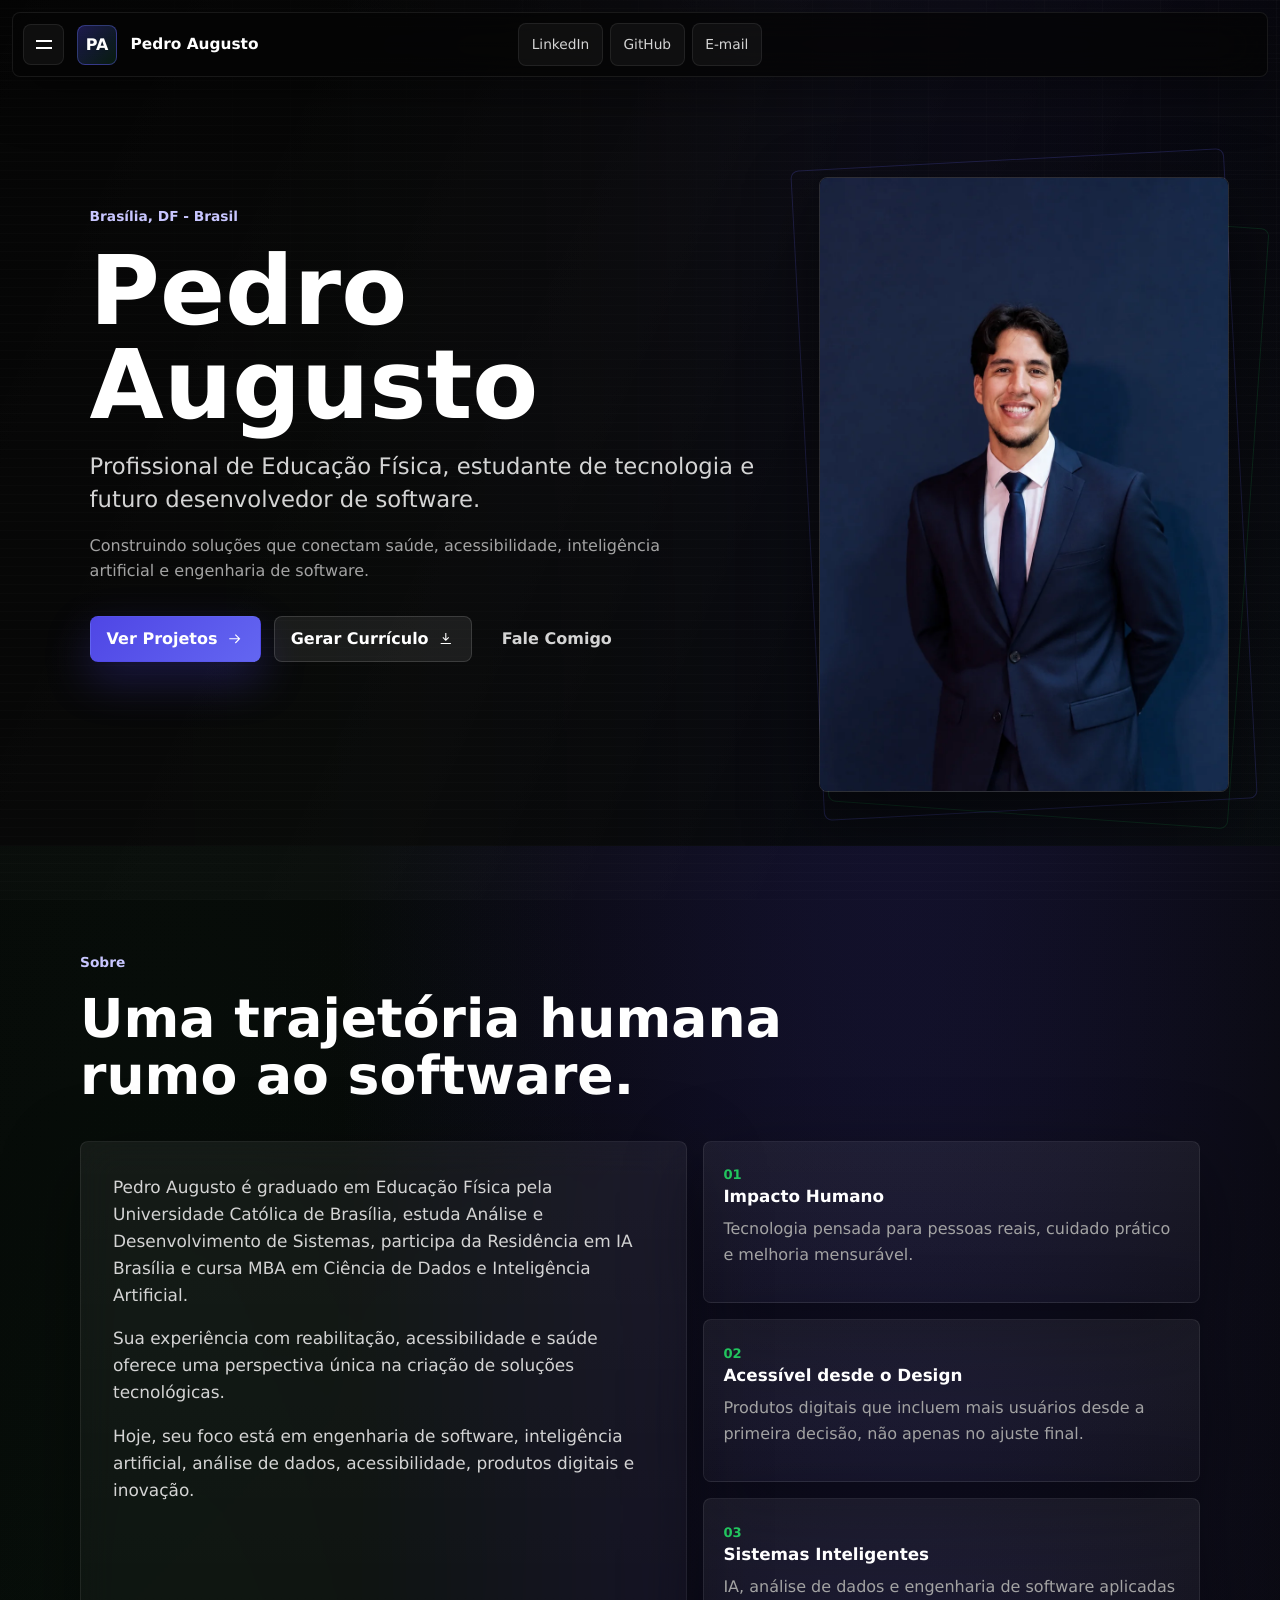
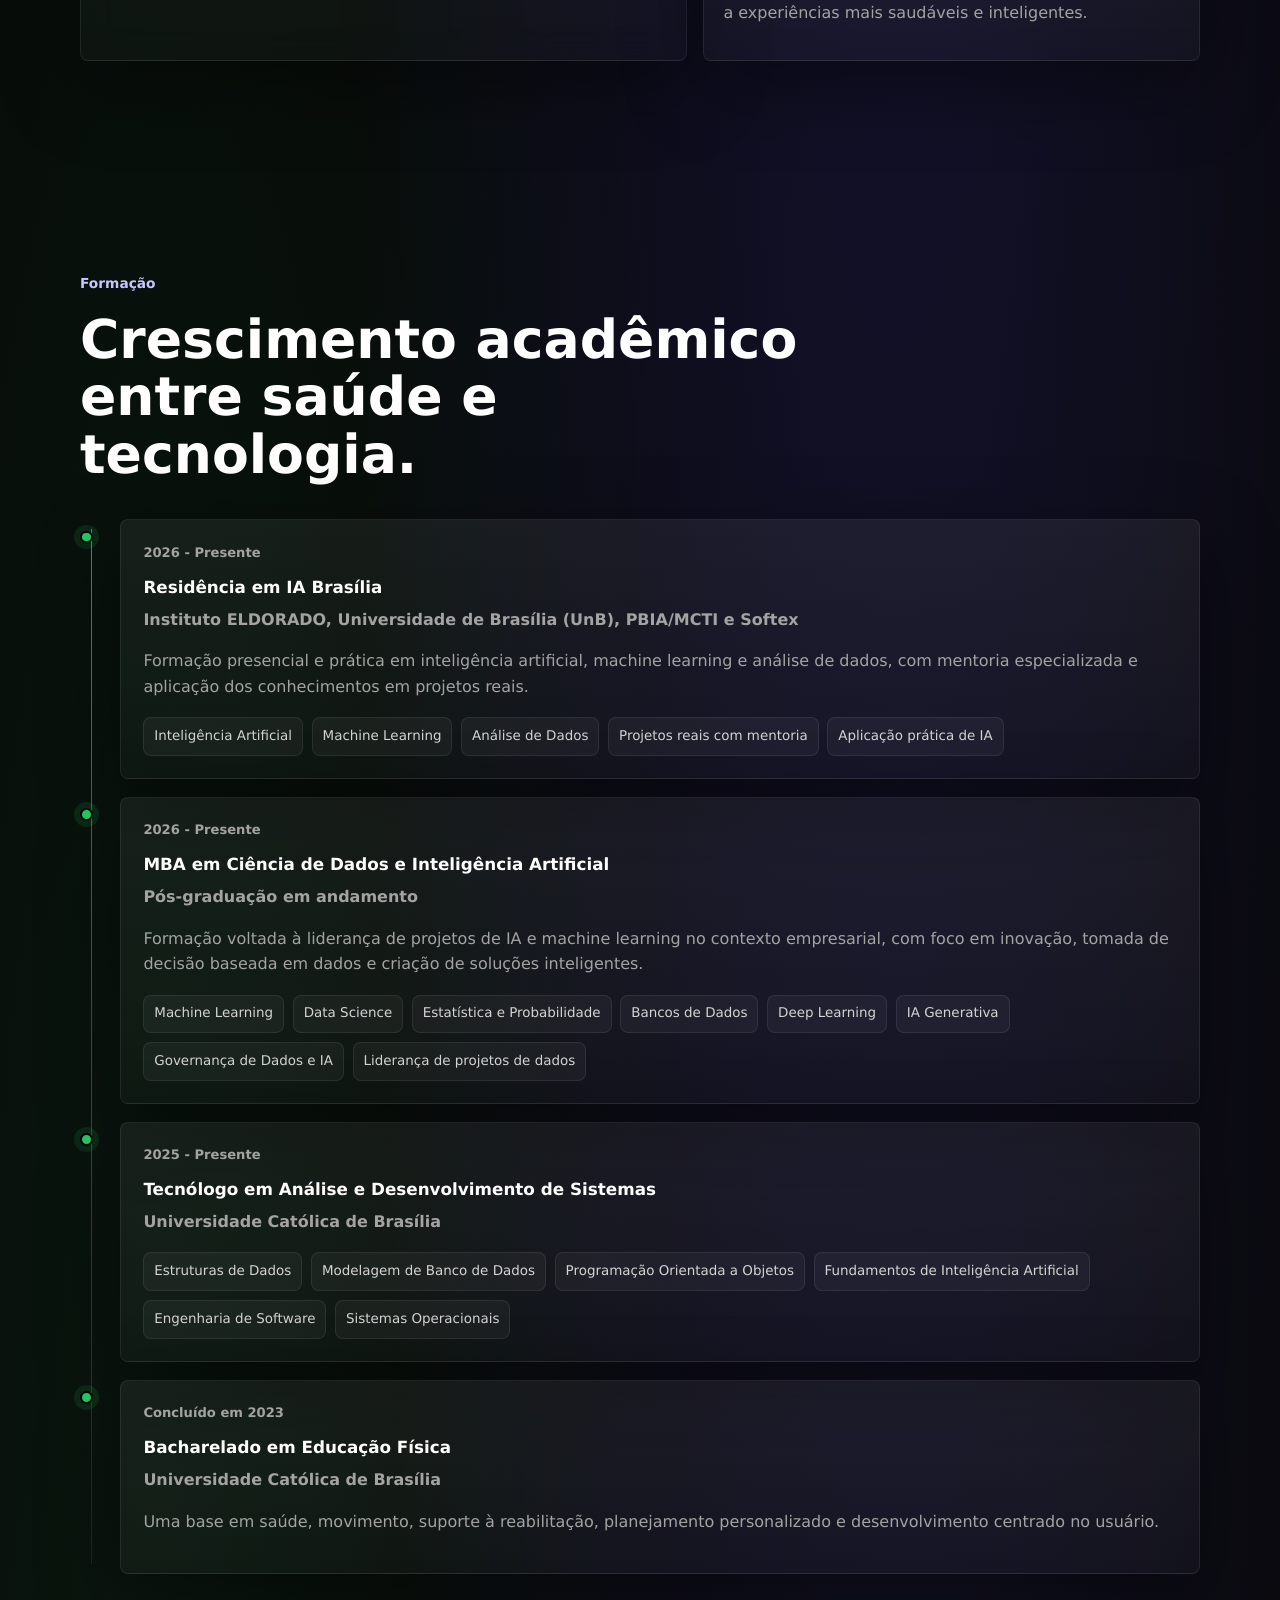
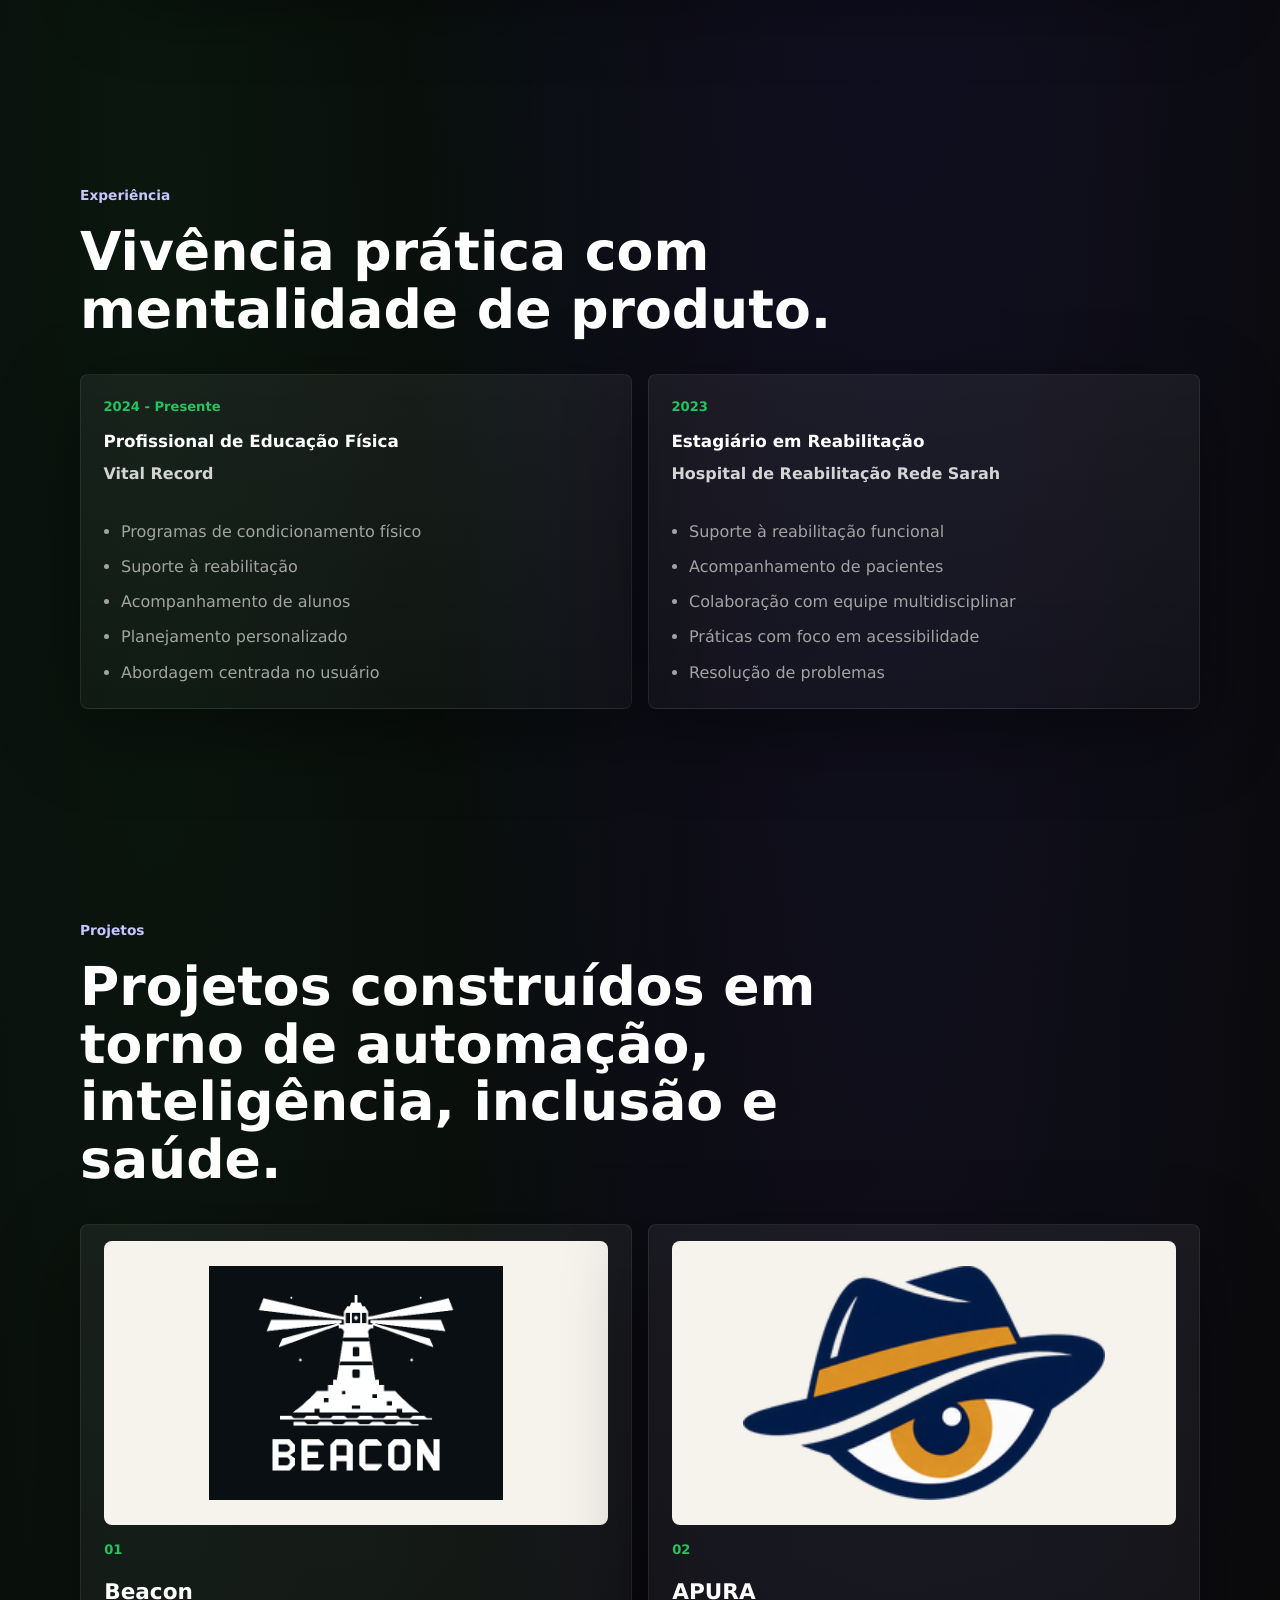
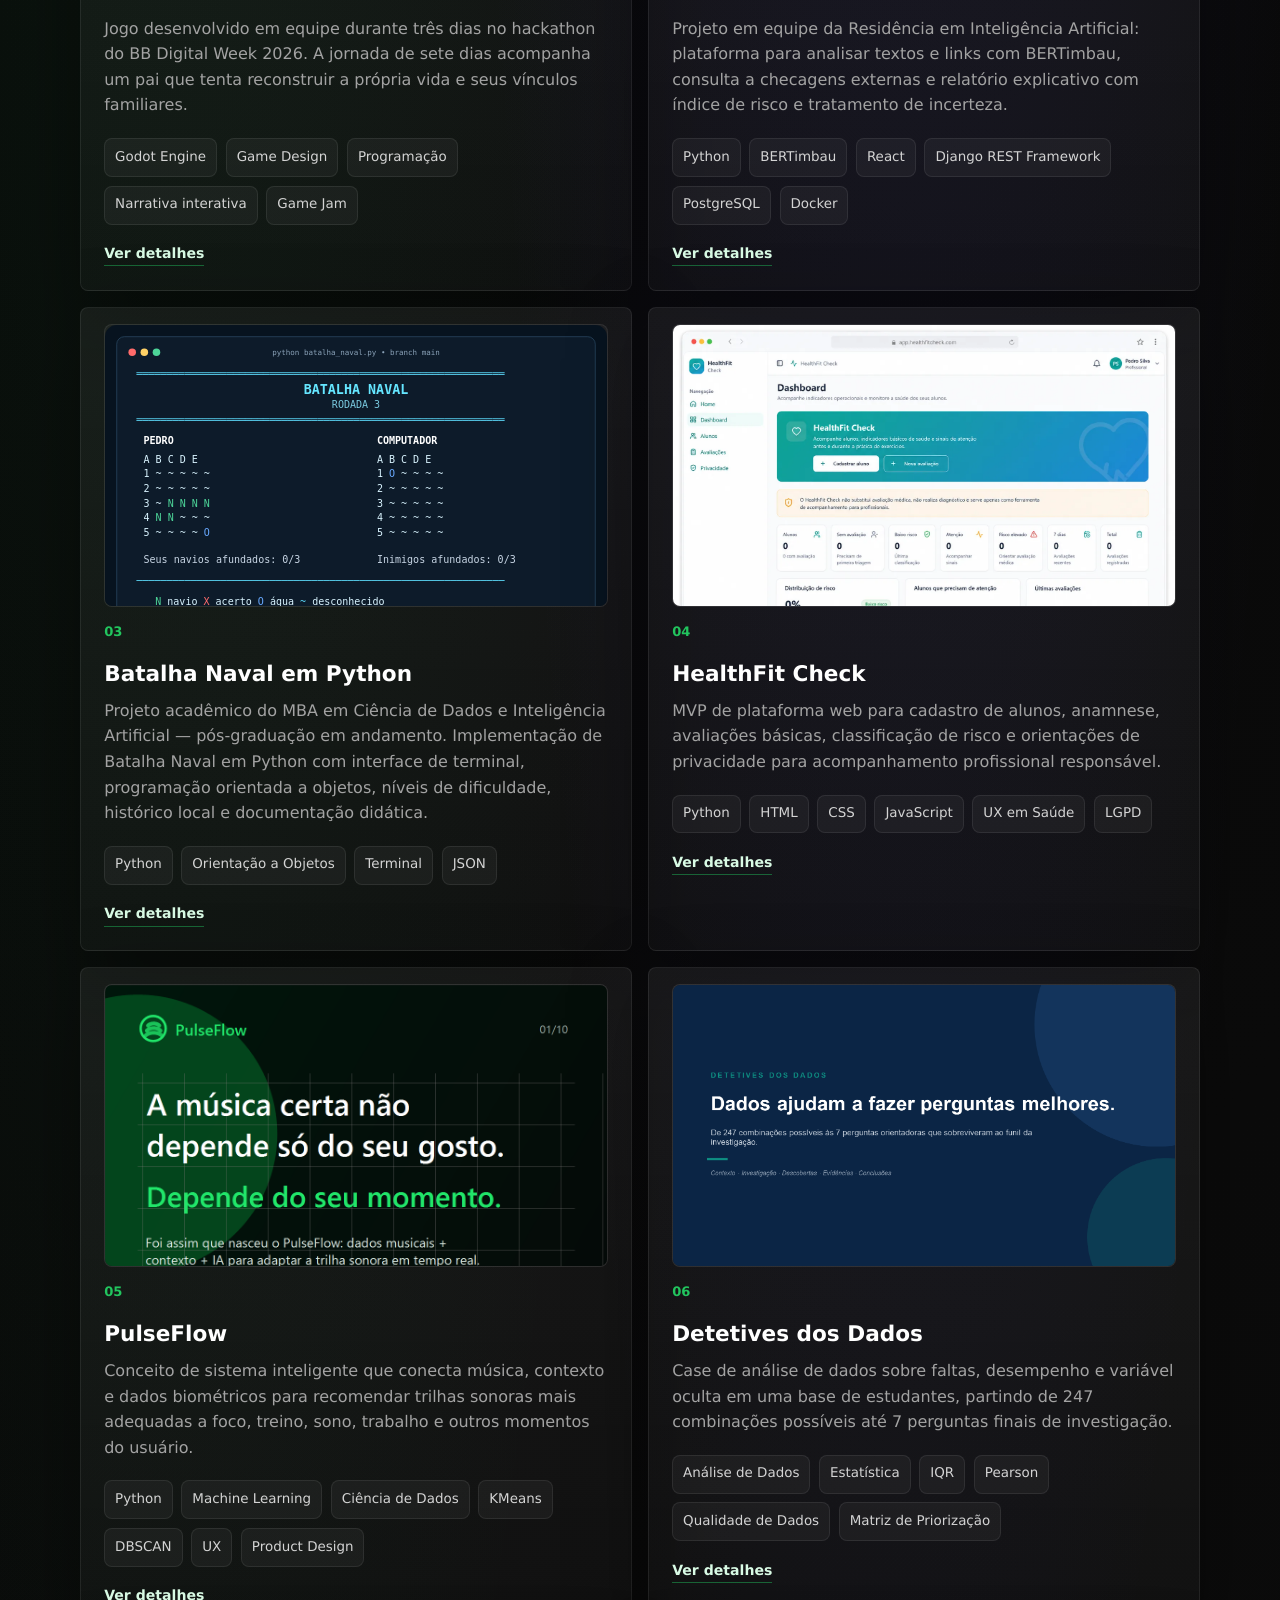
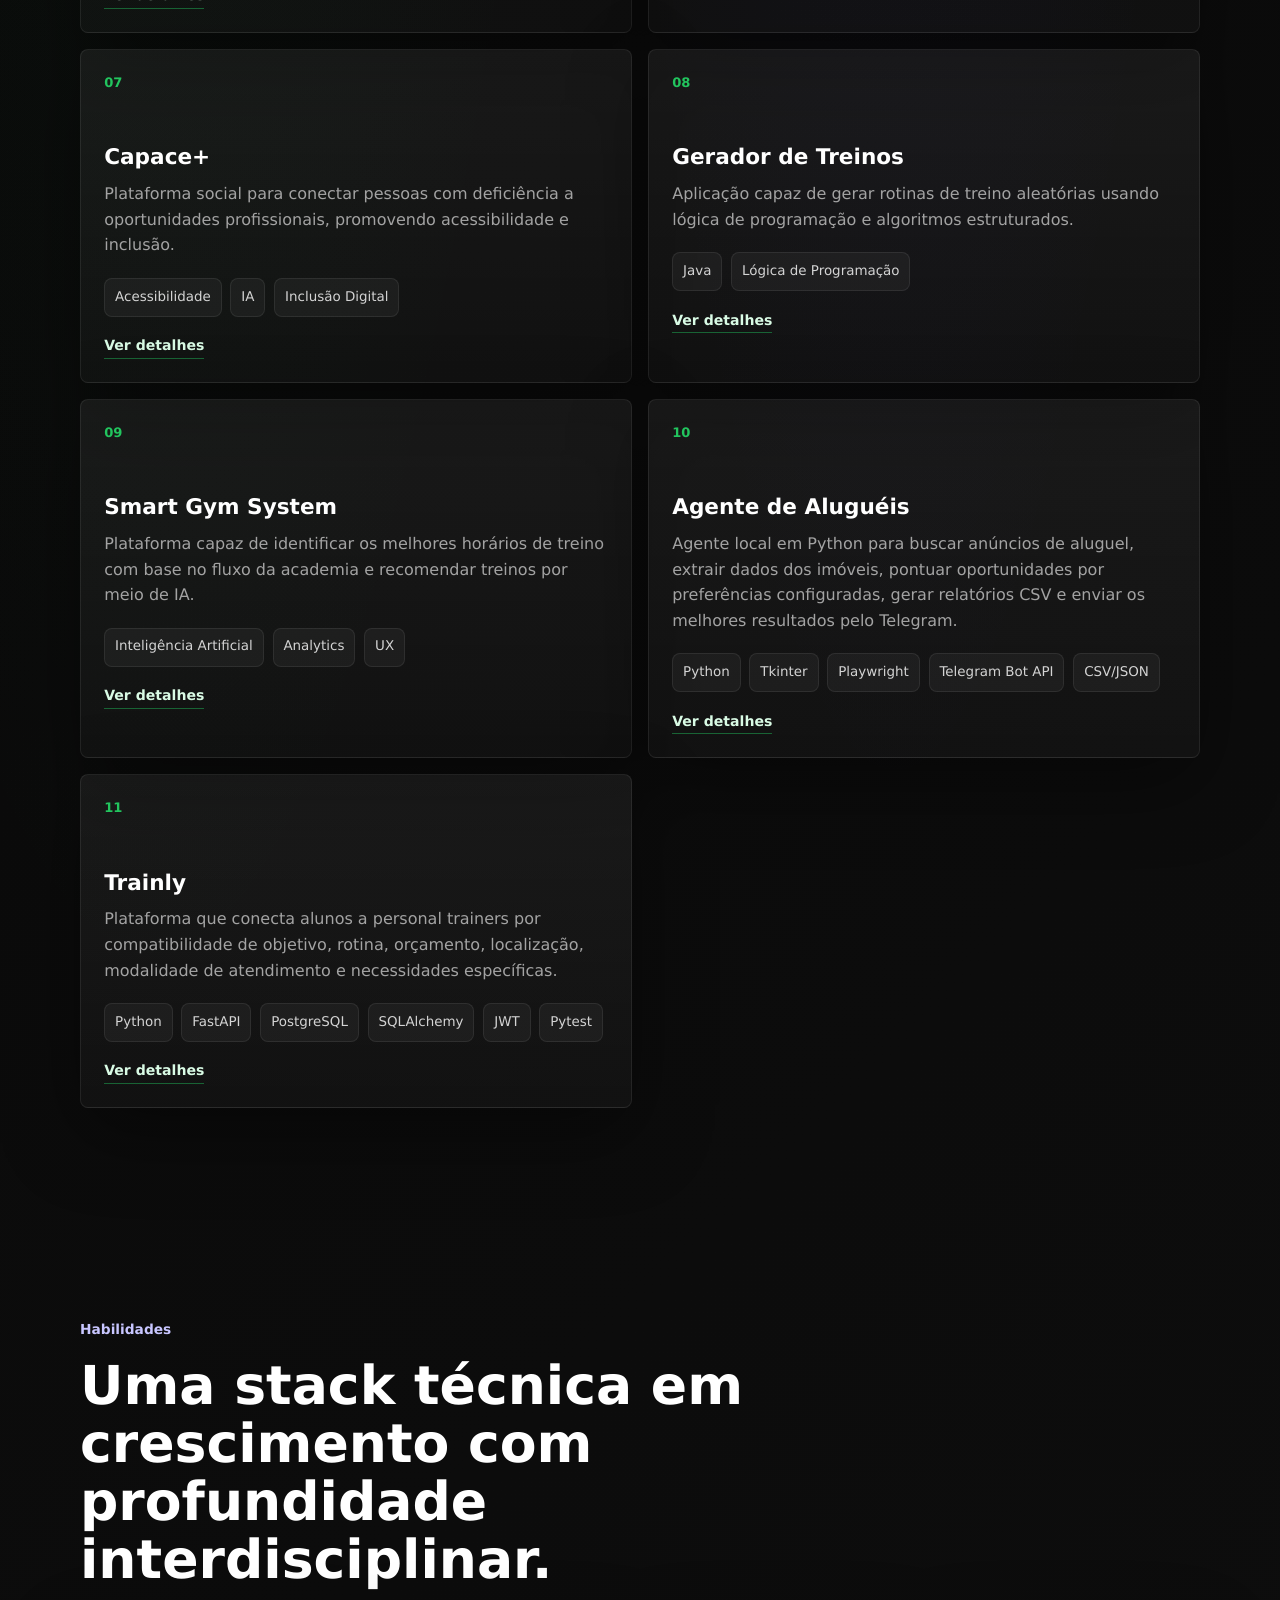
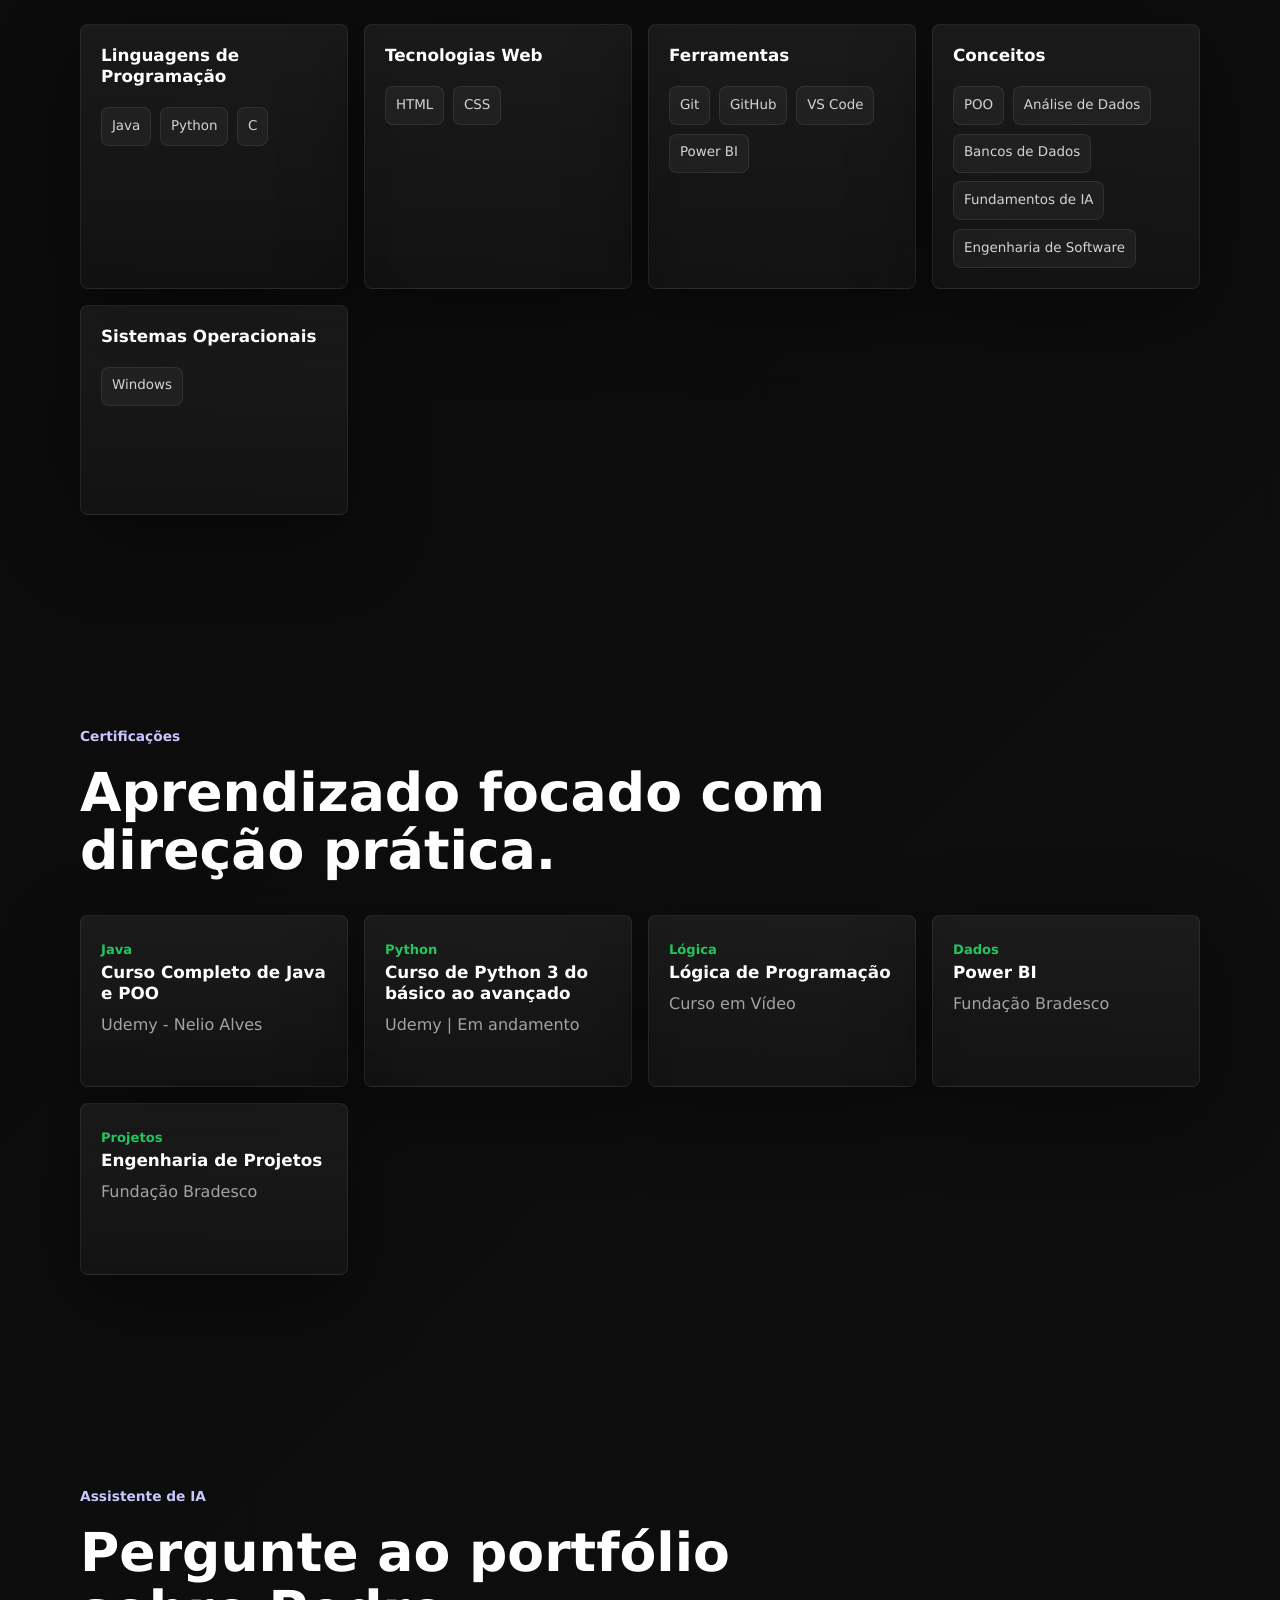
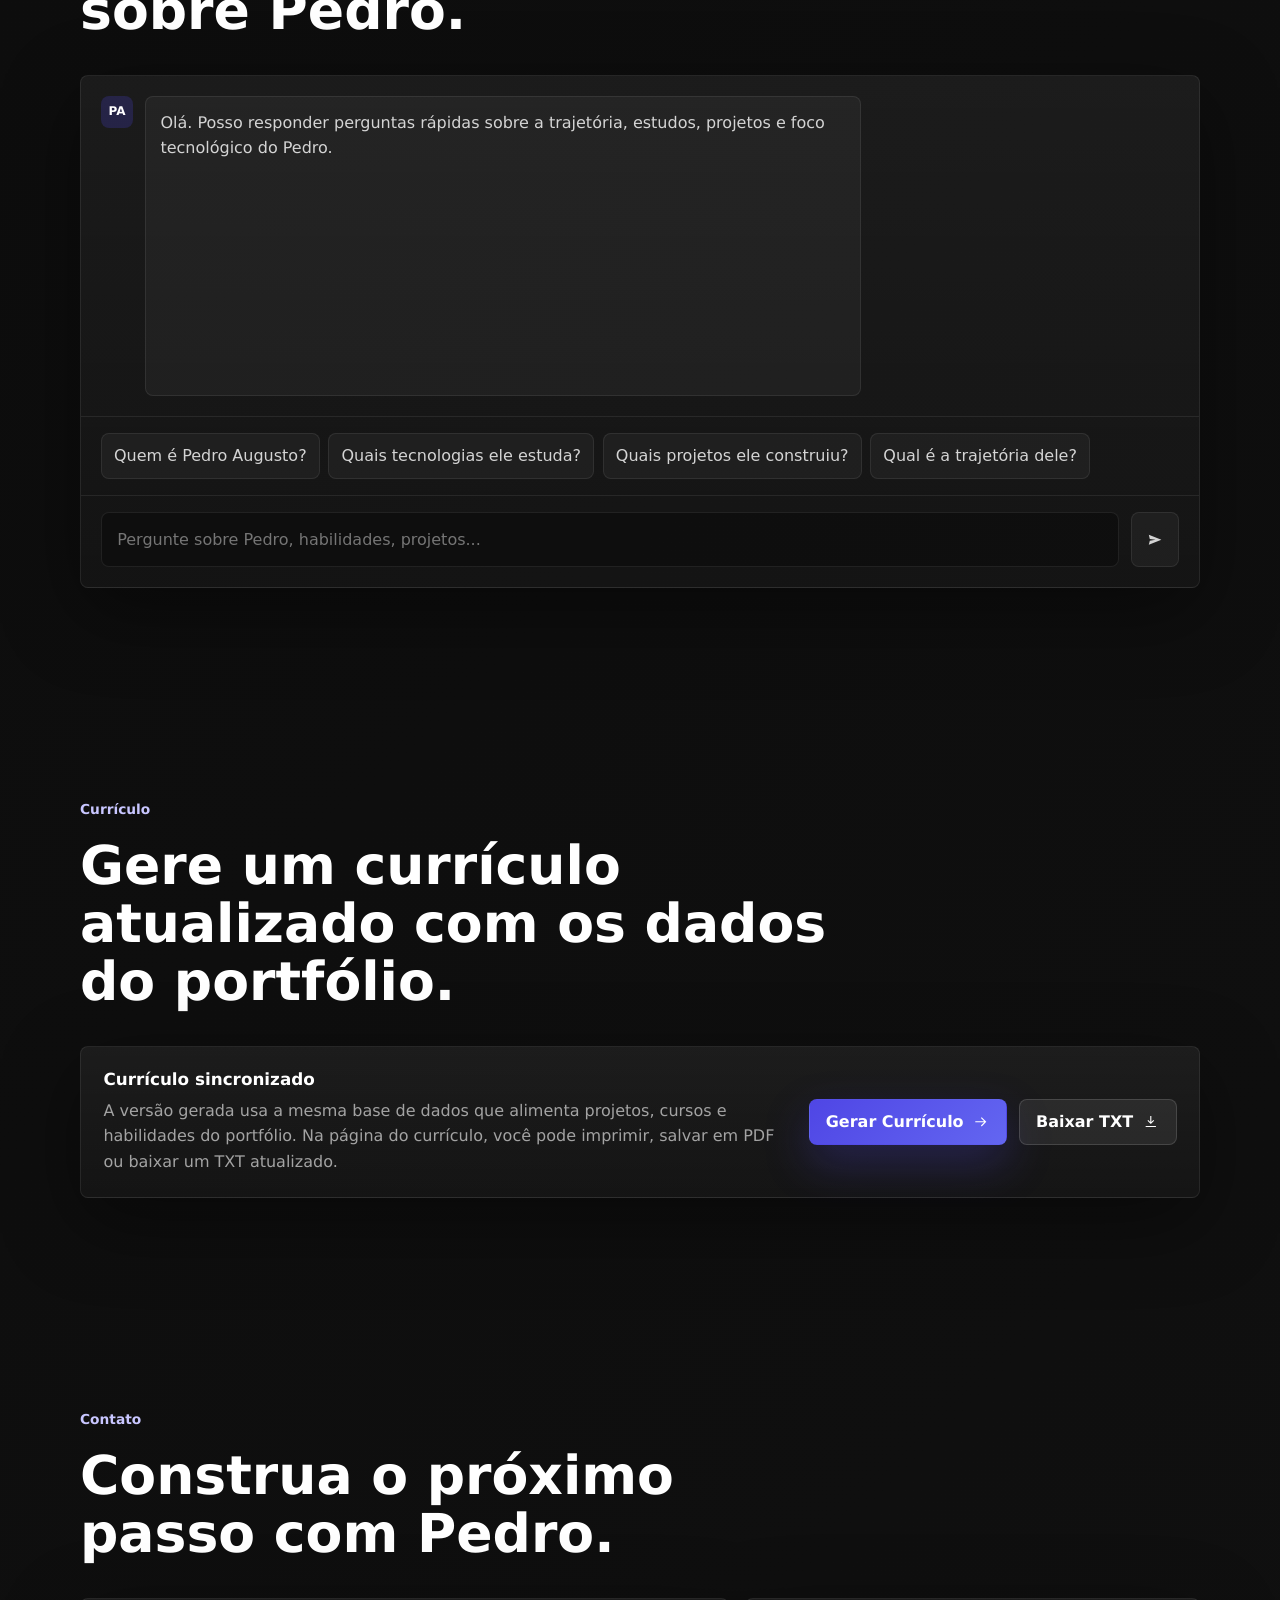
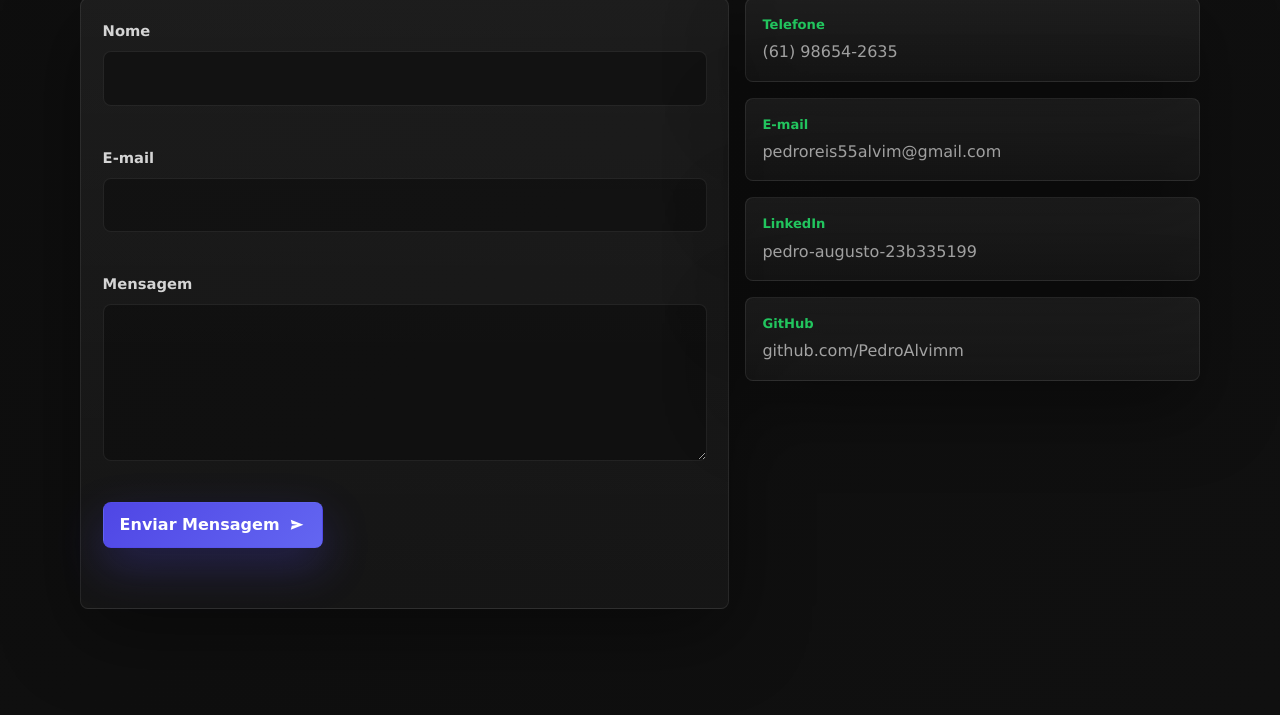
<file: index.html>
<!doctype html>
<html lang="pt-BR">
  <head>
    <meta charset="utf-8" />
    <meta name="viewport" content="width=device-width, initial-scale=1" />
    <title>Pedro Augusto | Software, IA, Acessibilidade e Tecnologia em Sa&uacute;de</title>
    <meta
      name="description"
      content="Pedro Augusto &eacute; profissional de Educa&ccedil;&atilde;o F&iacute;sica, estudante de An&aacute;lise e Desenvolvimento de Sistemas, futuro desenvolvedor de software, entusiasta de IA e defensor da acessibilidade."
    />
    <meta
      name="keywords"
      content="Pedro Augusto, Desenvolvedor de Software, Intelig&ecirc;ncia Artificial, Desenvolvedor Java, Desenvolvedor Python, Acessibilidade, Tecnologia em Sa&uacute;de, An&aacute;lise de Dados, Brasil"
    />
    <meta name="author" content="Pedro Augusto" />
    <meta name="theme-color" content="#050505" />
    <meta property="og:title" content="Pedro Augusto | Software, IA e Tecnologia em Sa&uacute;de" />
    <meta
      property="og:description"
      content="Um portf&oacute;lio premium focado em intelig&ecirc;ncia artificial, acessibilidade, engenharia de software e tecnologia em sa&uacute;de."
    />
    <meta property="og:type" content="website" />
    <meta property="og:image" content="assets/pedro-profile.jpg" />
    <meta name="twitter:card" content="summary_large_image" />
    <meta name="twitter:title" content="Pedro Augusto | Software, IA e Tecnologia em Sa&uacute;de" />
    <meta
      name="twitter:description"
      content="Profissional de Educa&ccedil;&atilde;o F&iacute;sica, estudante de tecnologia e futuro desenvolvedor de software criando produtos digitais centrados em pessoas."
    />
    <meta name="twitter:image" content="assets/pedro-profile.jpg" />
    <link rel="preload" href="assets/pedro-profile.webp" as="image" />
    <link rel="stylesheet" href="styles.css?v=20260907-formacoes-1" />
    <script type="application/ld+json">
      {
        "@context": "https://schema.org",
        "@type": "Person",
        "name": "Pedro Augusto",
        "telephone": "+55 61 98654-2635",
        "email": "mailto:pedroreis55alvim@gmail.com",
        "address": {
          "@type": "PostalAddress",
        "addressLocality": "Brasilia",
          "addressRegion": "DF",
        "addressCountry": "Brasil"
        },
        "url": "https://github.com/PedroAlvimm",
        "sameAs": [
          "https://www.linkedin.com/in/pedro-augusto-23b335199",
          "https://github.com/PedroAlvimm"
        ],
        "jobTitle": "Estudante de Tecnologia e Futuro Desenvolvedor de Software",
        "knowsAbout": [
          "Engenharia de Software",
          "Inteligencia Artificial",
          "Acessibilidade",
          "Tecnologia em Saude",
          "Java",
          "Python",
          "Analise de Dados"
        ]
      }
    </script>
  </head>
  <body>
    <a class="skip-link" href="#main">Pular para o conte&uacute;do</a>
    <div class="site-shell">
      <aside class="sidebar" id="sidebar-navigation" aria-label="Navega&ccedil;&atilde;o principal" aria-hidden="true">
        <a class="brand" href="#home" aria-label="In&iacute;cio de Pedro Augusto">
          <span class="brand-mark" aria-hidden="true">PA</span>
          <span>
            <strong>Pedro Augusto</strong>
            <small>Sa&uacute;de x Software</small>
          </span>
        </a>

        <nav class="nav-list" aria-label="Se&ccedil;&otilde;es do portf&oacute;lio">
          <a class="nav-link active" href="#home" data-nav="home">In&iacute;cio</a>
          <a class="nav-link" href="#about" data-nav="about">Sobre</a>
          <a class="nav-link" href="#education" data-nav="education">Forma&ccedil;&atilde;o</a>
          <a class="nav-link" href="#experience" data-nav="experience">Experi&ecirc;ncia</a>
          <a class="nav-link" href="#projects" data-nav="projects">Projetos</a>
          <a class="nav-link" href="#skills" data-nav="skills">Habilidades</a>
          <a class="nav-link" href="#certifications" data-nav="certifications">Certifica&ccedil;&otilde;es</a>
          <a class="nav-link" href="#resume" data-nav="resume">Curr&iacute;culo</a>
          <a class="nav-link" href="#contact" data-nav="contact">Contato</a>
        </nav>

        <div class="sidebar-footer">
          <div class="status-pill">
            <span aria-hidden="true"></span>
            Aberto a evoluir
          </div>
        </div>
      </aside>

      <header class="top-bar">
        <button class="menu-button" type="button" aria-label="Abrir navega&ccedil;&atilde;o lateral" aria-expanded="false" aria-controls="sidebar-navigation">
          <span></span>
          <span></span>
        </button>
        <a class="brand compact" href="#home" aria-label="In&iacute;cio de Pedro Augusto">
          <span class="brand-mark" aria-hidden="true">PA</span>
          <strong>Pedro Augusto</strong>
        </a>
        <nav class="top-socials" aria-label="Contato e redes sociais">
          <a href="https://www.linkedin.com/in/pedro-augusto-23b335199" target="_blank" rel="noreferrer">LinkedIn</a>
          <a href="https://github.com/PedroAlvimm" target="_blank" rel="noreferrer">GitHub</a>
          <a href="mailto:pedroreis55alvim@gmail.com">E-mail</a>
        </nav>
      </header>

      <main id="main">
        <section class="hero section" id="home" aria-labelledby="hero-title">
          <div class="hero-backdrop" aria-hidden="true"></div>
          <div class="hero-content reveal">
            <p class="eyebrow">Bras&iacute;lia, DF - Brasil</p>
            <h1 id="hero-title">Pedro Augusto</h1>
            <p class="hero-subtitle">Profissional de Educa&ccedil;&atilde;o F&iacute;sica, estudante de tecnologia e futuro desenvolvedor de software.</p>
            <p class="hero-copy">
              Construindo solu&ccedil;&otilde;es que conectam sa&uacute;de, acessibilidade, intelig&ecirc;ncia artificial e engenharia de software.
            </p>
            <div class="hero-actions" aria-label="A&ccedil;&otilde;es principais">
              <a class="button primary" href="#projects">
                Ver Projetos
                <svg viewBox="0 0 24 24" aria-hidden="true">
                  <path d="M13.25 5.75 19.5 12l-6.25 6.25-1.06-1.06 4.44-4.44H4.5v-1.5h12.13l-4.44-4.44 1.06-1.06Z" />
                </svg>
              </a>
              <a class="button secondary" href="curriculo.html">
                Gerar Curr&iacute;culo
                <svg viewBox="0 0 24 24" aria-hidden="true">
                  <path d="M12.75 4v8.19l2.72-2.72 1.06 1.06L12 15.06l-4.53-4.53 1.06-1.06 2.72 2.72V4h1.5ZM5 17.75h14v1.5H5v-1.5Z" />
                </svg>
              </a>
              <a class="button ghost" href="#contact">Fale Comigo</a>
            </div>
          </div>

          <figure class="hero-portrait reveal" aria-label="Foto profissional de Pedro Augusto">
            <img
              src="assets/pedro-profile.webp"
              width="920"
              height="1380"
              alt="Foto profissional de Pedro Augusto"
              fetchpriority="high"
            />
          </figure>
        </section>

        <section class="section about-section" id="about" aria-labelledby="about-title">
          <div class="section-heading reveal">
            <p class="eyebrow">Sobre</p>
            <h2 id="about-title">Uma trajet&oacute;ria humana rumo ao software.</h2>
          </div>
          <div class="about-layout">
            <div class="about-card reveal">
              <p>
                Pedro Augusto &eacute; graduado em Educa&ccedil;&atilde;o F&iacute;sica pela Universidade Cat&oacute;lica de Bras&iacute;lia, estuda An&aacute;lise e Desenvolvimento de Sistemas, participa da Resid&ecirc;ncia em IA Bras&iacute;lia e cursa MBA em Ci&ecirc;ncia de Dados e Intelig&ecirc;ncia Artificial.
              </p>
              <p>
                Sua experi&ecirc;ncia com reabilita&ccedil;&atilde;o, acessibilidade e sa&uacute;de oferece uma perspectiva &uacute;nica na cria&ccedil;&atilde;o de solu&ccedil;&otilde;es tecnol&oacute;gicas.
              </p>
              <p>
                Hoje, seu foco est&aacute; em engenharia de software, intelig&ecirc;ncia artificial, an&aacute;lise de dados, acessibilidade, produtos digitais e inova&ccedil;&atilde;o.
              </p>
            </div>
            <div class="principles reveal" aria-label="Princ&iacute;pios da marca pessoal">
              <article>
                <span>01</span>
                <h3>Impacto Humano</h3>
                <p>Tecnologia pensada para pessoas reais, cuidado pr&aacute;tico e melhoria mensur&aacute;vel.</p>
              </article>
              <article>
                <span>02</span>
                <h3>Acess&iacute;vel desde o Design</h3>
                <p>Produtos digitais que incluem mais usu&aacute;rios desde a primeira decis&atilde;o, n&atilde;o apenas no ajuste final.</p>
              </article>
              <article>
                <span>03</span>
                <h3>Sistemas Inteligentes</h3>
                <p>IA, an&aacute;lise de dados e engenharia de software aplicadas a experi&ecirc;ncias mais saud&aacute;veis e inteligentes.</p>
              </article>
            </div>
          </div>
        </section>

        <section class="section" id="education" aria-labelledby="education-title">
          <div class="section-heading reveal">
            <p class="eyebrow">Forma&ccedil;&atilde;o</p>
            <h2 id="education-title">Crescimento acad&ecirc;mico entre sa&uacute;de e tecnologia.</h2>
          </div>
          <div class="timeline">
            <article class="timeline-item reveal">
              <div class="timeline-dot" aria-hidden="true"></div>
              <div class="timeline-card">
                <p class="timeline-meta">2026 - Presente</p>
                <h3>Resid&ecirc;ncia em IA Bras&iacute;lia</h3>
                <p class="institution">Instituto ELDORADO, Universidade de Bras&iacute;lia (UnB), PBIA/MCTI e Softex</p>
                <p>
                  Forma&ccedil;&atilde;o presencial e pr&aacute;tica em intelig&ecirc;ncia artificial, machine learning e an&aacute;lise de dados, com mentoria especializada e aplica&ccedil;&atilde;o dos conhecimentos em projetos reais.
                </p>
                <ul class="subject-grid">
                  <li>Intelig&ecirc;ncia Artificial</li>
                  <li>Machine Learning</li>
                  <li>An&aacute;lise de Dados</li>
                  <li>Projetos reais com mentoria</li>
                  <li>Aplica&ccedil;&atilde;o pr&aacute;tica de IA</li>
                </ul>
              </div>
            </article>
            <article class="timeline-item reveal">
              <div class="timeline-dot" aria-hidden="true"></div>
              <div class="timeline-card">
                <p class="timeline-meta">2026 - Presente</p>
                <h3>MBA em Ci&ecirc;ncia de Dados e Intelig&ecirc;ncia Artificial</h3>
                <p class="institution">P&oacute;s-gradua&ccedil;&atilde;o em andamento</p>
                <p>
                  Forma&ccedil;&atilde;o voltada &agrave; lideran&ccedil;a de projetos de IA e machine learning no contexto empresarial, com foco em inova&ccedil;&atilde;o, tomada de decis&atilde;o baseada em dados e cria&ccedil;&atilde;o de solu&ccedil;&otilde;es inteligentes.
                </p>
                <ul class="subject-grid">
                  <li>Machine Learning</li>
                  <li>Data Science</li>
                  <li>Estat&iacute;stica e Probabilidade</li>
                  <li>Bancos de Dados</li>
                  <li>Deep Learning</li>
                  <li>IA Generativa</li>
                  <li>Governan&ccedil;a de Dados e IA</li>
                  <li>Lideran&ccedil;a de projetos de dados</li>
                </ul>
              </div>
            </article>
            <article class="timeline-item reveal">
              <div class="timeline-dot" aria-hidden="true"></div>
              <div class="timeline-card">
                <p class="timeline-meta">2025 - Presente</p>
                <h3>Tecn&oacute;logo em An&aacute;lise e Desenvolvimento de Sistemas</h3>
                <p class="institution">Universidade Cat&oacute;lica de Bras&iacute;lia</p>
                <ul class="subject-grid">
                  <li>Estruturas de Dados</li>
                  <li>Modelagem de Banco de Dados</li>
                  <li>Programa&ccedil;&atilde;o Orientada a Objetos</li>
                  <li>Fundamentos de Intelig&ecirc;ncia Artificial</li>
                  <li>Engenharia de Software</li>
                  <li>Sistemas Operacionais</li>
                </ul>
              </div>
            </article>
            <article class="timeline-item reveal">
              <div class="timeline-dot" aria-hidden="true"></div>
              <div class="timeline-card">
                <p class="timeline-meta">Conclu&iacute;do em 2023</p>
                <h3>Bacharelado em Educa&ccedil;&atilde;o F&iacute;sica</h3>
                <p class="institution">Universidade Cat&oacute;lica de Bras&iacute;lia</p>
                <p>
                  Uma base em sa&uacute;de, movimento, suporte &agrave; reabilita&ccedil;&atilde;o, planejamento personalizado e desenvolvimento centrado no usu&aacute;rio.
                </p>
              </div>
            </article>
          </div>
        </section>

        <section class="section" id="experience" aria-labelledby="experience-title">
          <div class="section-heading reveal">
            <p class="eyebrow">Experi&ecirc;ncia</p>
            <h2 id="experience-title">Viv&ecirc;ncia pr&aacute;tica com mentalidade de produto.</h2>
          </div>
          <div class="experience-grid">
            <article class="experience-card reveal">
              <div>
                <p class="timeline-meta">2024 - Presente</p>
                <h3>Profissional de Educa&ccedil;&atilde;o F&iacute;sica</h3>
                <p class="institution">Vital Record</p>
              </div>
              <ul>
                <li>Programas de condicionamento f&iacute;sico</li>
                <li>Suporte &agrave; reabilita&ccedil;&atilde;o</li>
                <li>Acompanhamento de alunos</li>
                <li>Planejamento personalizado</li>
                <li>Abordagem centrada no usu&aacute;rio</li>
              </ul>
            </article>
            <article class="experience-card reveal">
              <div>
                <p class="timeline-meta">2023</p>
                <h3>Estagi&aacute;rio em Reabilita&ccedil;&atilde;o</h3>
                <p class="institution">Hospital de Reabilita&ccedil;&atilde;o Rede Sarah</p>
              </div>
              <ul>
                <li>Suporte &agrave; reabilita&ccedil;&atilde;o funcional</li>
                <li>Acompanhamento de pacientes</li>
                <li>Colabora&ccedil;&atilde;o com equipe multidisciplinar</li>
                <li>Pr&aacute;ticas com foco em acessibilidade</li>
                <li>Resolu&ccedil;&atilde;o de problemas</li>
              </ul>
            </article>
          </div>
        </section>

        <section class="section projects-section" id="projects" aria-labelledby="projects-title">
          <div class="section-heading reveal">
            <p class="eyebrow">Projetos</p>
            <h2 id="projects-title">Projetos constru&iacute;dos em torno de automa&ccedil;&atilde;o, intelig&ecirc;ncia, inclus&atilde;o e sa&uacute;de.</h2>
          </div>
          <div class="projects-grid" data-render="projects"></div>
        </section>

        <section class="section" id="skills" aria-labelledby="skills-title">
          <div class="section-heading reveal">
            <p class="eyebrow">Habilidades</p>
            <h2 id="skills-title">Uma stack t&eacute;cnica em crescimento com profundidade interdisciplinar.</h2>
          </div>
          <div class="skills-grid" data-render="skills"></div>
        </section>

        <section class="section" id="certifications" aria-labelledby="certifications-title">
          <div class="section-heading reveal">
            <p class="eyebrow">Certifica&ccedil;&otilde;es</p>
            <h2 id="certifications-title">Aprendizado focado com dire&ccedil;&atilde;o pr&aacute;tica.</h2>
          </div>
          <div class="cert-grid" data-render="certifications"></div>
        </section>

        <section class="section ai-section" id="assistant" aria-labelledby="assistant-title">
          <div class="section-heading reveal">
            <p class="eyebrow">Assistente de IA</p>
            <h2 id="assistant-title">Pergunte ao portf&oacute;lio sobre Pedro.</h2>
          </div>
          <div class="assistant-shell reveal">
            <div class="chat-window" id="chat-window" aria-live="polite">
              <article class="chat-message bot">
                <span>PA</span>
                <p>Ol&aacute;. Posso responder perguntas r&aacute;pidas sobre a trajet&oacute;ria, estudos, projetos e foco tecnol&oacute;gico do Pedro.</p>
              </article>
            </div>
            <div class="prompt-row" aria-label="Perguntas de exemplo">
              <button type="button" data-question="Quem &eacute; Pedro Augusto?">Quem &eacute; Pedro Augusto?</button>
              <button type="button" data-question="Quais tecnologias ele estuda?">Quais tecnologias ele estuda?</button>
              <button type="button" data-question="Quais projetos ele construiu?">Quais projetos ele construiu?</button>
              <button type="button" data-question="Qual &eacute; a trajet&oacute;ria dele?">Qual &eacute; a trajet&oacute;ria dele?</button>
            </div>
            <form class="chat-form" id="chat-form">
              <label for="chat-input" class="sr-only">Pergunte algo sobre Pedro</label>
              <input id="chat-input" name="question" type="text" placeholder="Pergunte sobre Pedro, habilidades, projetos..." autocomplete="off" />
              <button type="submit" aria-label="Enviar pergunta">
                <svg viewBox="0 0 24 24" aria-hidden="true">
                  <path d="M3.8 5.2 21 12 3.8 18.8l1.38-5.55L13 12 5.18 10.75 3.8 5.2Z" />
                </svg>
              </button>
            </form>
          </div>
        </section>

        <section class="section resume-section" id="resume" aria-labelledby="resume-title">
          <div class="section-heading reveal">
            <p class="eyebrow">Curr&iacute;culo</p>
            <h2 id="resume-title">Gere um curr&iacute;culo atualizado com os dados do portf&oacute;lio.</h2>
          </div>
          <div class="resume-panel reveal">
            <div>
              <h3>Curr&iacute;culo sincronizado</h3>
              <p>
                A vers&atilde;o gerada usa a mesma base de dados que alimenta projetos, cursos e habilidades do portf&oacute;lio. Na p&aacute;gina do curr&iacute;culo, voc&ecirc; pode imprimir, salvar em PDF ou baixar um TXT atualizado.
              </p>
            </div>
            <div class="resume-actions" aria-label="A&ccedil;&otilde;es do curr&iacute;culo">
              <a class="button primary" href="curriculo.html">
                Gerar Curr&iacute;culo
                <svg viewBox="0 0 24 24" aria-hidden="true">
                  <path d="M13.25 5.75 19.5 12l-6.25 6.25-1.06-1.06 4.44-4.44H4.5v-1.5h12.13l-4.44-4.44 1.06-1.06Z" />
                </svg>
              </a>
              <a class="button secondary" href="assets/pedro-augusto-curriculo.txt" download>
                Baixar TXT
                <svg viewBox="0 0 24 24" aria-hidden="true">
                  <path d="M12.75 4v8.19l2.72-2.72 1.06 1.06L12 15.06l-4.53-4.53 1.06-1.06 2.72 2.72V4h1.5ZM5 17.75h14v1.5H5v-1.5Z" />
                </svg>
              </a>
            </div>
          </div>
        </section>

        <section class="section contact-section" id="contact" aria-labelledby="contact-title">
          <div class="section-heading reveal">
            <p class="eyebrow">Contato</p>
            <h2 id="contact-title">Construa o pr&oacute;ximo passo com Pedro.</h2>
          </div>
          <div class="contact-layout">
            <form class="contact-form reveal" id="contact-form" novalidate>
              <div class="field">
                <label for="name">Nome</label>
                <input id="name" name="name" type="text" autocomplete="name" required />
                <small class="form-error" id="name-error"></small>
              </div>
              <div class="field">
                <label for="email">E-mail</label>
                <input id="email" name="email" type="email" autocomplete="email" required />
                <small class="form-error" id="email-error"></small>
              </div>
              <div class="field">
                <label for="message">Mensagem</label>
                <textarea id="message" name="message" rows="5" required></textarea>
                <small class="form-error" id="message-error"></small>
              </div>
              <button class="button primary form-submit" type="submit">
                <span>Enviar Mensagem</span>
                <svg viewBox="0 0 24 24" aria-hidden="true">
                  <path d="M3.8 5.2 21 12 3.8 18.8l1.38-5.55L13 12 5.18 10.75 3.8 5.2Z" />
                </svg>
              </button>
              <p class="form-status" id="form-status" role="status" aria-live="polite"></p>
            </form>
            <div class="contact-methods reveal">
              <a href="tel:+5561986542635">
                <span>Telefone</span>
                (61) 98654-2635
              </a>
              <a href="mailto:pedroreis55alvim@gmail.com">
                <span>E-mail</span>
                pedroreis55alvim@gmail.com
              </a>
              <a href="https://www.linkedin.com/in/pedro-augusto-23b335199" target="_blank" rel="noreferrer">
                <span>LinkedIn</span>
                pedro-augusto-23b335199
              </a>
              <a href="https://github.com/PedroAlvimm" target="_blank" rel="noreferrer">
                <span>GitHub</span>
                github.com/PedroAlvimm
              </a>
            </div>
          </div>
        </section>
      </main>
    </div>
    <script src="assets/portfolio-data.js?v=20260907-formacoes-1"></script>
    <script src="script.js?v=20261031-beacon-3" defer></script>
  </body>
</html>
</file>
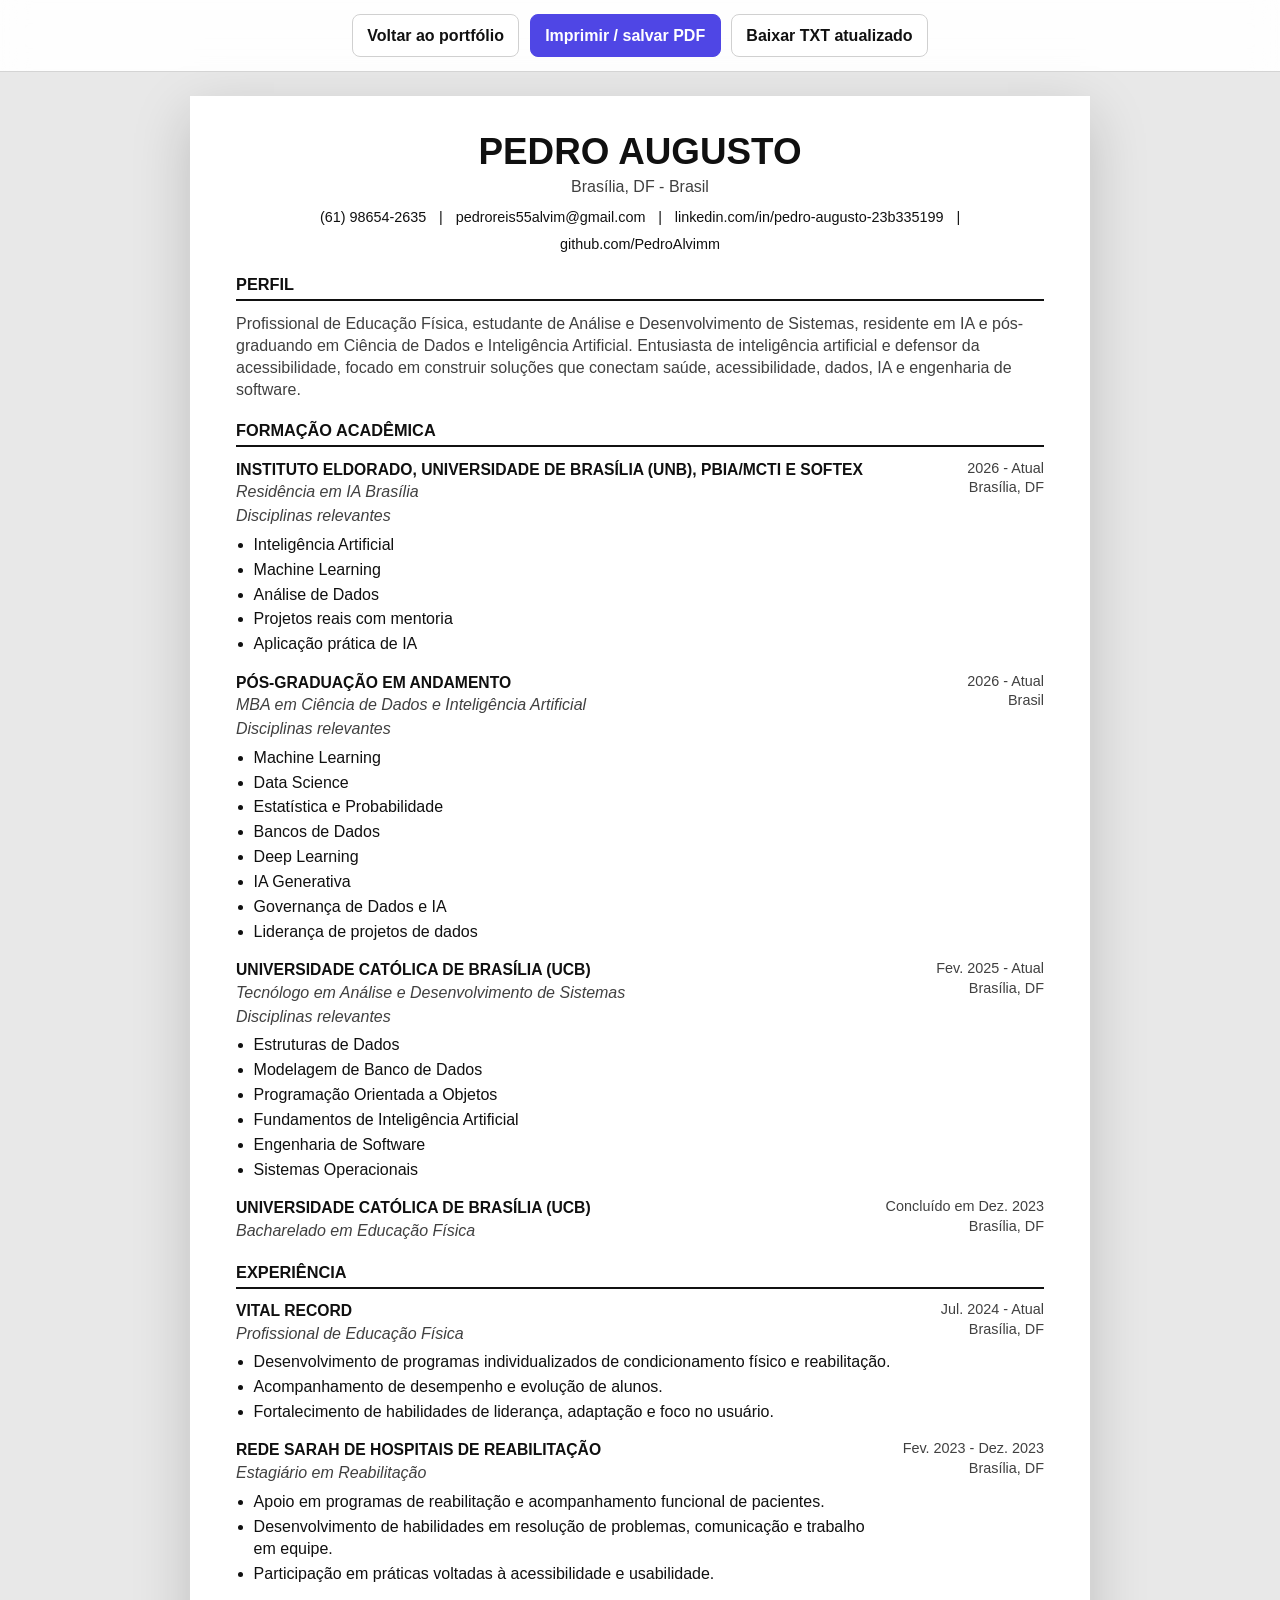
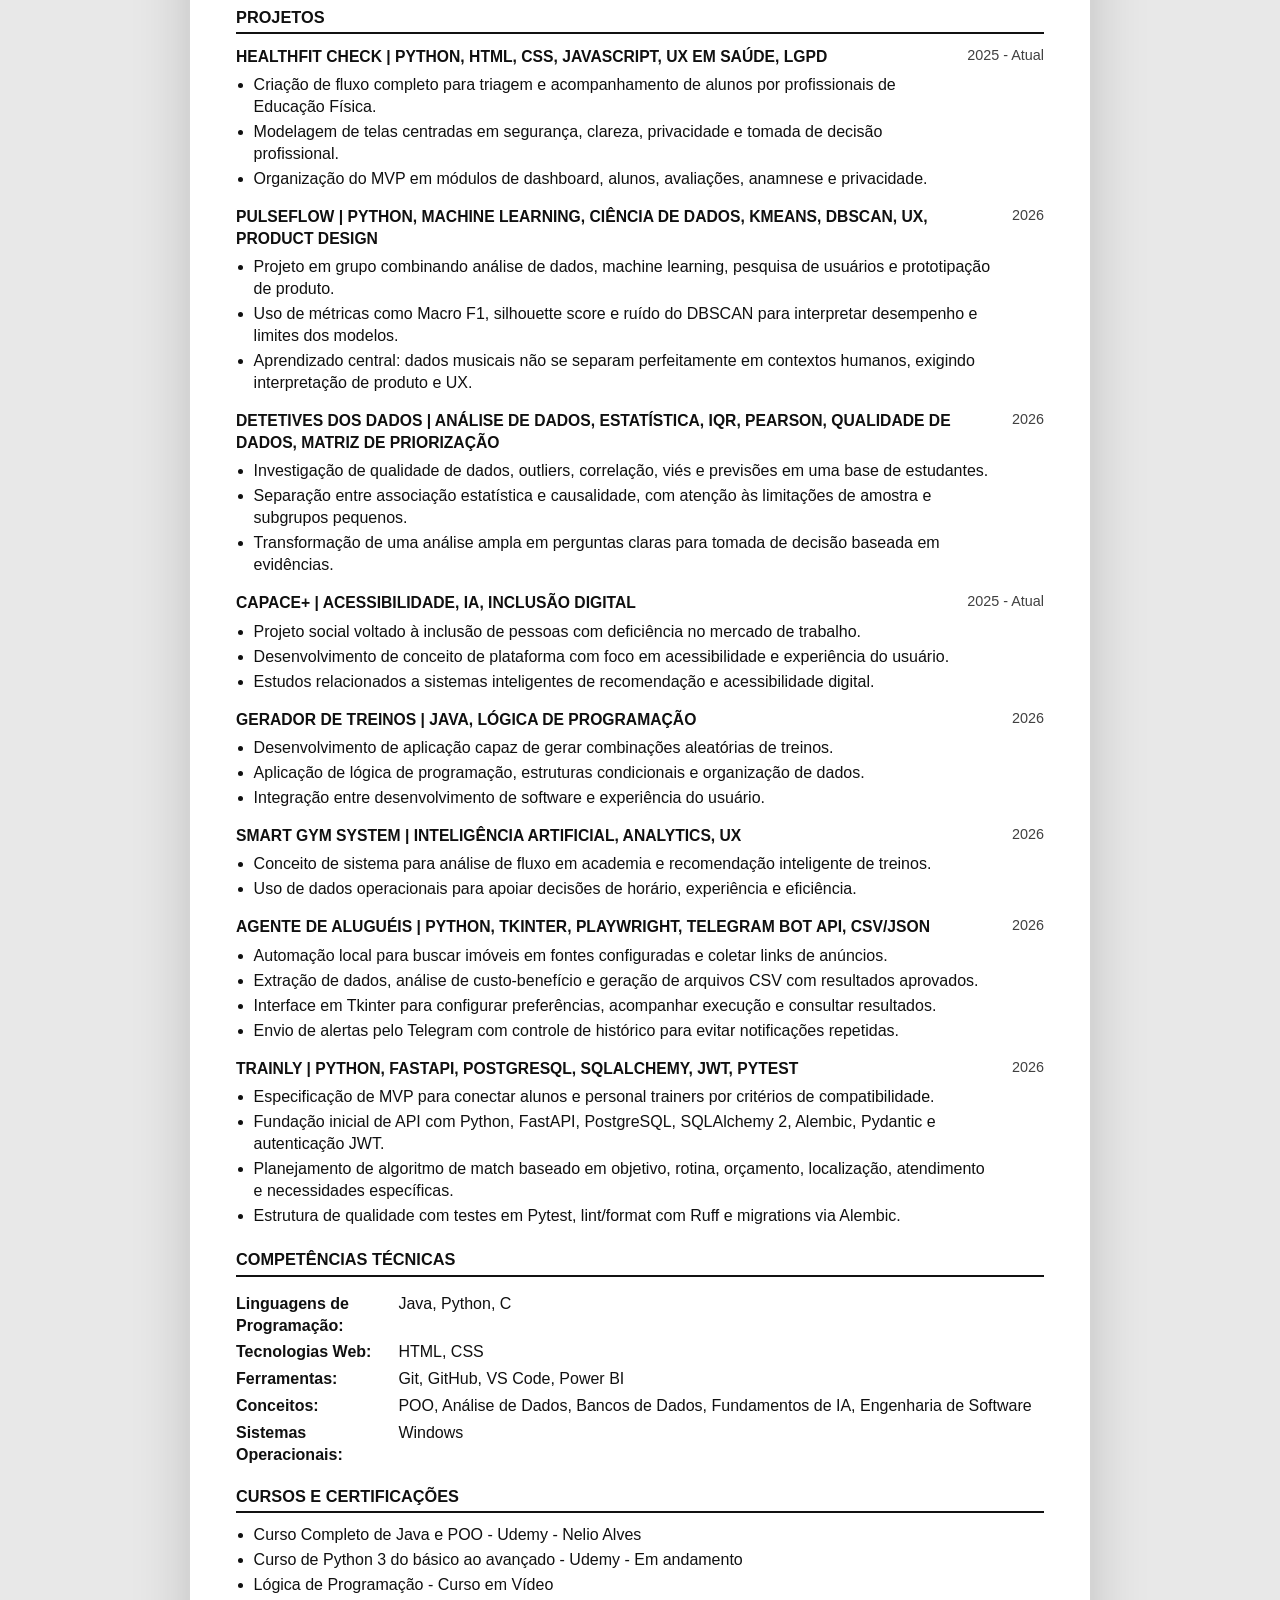
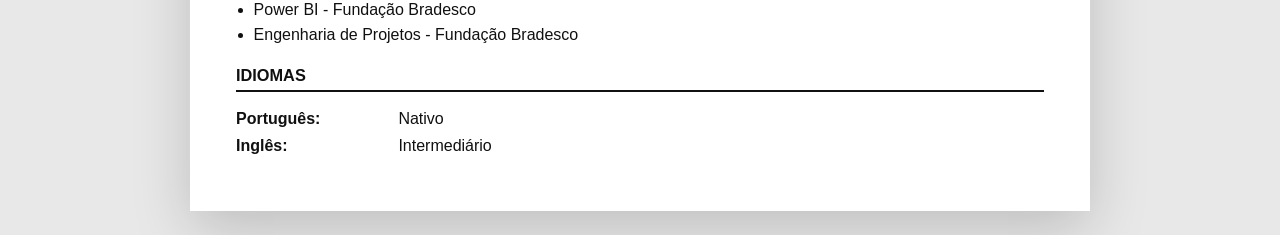
<file: curriculo.html>
<!doctype html>
<html lang="pt-BR">
  <head>
    <meta charset="utf-8" />
    <meta name="viewport" content="width=device-width, initial-scale=1" />
    <title>Curr&iacute;culo | Pedro Augusto</title>
    <meta
      name="description"
      content="Curr&iacute;culo atualizado de Pedro Augusto, gerado a partir dos dados do portf&oacute;lio."
    />
    <style>
      :root {
        color-scheme: light;
        --ink: #101010;
        --muted: #404040;
        --line: #111111;
        --soft: #f5f5f5;
        --accent: #4f46e5;
      }

      * {
        box-sizing: border-box;
      }

      body {
        margin: 0;
        background: #e8e8e8;
        color: var(--ink);
        font-family: Arial, Helvetica, sans-serif;
        line-height: 1.38;
      }

      a {
        color: inherit;
      }

      .toolbar {
        position: sticky;
        top: 0;
        z-index: 10;
        display: flex;
        flex-wrap: wrap;
        gap: 0.65rem;
        align-items: center;
        justify-content: center;
        border-bottom: 1px solid #d4d4d4;
        background: rgba(255, 255, 255, 0.92);
        padding: 0.85rem;
        backdrop-filter: blur(14px);
      }

      .toolbar a,
      .toolbar button {
        min-height: 2.55rem;
        border: 1px solid #d0d0d0;
        border-radius: 8px;
        background: #ffffff;
        color: #111111;
        cursor: pointer;
        font: inherit;
        font-weight: 700;
        padding: 0.62rem 0.9rem;
        text-decoration: none;
      }

      .toolbar .primary {
        border-color: var(--accent);
        background: var(--accent);
        color: #ffffff;
      }

      .page {
        width: min(100%, 900px);
        min-height: 1120px;
        margin: 1.5rem auto;
        background: #ffffff;
        box-shadow: 0 18px 55px rgba(0, 0, 0, 0.18);
        padding: 38px 46px;
      }

      .resume-header {
        text-align: center;
      }

      .resume-header h1 {
        margin: 0;
        font-size: 2.3rem;
        line-height: 1;
        text-transform: uppercase;
      }

      .resume-header p {
        margin: 0.35rem 0;
        color: var(--muted);
      }

      .contact-line {
        display: flex;
        flex-wrap: wrap;
        gap: 0.45rem 0.8rem;
        justify-content: center;
        margin-top: 0.6rem;
        font-size: 0.9rem;
      }

      .resume-section {
        margin-top: 1.15rem;
      }

      .resume-section h2 {
        margin: 0 0 0.7rem;
        border-bottom: 2px solid var(--line);
        padding-bottom: 0.22rem;
        font-size: 1.02rem;
        text-transform: uppercase;
      }

      .resume-item {
        display: grid;
        grid-template-columns: minmax(0, 1fr) max-content;
        gap: 1rem;
        margin-bottom: 0.82rem;
      }

      .resume-item h3 {
        margin: 0;
        font-size: 0.98rem;
        text-transform: uppercase;
      }

      .resume-item .sub {
        margin: 0.08rem 0 0;
        color: var(--muted);
        font-style: italic;
      }

      .resume-item .meta {
        color: var(--muted);
        font-size: 0.9rem;
        text-align: right;
        white-space: nowrap;
      }

      ul {
        margin: 0.42rem 0 0;
        padding-left: 1.1rem;
      }

      li {
        margin: 0.18rem 0;
      }

      .compact-grid {
        display: grid;
        grid-template-columns: 9.5rem minmax(0, 1fr);
        gap: 0.3rem 0.65rem;
      }

      .compact-grid dt {
        font-weight: 800;
      }

      .compact-grid dd {
        margin: 0;
      }

      .summary {
        margin: 0;
        color: var(--muted);
      }

      @media (max-width: 720px) {
        .page {
          margin: 0;
          padding: 28px 18px;
          box-shadow: none;
        }

        .resume-item {
          grid-template-columns: 1fr;
          gap: 0.2rem;
        }

        .resume-item .meta {
          text-align: left;
          white-space: normal;
        }

        .compact-grid {
          grid-template-columns: 1fr;
        }
      }

      @media print {
        @page {
          size: A4;
          margin: 10mm;
        }

        body {
          background: #ffffff;
        }

        .toolbar {
          display: none;
        }

        .page {
          width: auto;
          min-height: auto;
          margin: 0;
          box-shadow: none;
          padding: 0;
        }

        .resume-section {
          break-inside: avoid;
        }

        .resume-item {
          break-inside: avoid;
        }
      }
    </style>
  </head>
  <body>
    <div class="toolbar" aria-label="A&ccedil;&otilde;es do curr&iacute;culo">
      <a href="index.html#resume">Voltar ao portf&oacute;lio</a>
      <button class="primary" type="button" id="print-resume">Imprimir / salvar PDF</button>
      <button type="button" id="download-resume">Baixar TXT atualizado</button>
    </div>

    <main class="page" id="resume-root" aria-label="Curr&iacute;culo gerado"></main>

    <script src="assets/portfolio-data.js?v=20260907-formacoes-1"></script>
    <script src="assets/curriculo-generator.js?v=20260907-formacoes-1"></script>
  </body>
</html>
</file>
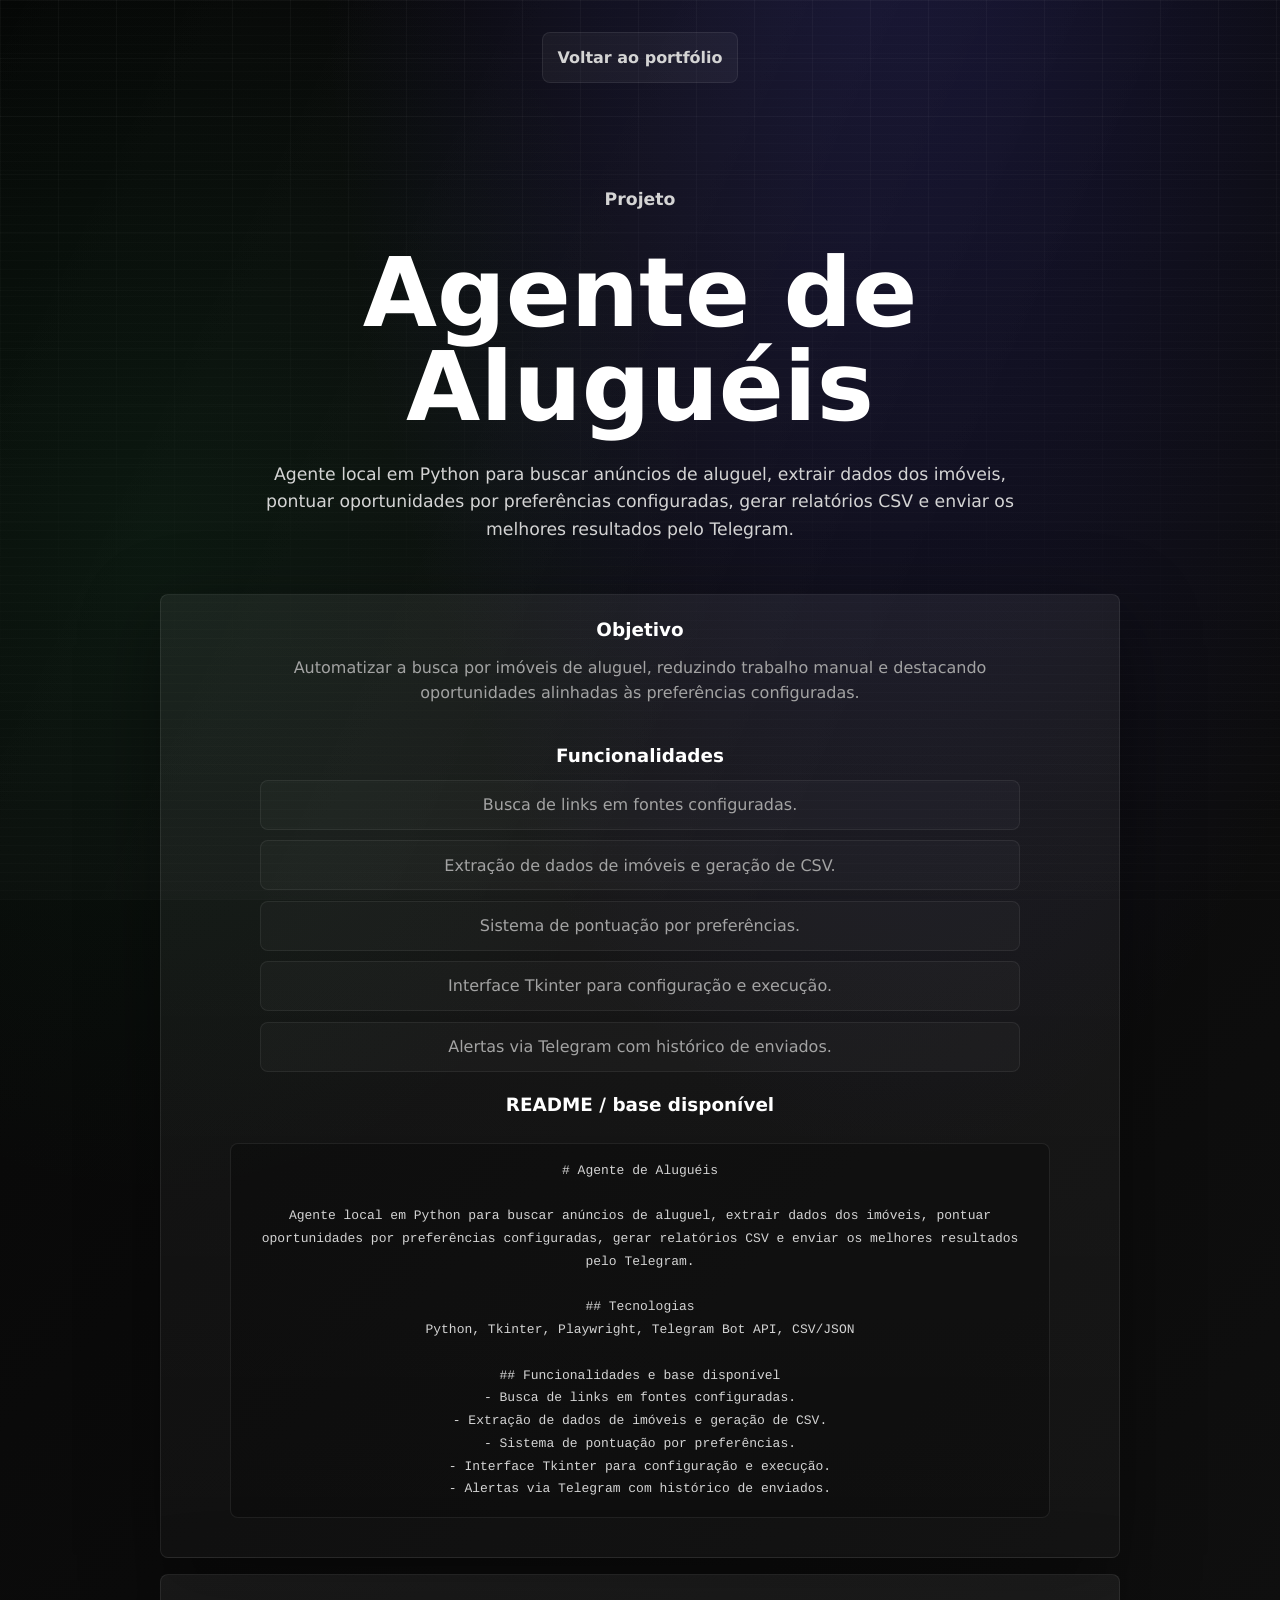
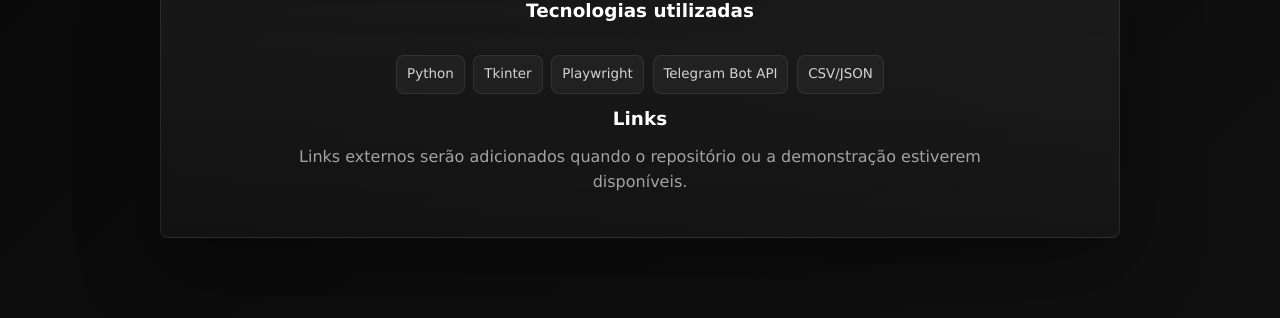
<file: projetos/agente-de-alugueis.html>
<!doctype html>
<html lang="pt-BR">
  <head>
    <meta charset="utf-8" />
    <meta name="viewport" content="width=device-width, initial-scale=1" />
    <title>Agente de Alugu&eacute;is | Pedro Augusto</title>
    <link rel="stylesheet" href="../styles.css?v=20260907-formacoes-1" />
  </head>
  <body class="project-page">
    <main class="project-detail-shell">
      <a class="detail-back" href="../index.html#projects">Voltar ao portf&oacute;lio</a>
      <div id="project-detail"></div>
    </main>
    <script>window.projectSlug = "agente-de-alugueis";</script>
    <script src="../assets/portfolio-data.js?v=20260907-formacoes-1"></script>
    <script src="../assets/project-detail.js?v=20260907-formacoes-1"></script>
  </body>
</html>
</file>
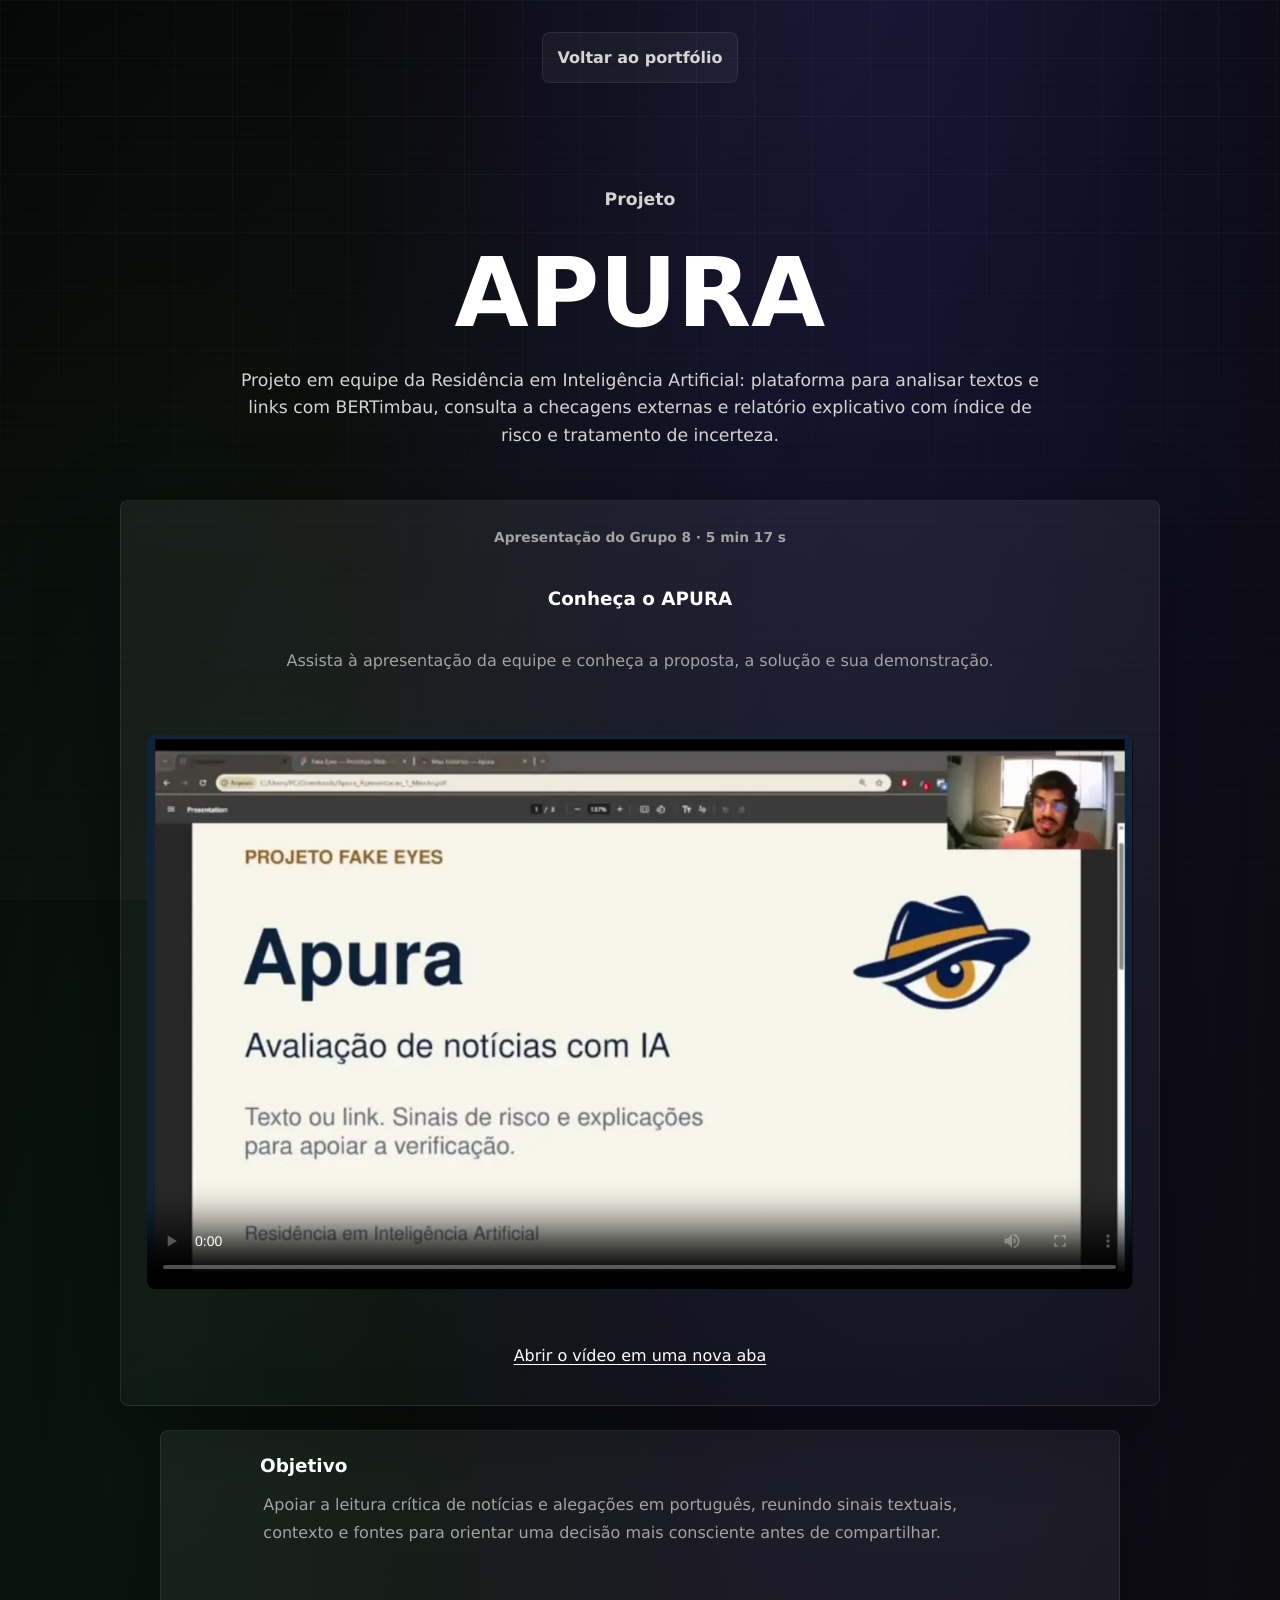
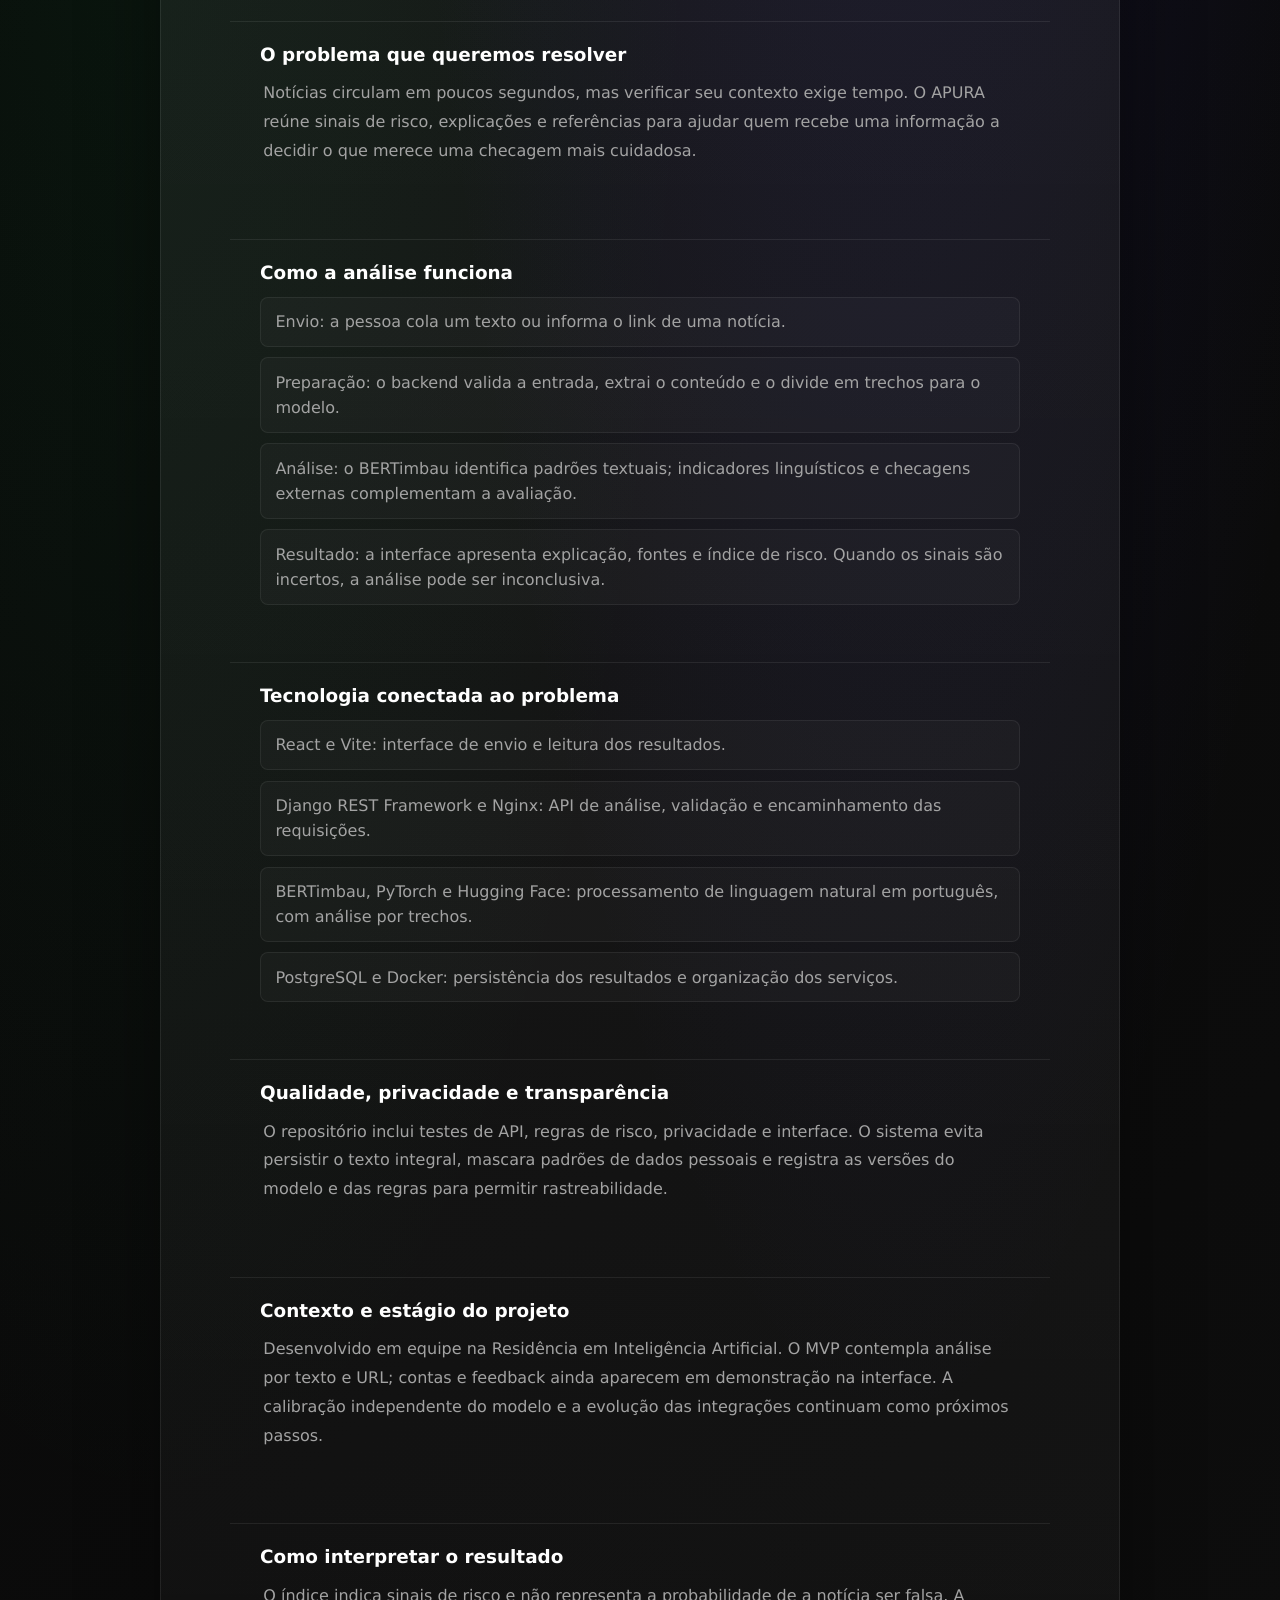
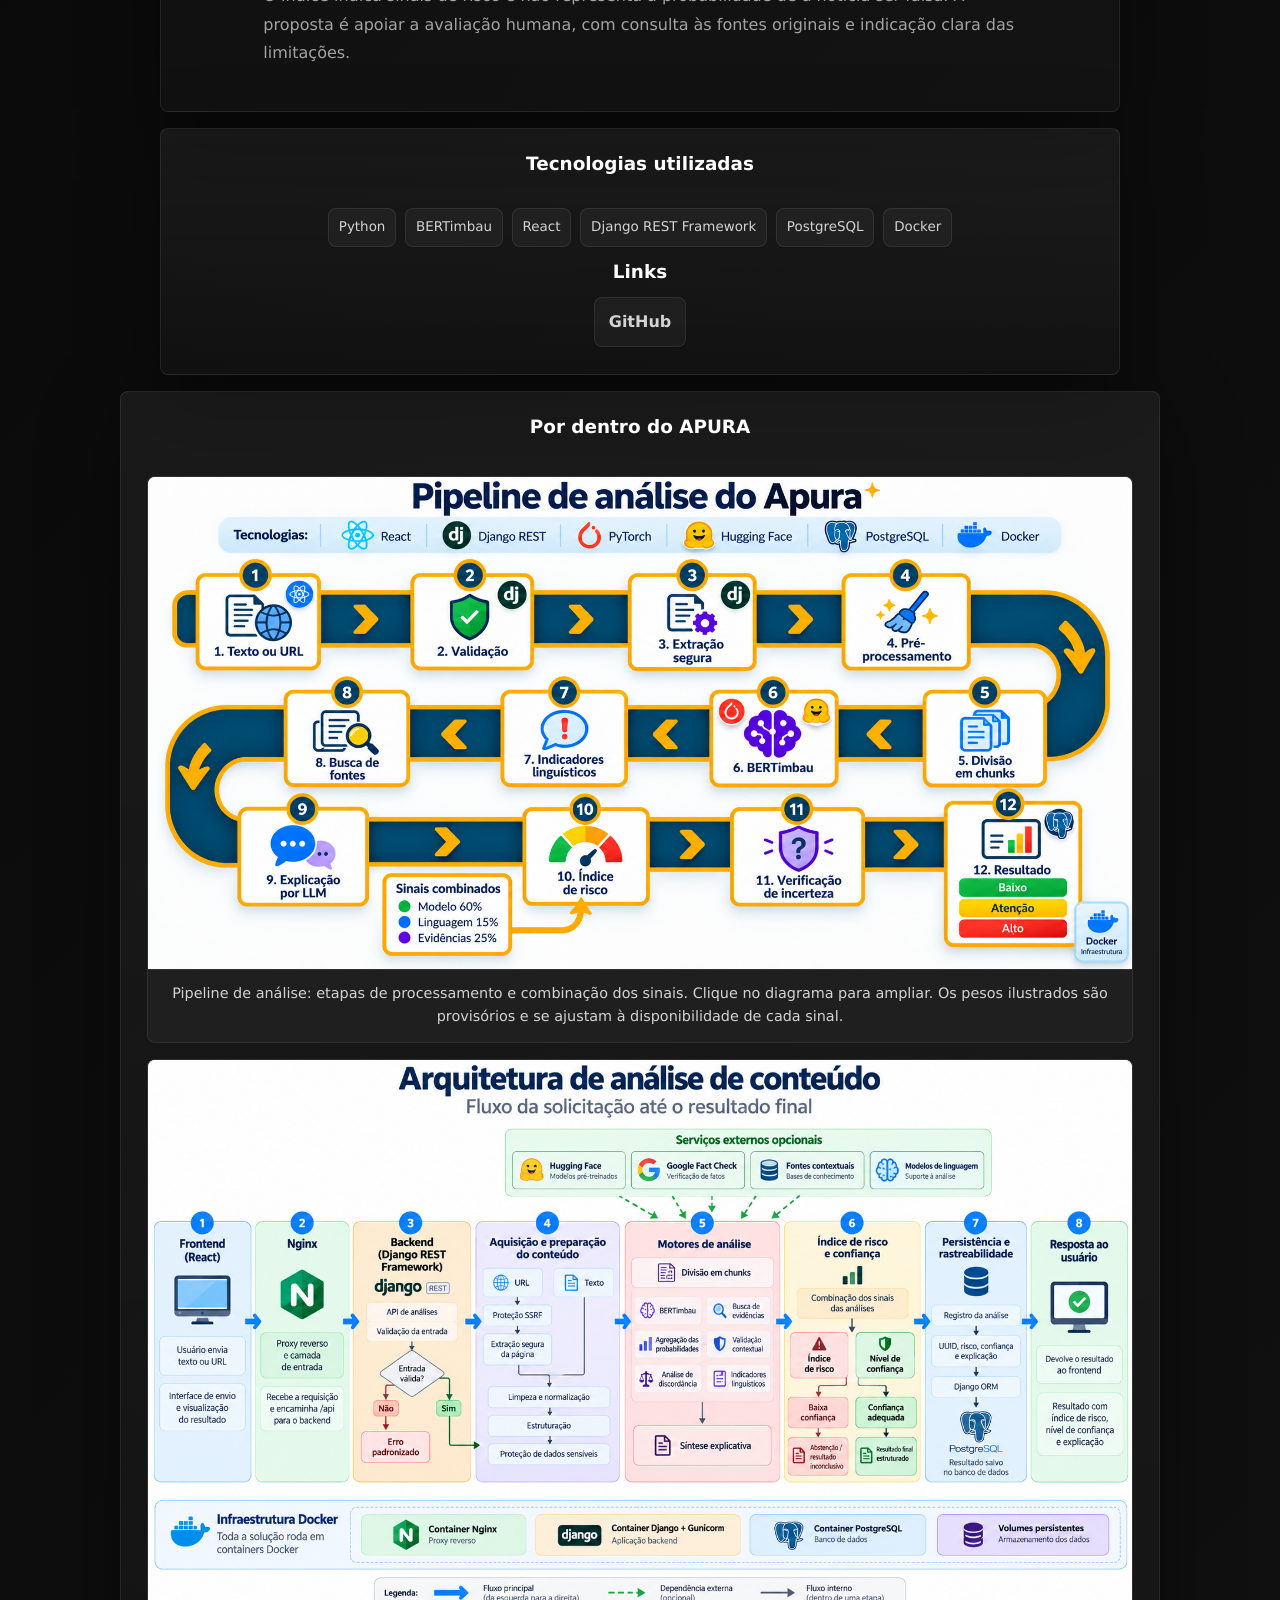
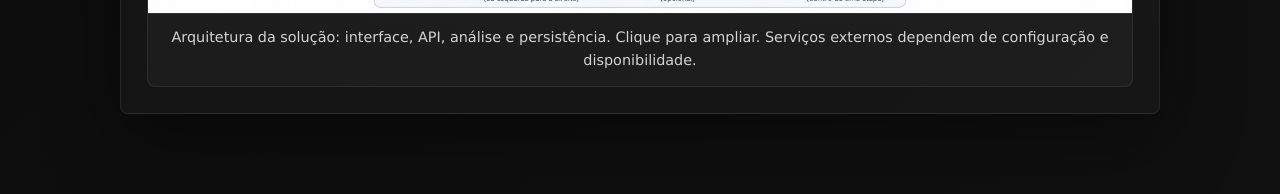
<file: projetos/apura.html>
<!doctype html>
<html lang="pt-BR">
  <head>
    <meta charset="utf-8" />
    <meta name="viewport" content="width=device-width, initial-scale=1" />
    <meta name="description" content="APURA: projeto em equipe de análise de notícias em português com BERTimbau, React, Django e busca de checagens externas." />
    <title>APURA | Pedro Augusto</title>
    <link rel="stylesheet" href="../styles.css?v=20261031-apura-media-3" />
  </head>
  <body class="project-page">
    <main class="project-detail-shell">
      <a class="detail-back" href="../index.html#projects">Voltar ao portfólio</a>
      <div id="project-detail"></div>
    </main>
    <script>window.projectSlug = "apura";</script>
    <script src="../assets/portfolio-data.js?v=20261031-apura-1"></script>
    <script src="../assets/apura-data.js?v=20261031-apura-media-2"></script>
    <script src="../assets/project-detail.js?v=20261031-apura-media-2"></script>
  </body>
</html>
</file>
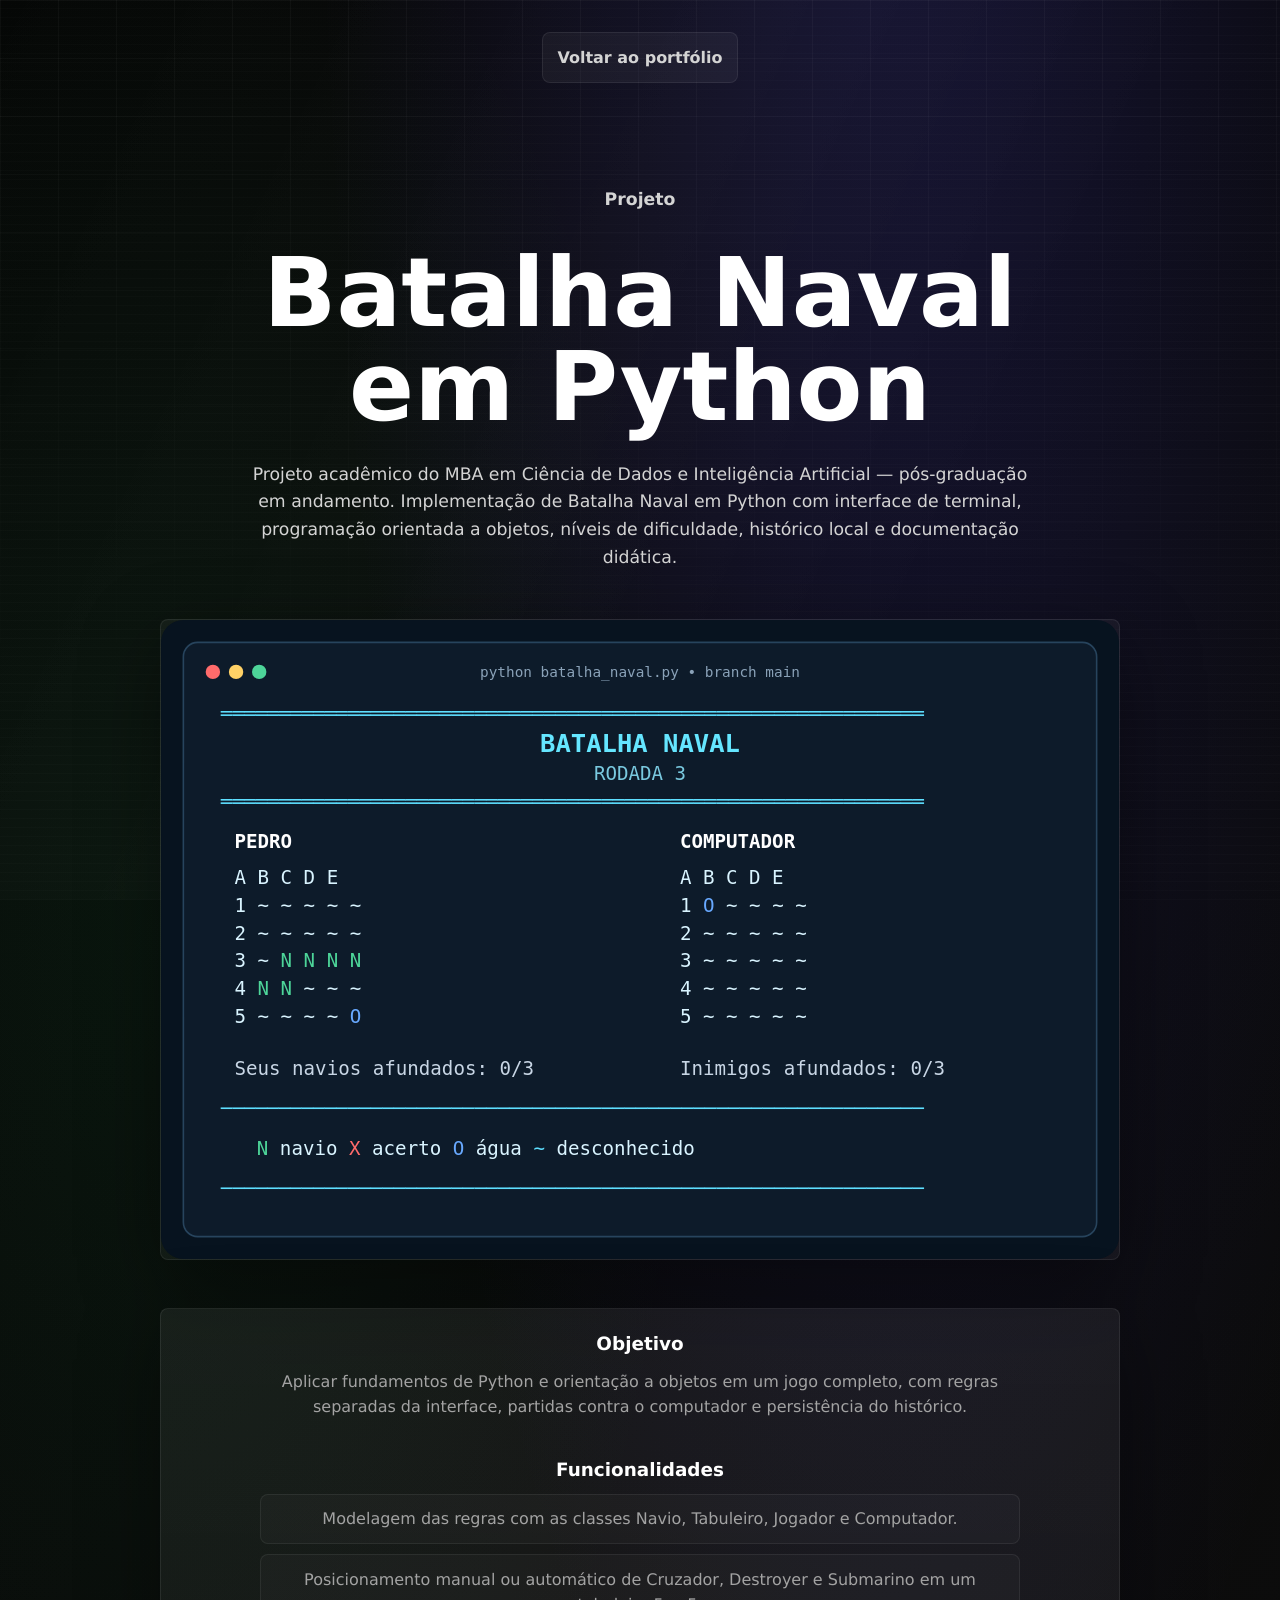
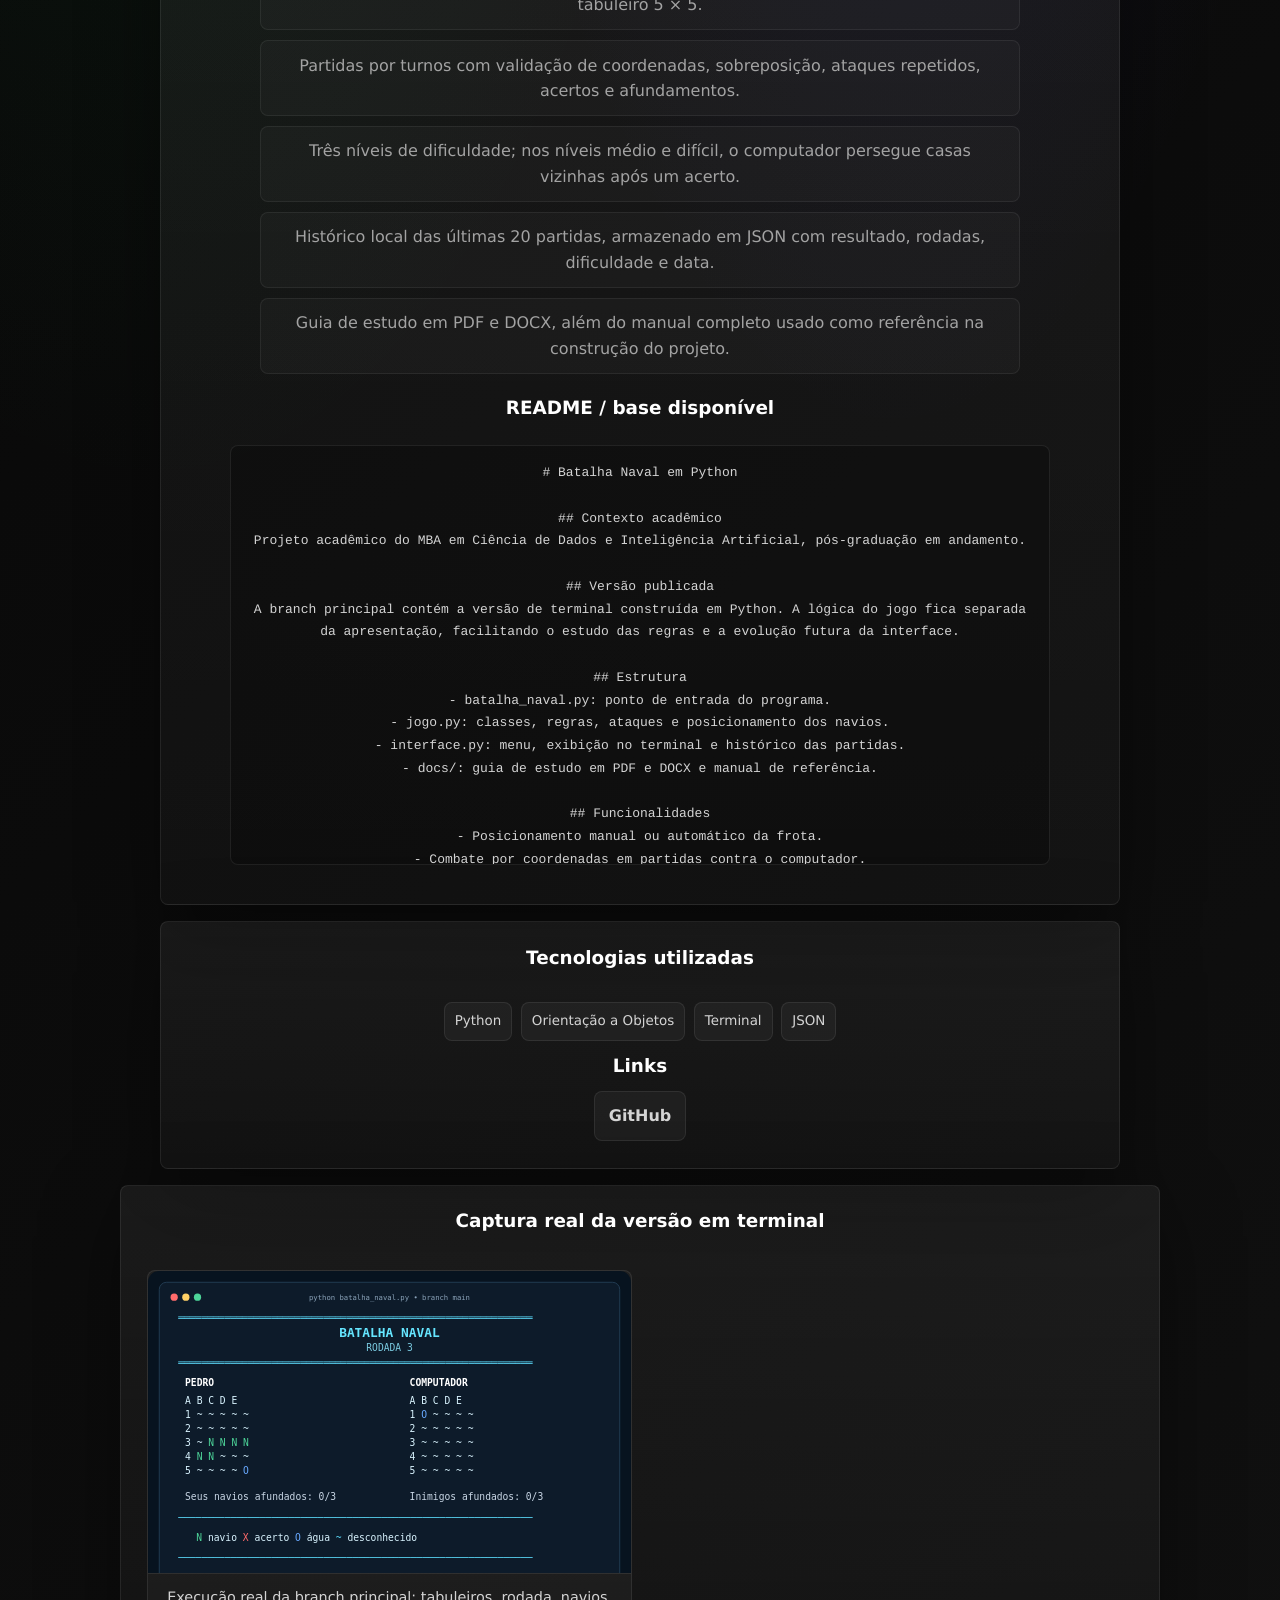
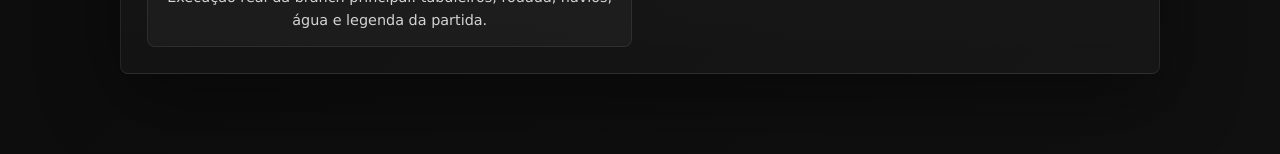
<file: projetos/batalha-naval-estudo.html>
<!doctype html>
<html lang="pt-BR">
  <head>
    <meta charset="utf-8" />
    <meta name="viewport" content="width=device-width, initial-scale=1" />
    <title>Batalha Naval em Python | Pedro Augusto</title>
    <link rel="stylesheet" href="../styles.css?v=20261020-terminal-1" />
  </head>
  <body class="project-page">
    <main class="project-detail-shell">
      <a class="detail-back" href="../index.html#projects">Voltar ao portf&oacute;lio</a>
      <div id="project-detail"></div>
    </main>
    <script>window.projectSlug = "batalha-naval-estudo";</script>
    <script src="../assets/portfolio-data.js?v=20261020-terminal-1"></script>
    <script src="../assets/batalha-naval-data.js?v=20261020-terminal-1"></script>
    <script src="../assets/project-detail.js?v=20261020-terminal-1"></script>
  </body>
</html>
</file>
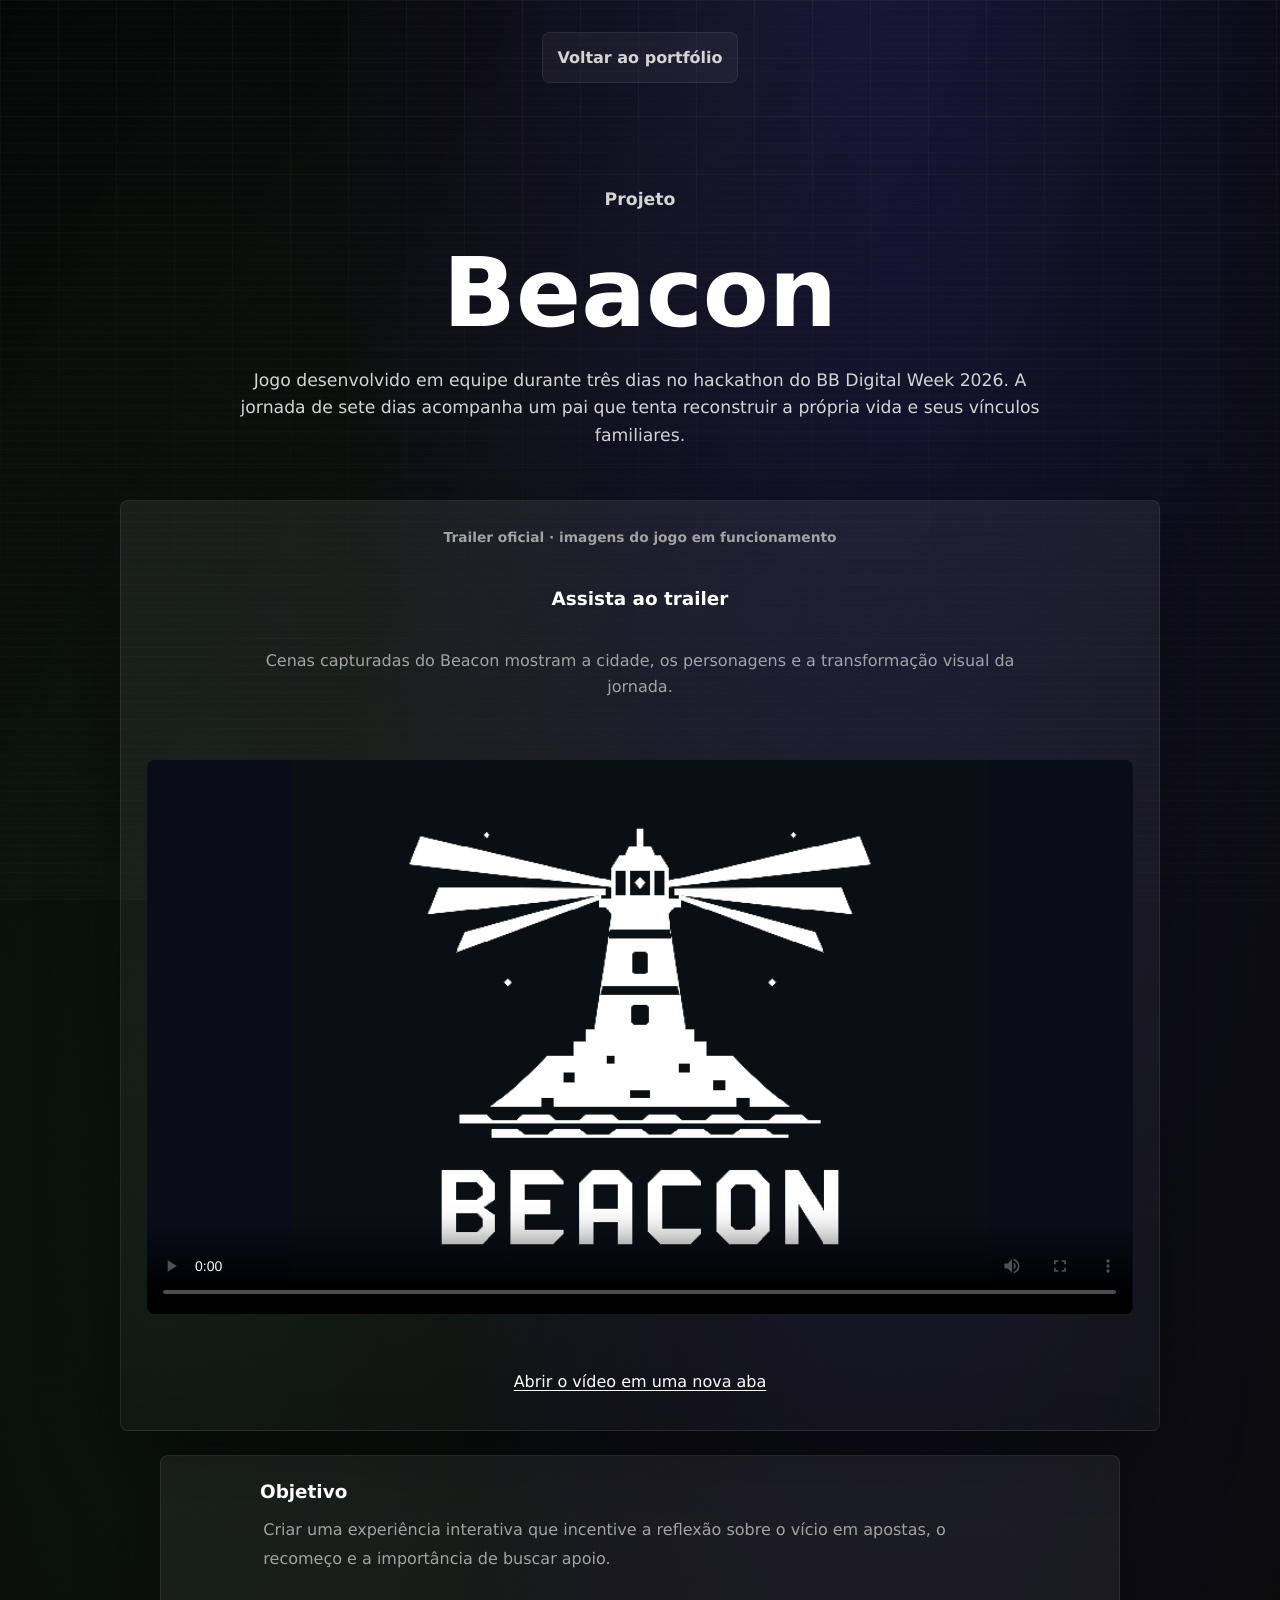
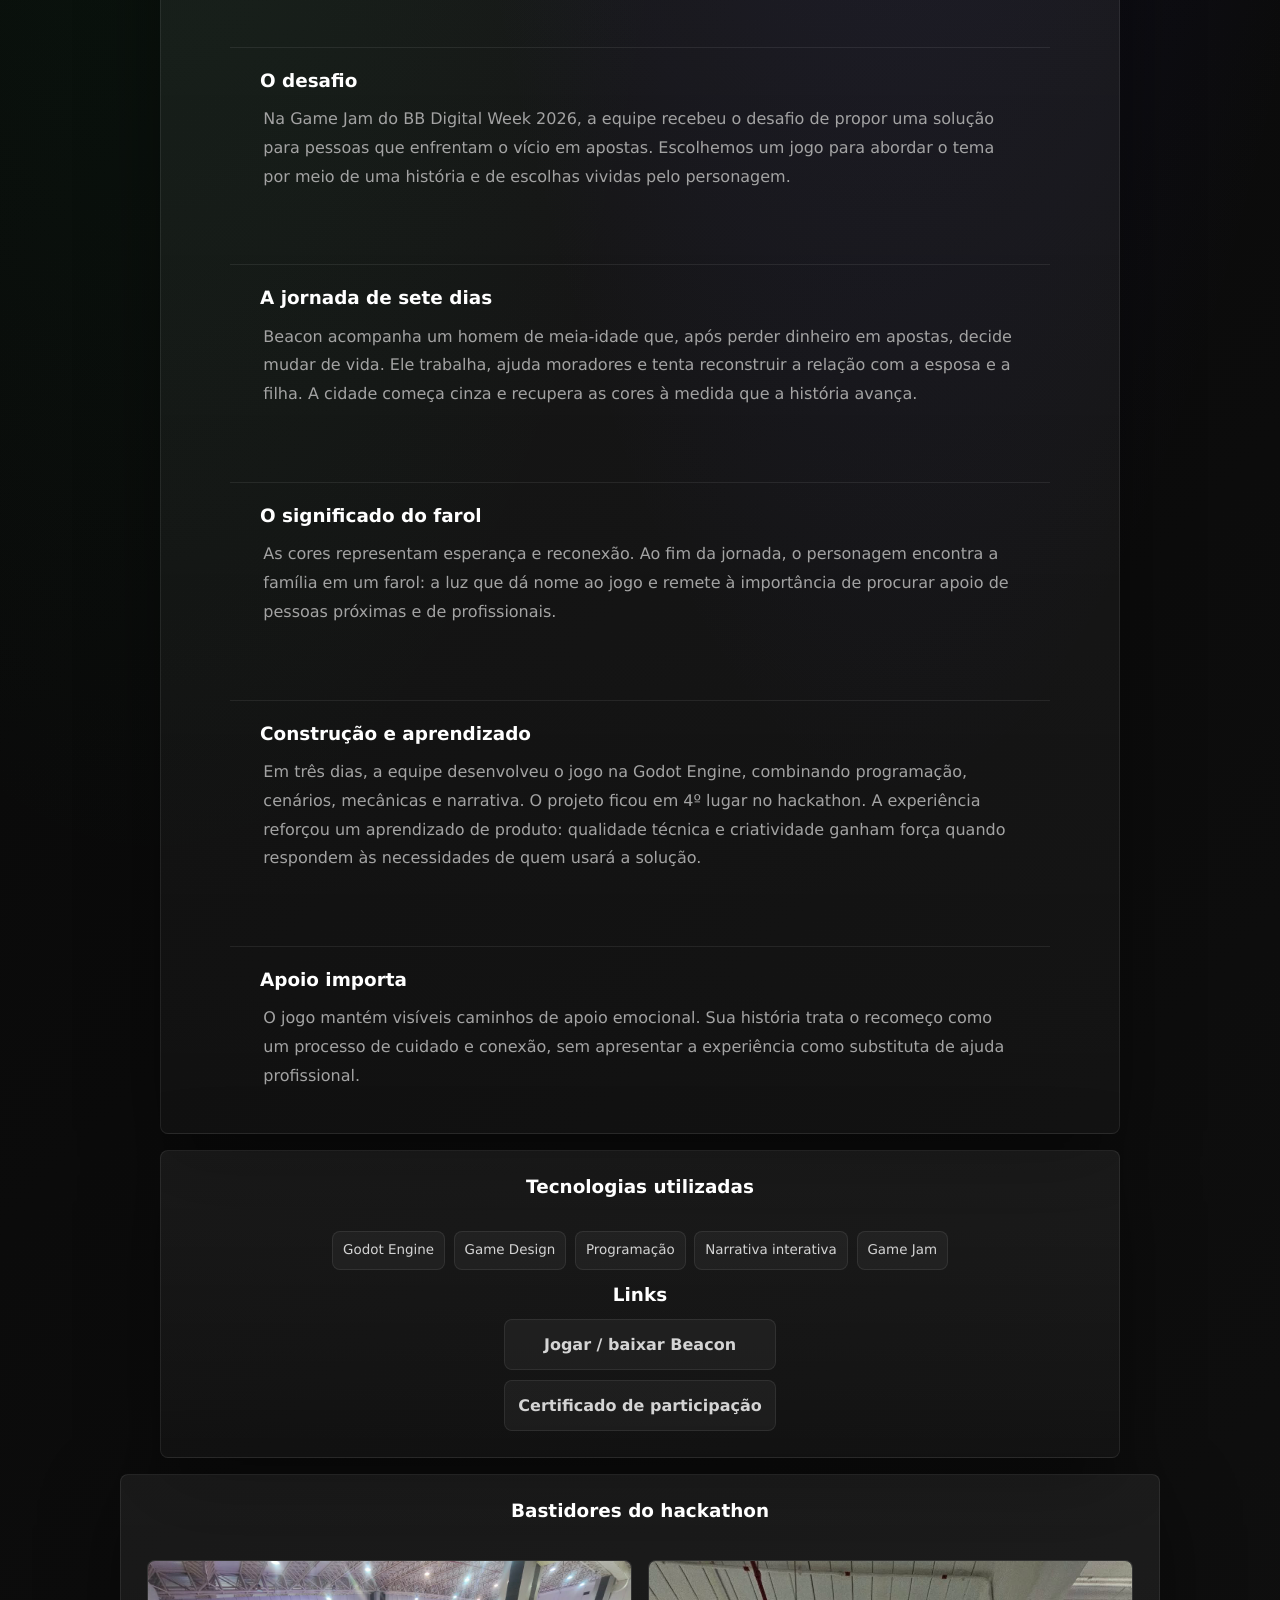
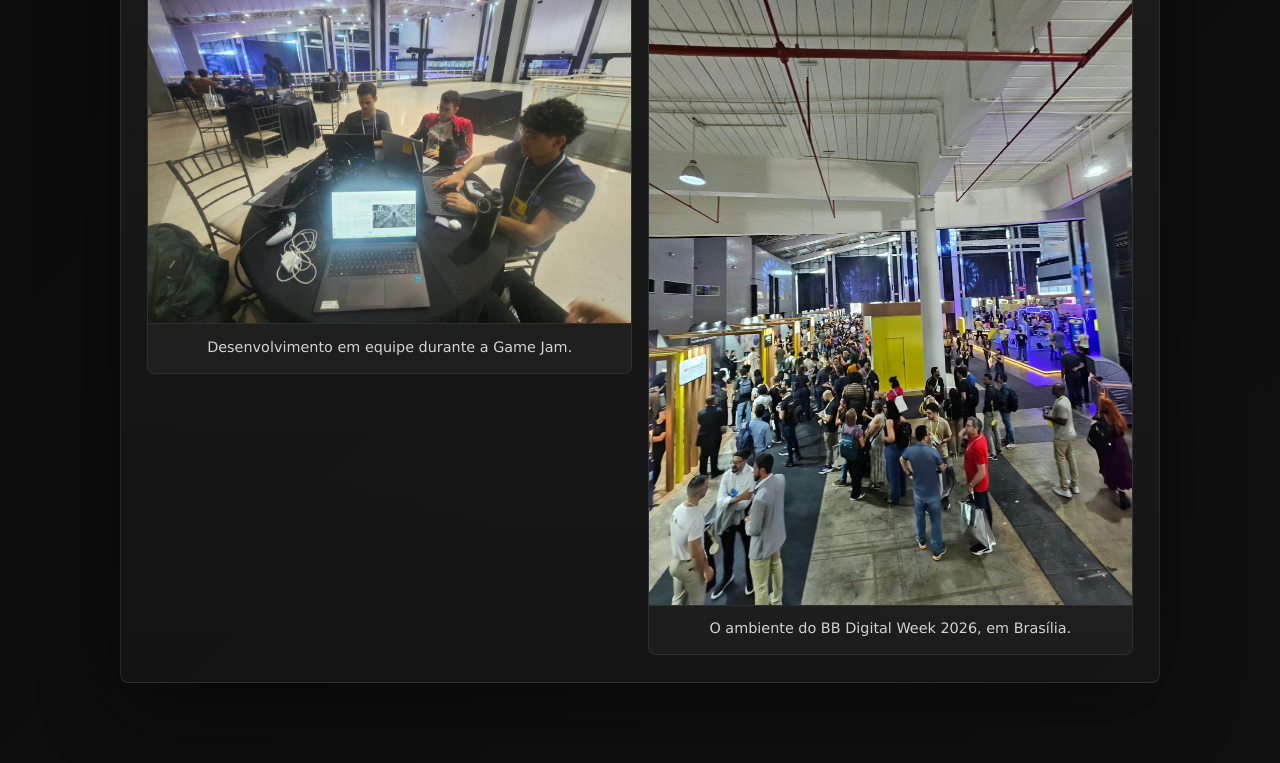
<file: projetos/beacon.html>
<!doctype html>
<html lang="pt-BR">
  <head>
    <meta charset="utf-8" />
    <meta name="viewport" content="width=device-width, initial-scale=1" />
    <meta name="description" content="Beacon: jogo sobre recomeço e apoio desenvolvido em três dias na Game Jam do BB Digital Week 2026. Assista ao trailer e conheça o projeto." />
    <title>Beacon | Pedro Augusto</title>
    <link rel="stylesheet" href="../styles.css?v=20261031-beacon-2" />
  </head>
  <body class="project-page">
    <main class="project-detail-shell">
      <a class="detail-back" href="../index.html#projects">Voltar ao portfólio</a>
      <div id="project-detail"></div>
    </main>
    <script>window.projectSlug = "beacon";</script>
    <script src="../assets/portfolio-data.js?v=20261031-beacon-1"></script>
    <script src="../assets/beacon-data.js?v=20261031-beacon-3"></script>
    <script src="../assets/project-detail.js?v=20261031-beacon-2"></script>
  </body>
</html>
</file>
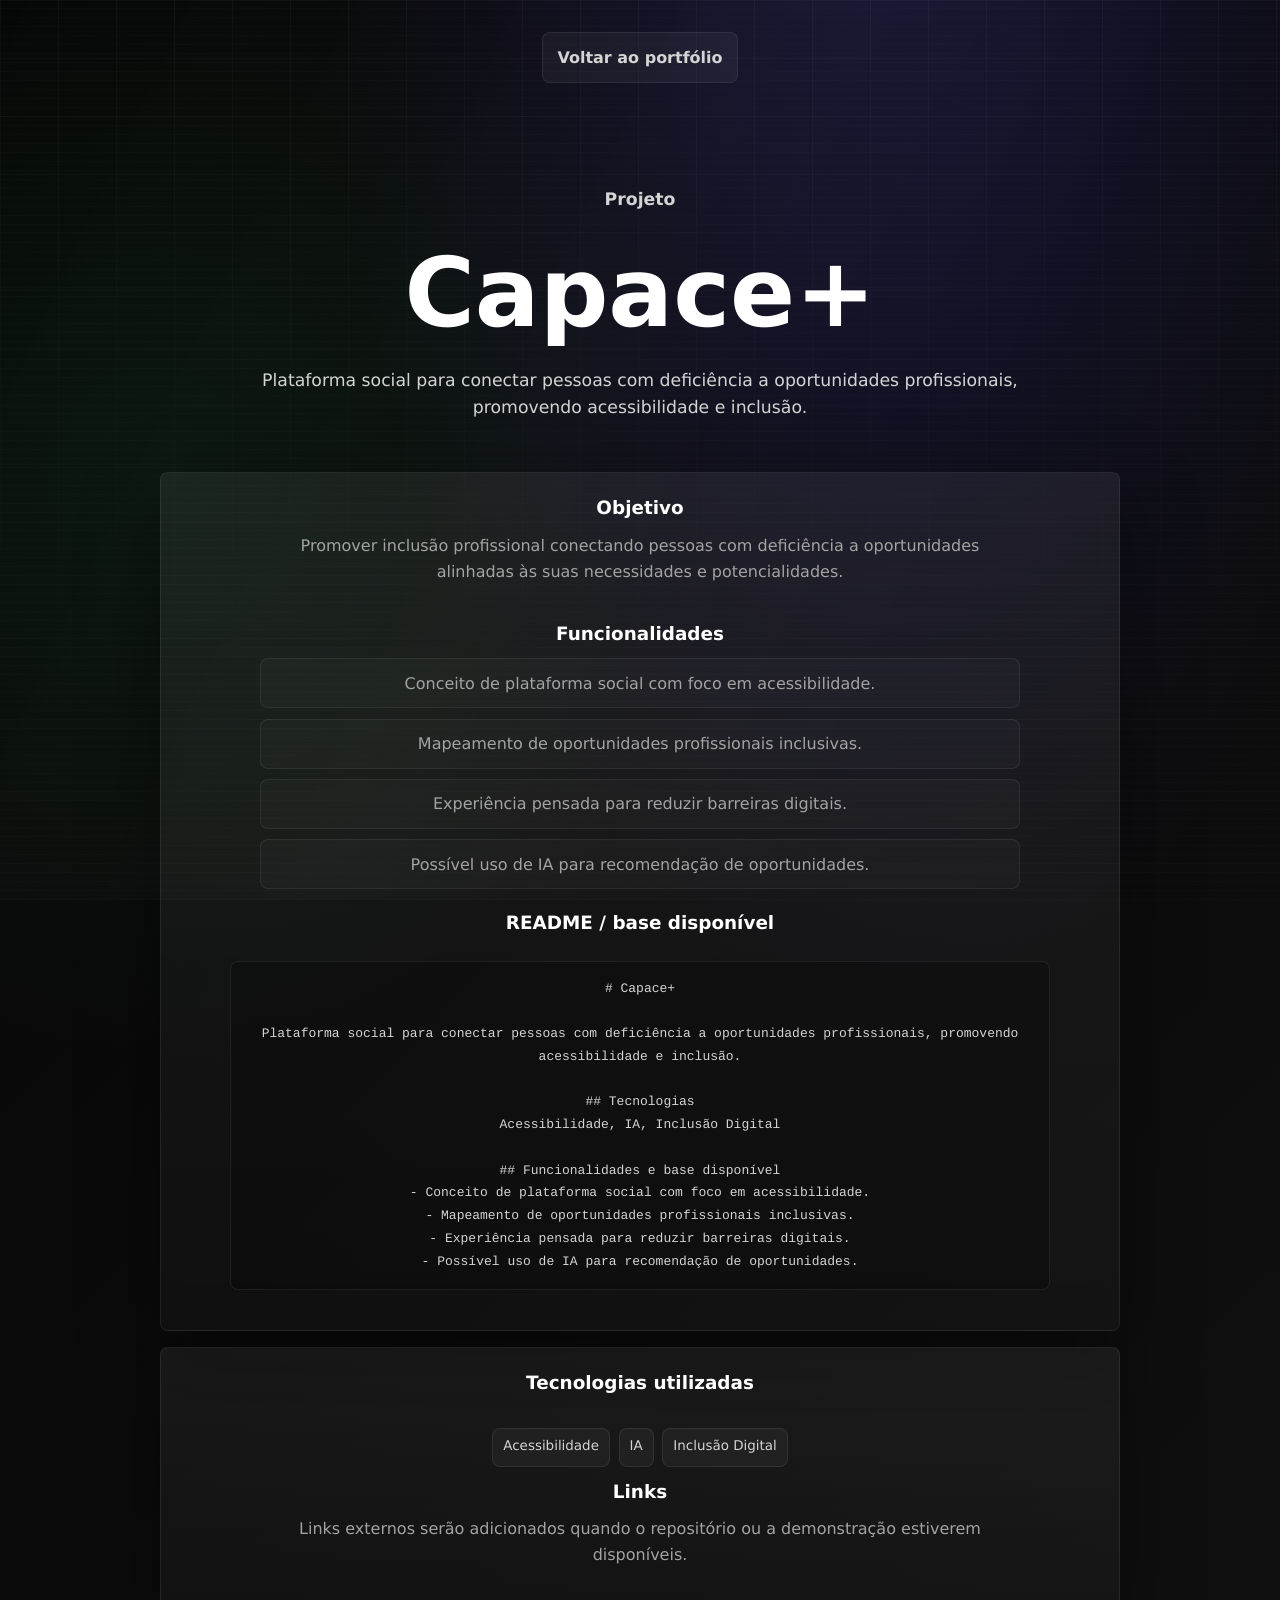
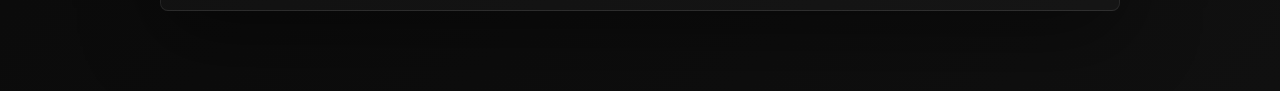
<file: projetos/capace-plus.html>
<!doctype html>
<html lang="pt-BR">
  <head>
    <meta charset="utf-8" />
    <meta name="viewport" content="width=device-width, initial-scale=1" />
    <title>Capace+ | Pedro Augusto</title>
    <link rel="stylesheet" href="../styles.css?v=20260907-formacoes-1" />
  </head>
  <body class="project-page">
    <main class="project-detail-shell">
      <a class="detail-back" href="../index.html#projects">Voltar ao portf&oacute;lio</a>
      <div id="project-detail"></div>
    </main>
    <script>window.projectSlug = "capace-plus";</script>
    <script src="../assets/portfolio-data.js?v=20260907-formacoes-1"></script>
    <script src="../assets/project-detail.js?v=20260907-formacoes-1"></script>
  </body>
</html>
</file>
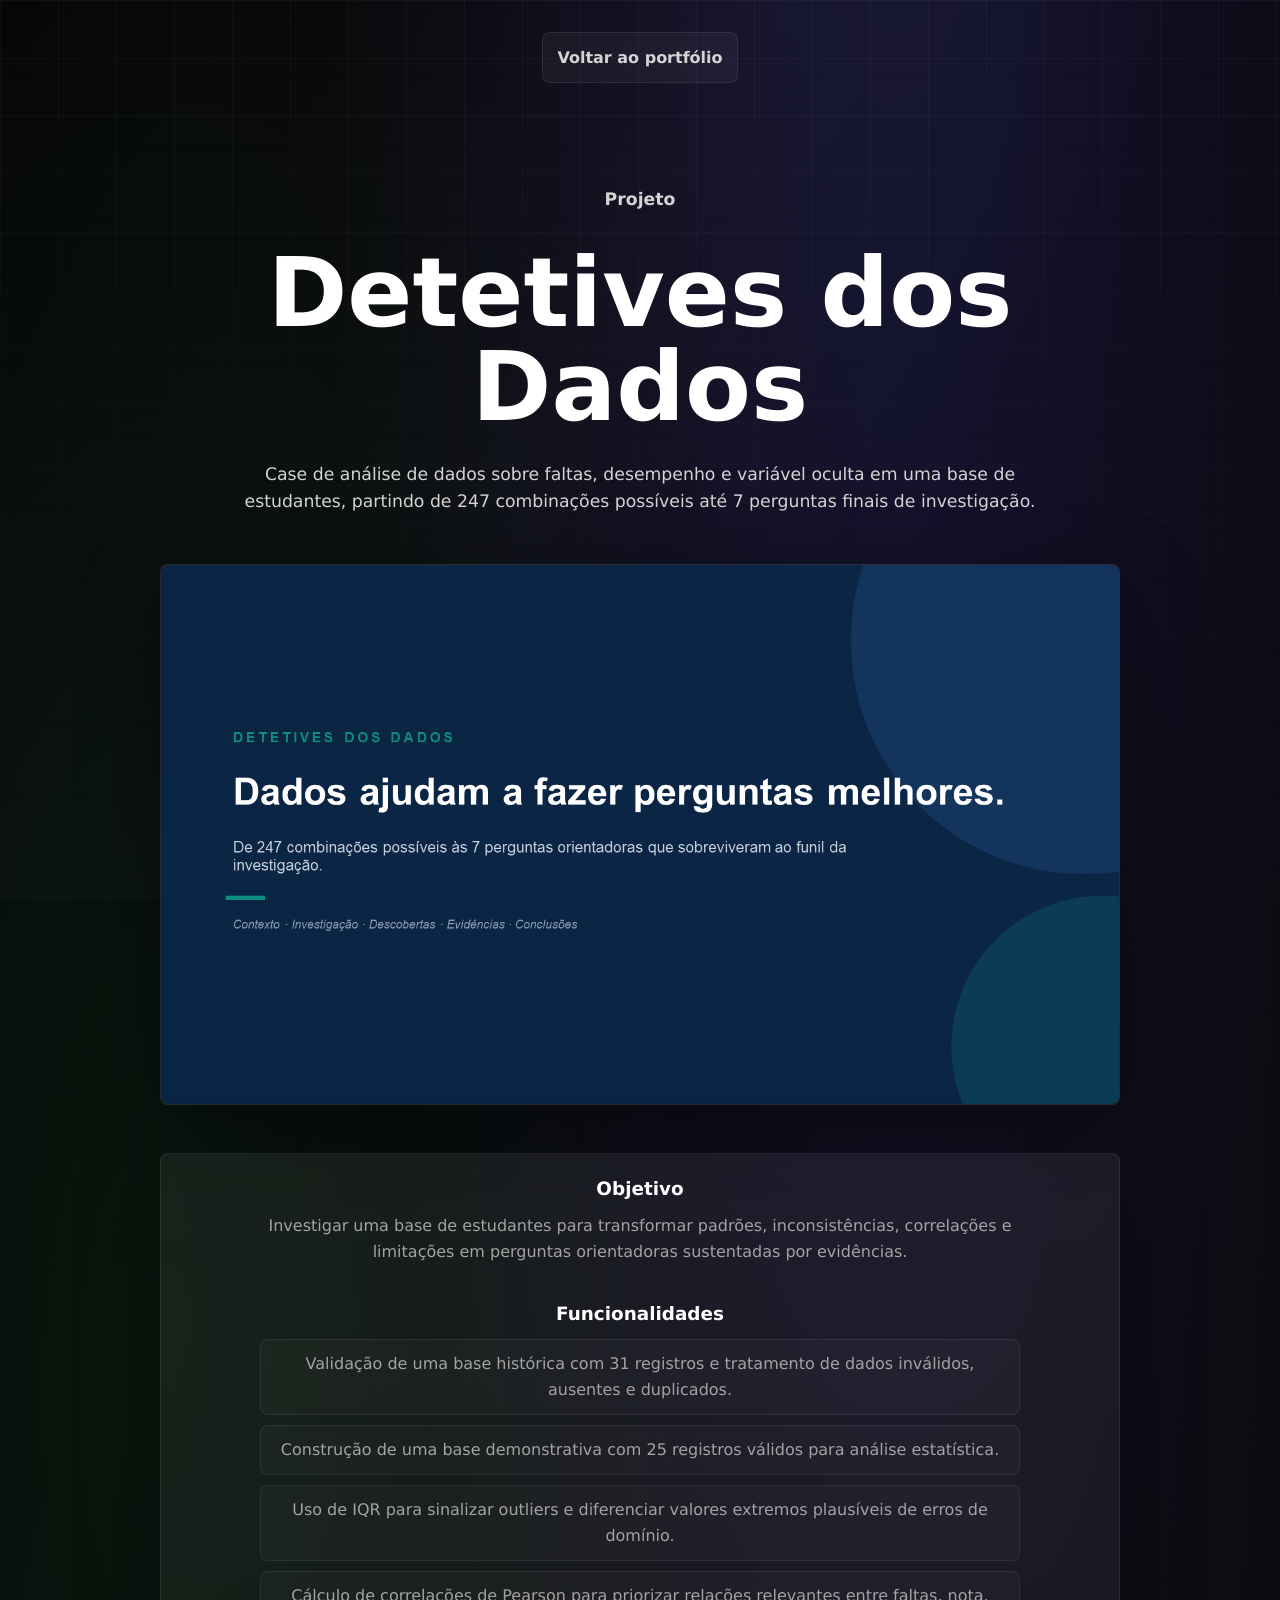
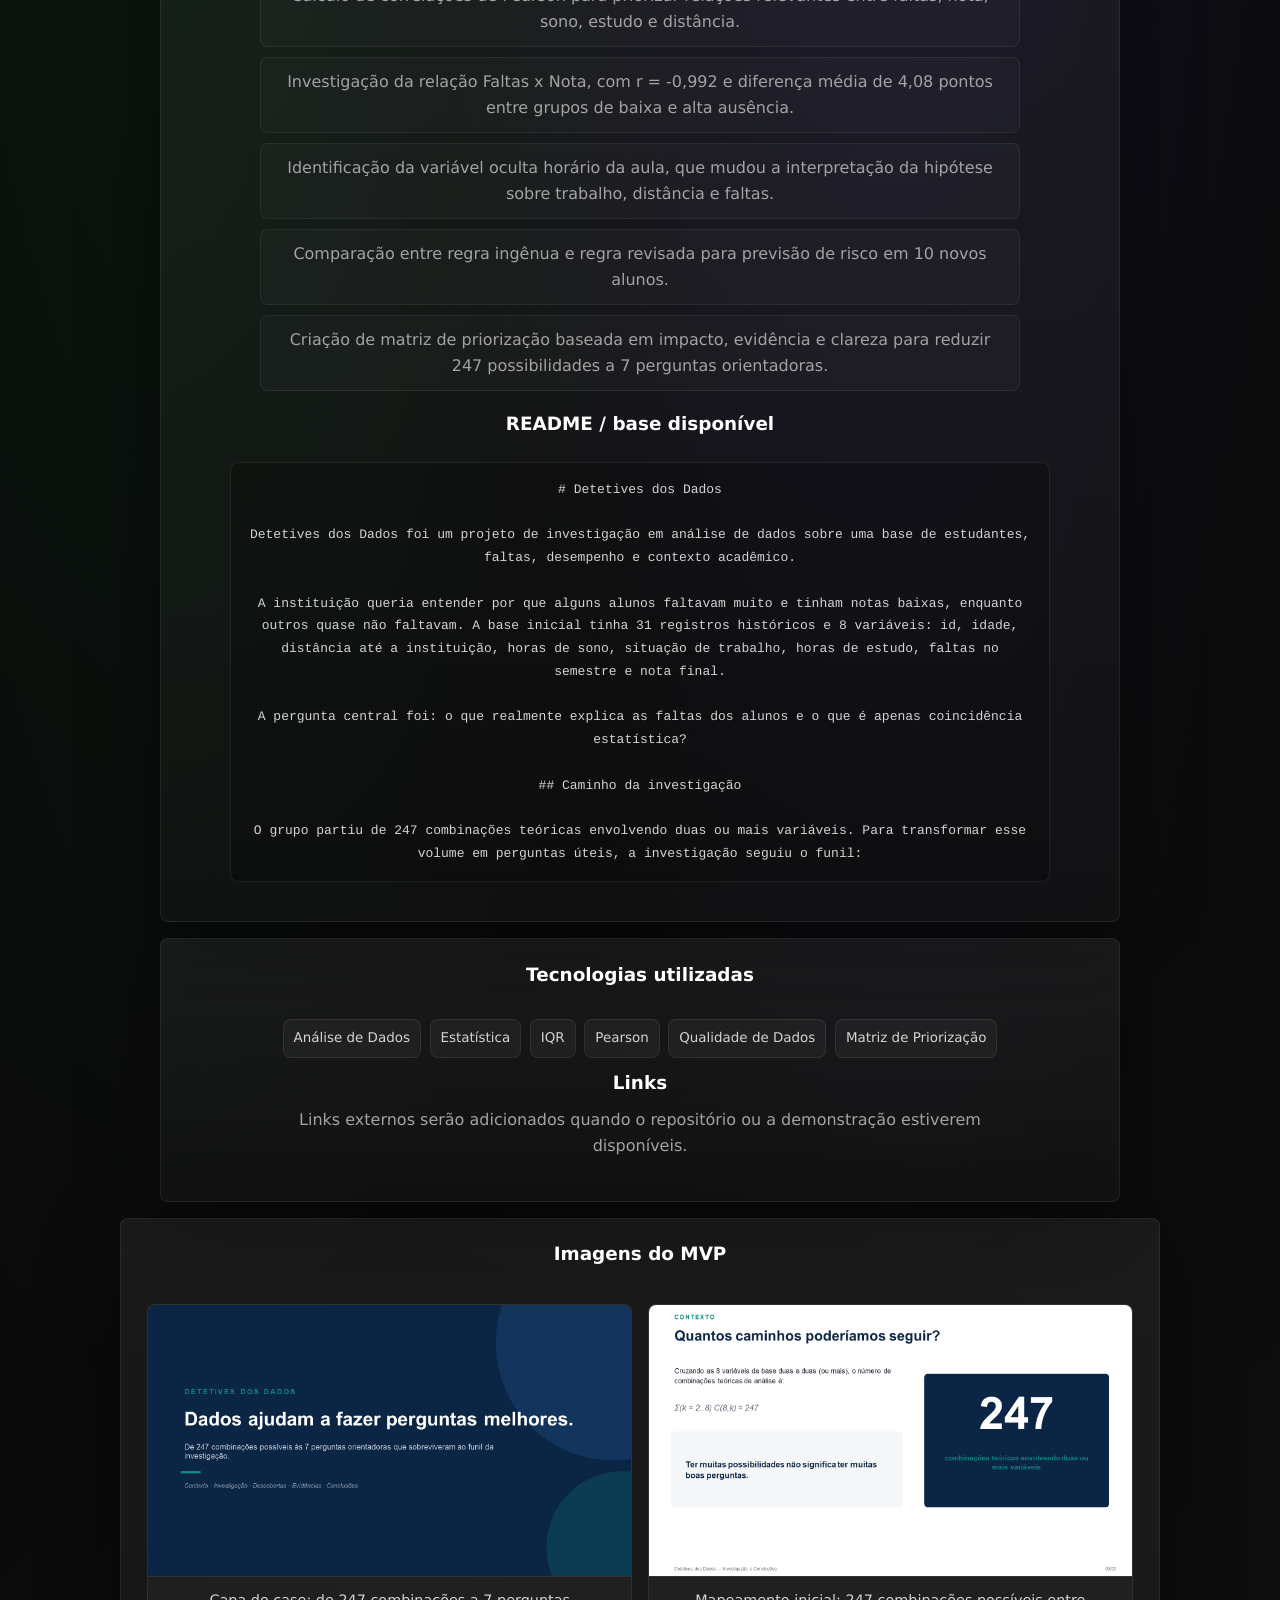
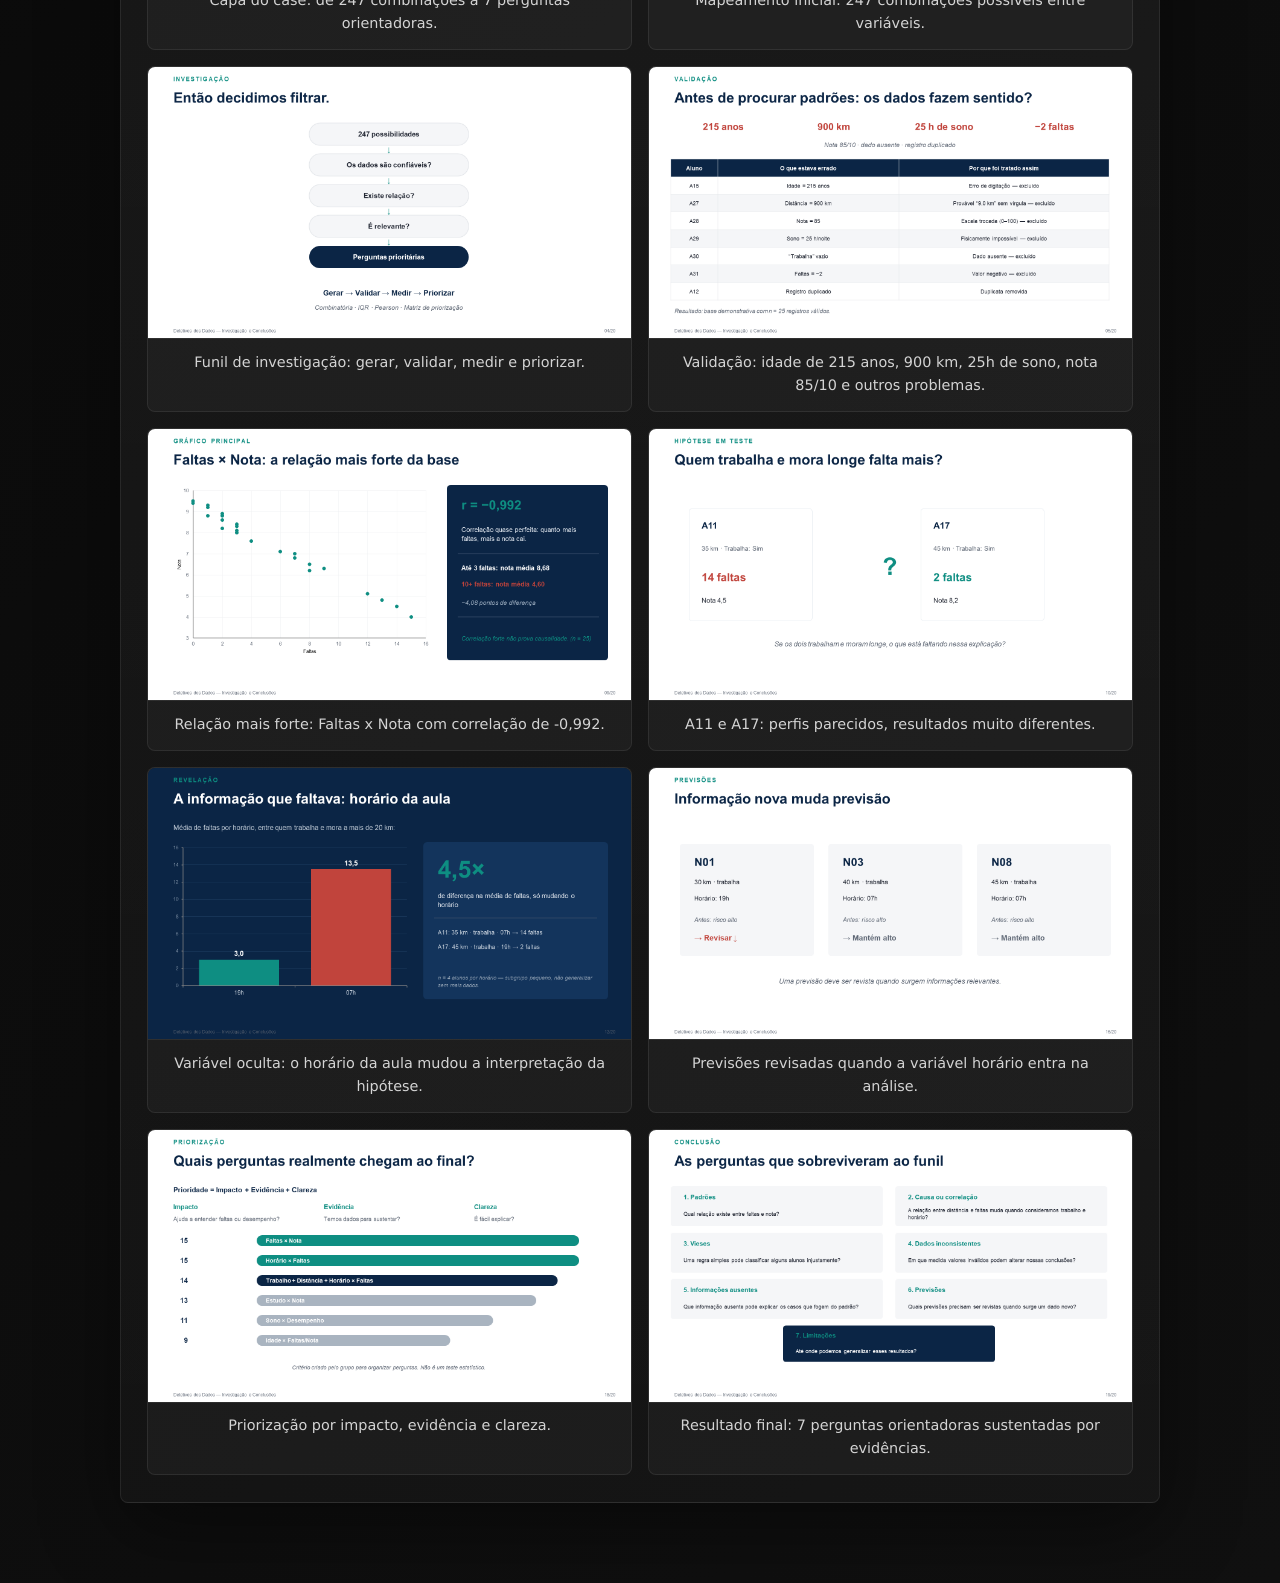
<file: projetos/detetives-dos-dados.html>
<!doctype html>
<html lang="pt-BR">
  <head>
    <meta charset="utf-8" />
    <meta name="viewport" content="width=device-width, initial-scale=1" />
    <title>Detetives dos Dados | Pedro Augusto</title>
    <link rel="stylesheet" href="../styles.css?v=20260907-formacoes-1" />
  </head>
  <body class="project-page">
    <main class="project-detail-shell">
      <a class="detail-back" href="../index.html#projects">Voltar ao portf&oacute;lio</a>
      <div id="project-detail"></div>
    </main>
    <script>window.projectSlug = "detetives-dos-dados";</script>
    <script src="../assets/portfolio-data.js?v=20260907-formacoes-1"></script>
    <script src="../assets/project-detail.js?v=20260907-formacoes-1"></script>
  </body>
</html>
</file>
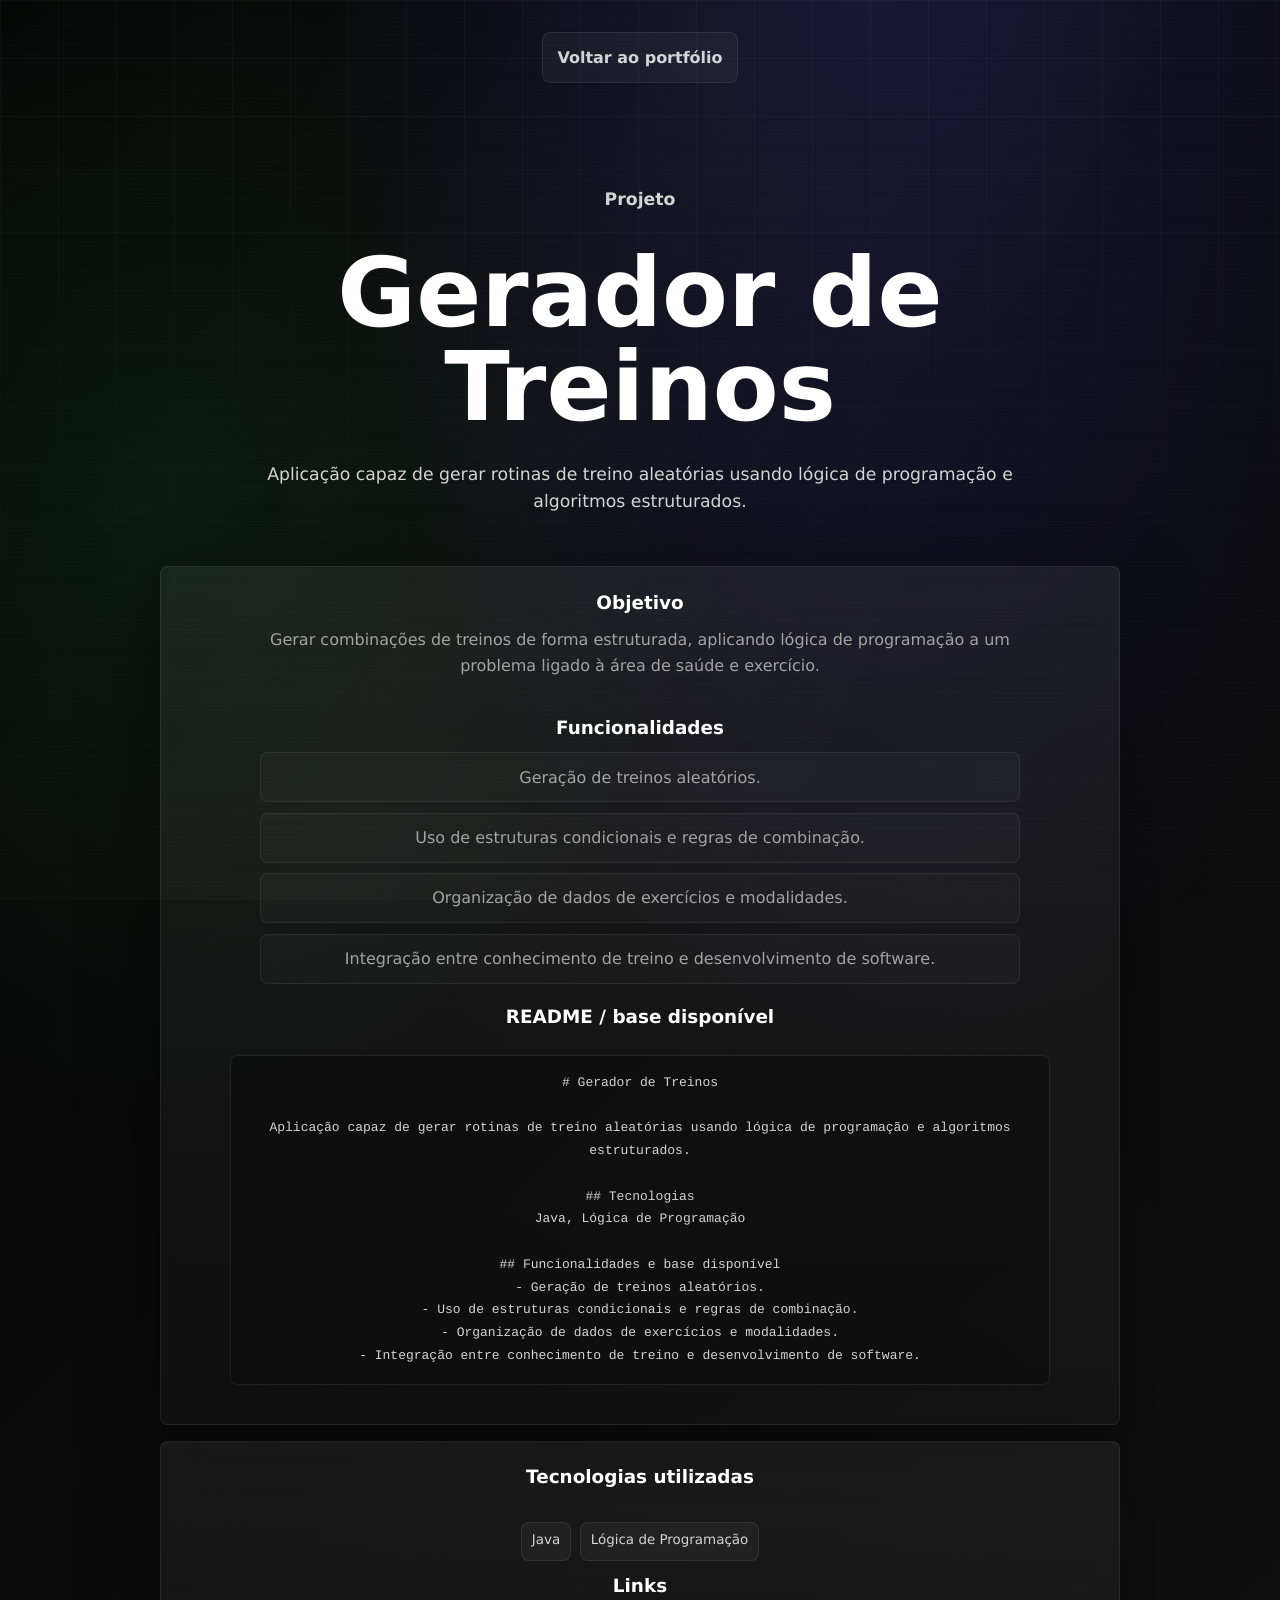
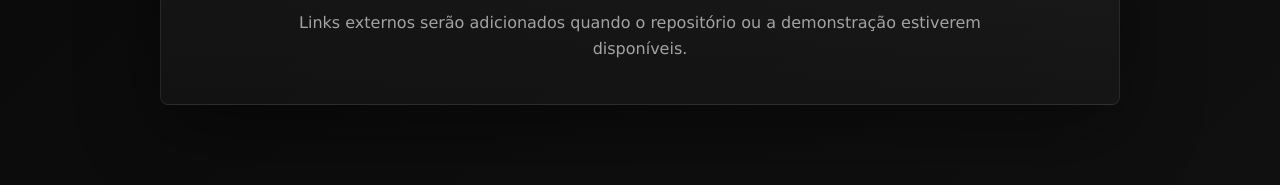
<file: projetos/gerador-de-treinos.html>
<!doctype html>
<html lang="pt-BR">
  <head>
    <meta charset="utf-8" />
    <meta name="viewport" content="width=device-width, initial-scale=1" />
    <title>Gerador de Treinos | Pedro Augusto</title>
    <link rel="stylesheet" href="../styles.css?v=20260907-formacoes-1" />
  </head>
  <body class="project-page">
    <main class="project-detail-shell">
      <a class="detail-back" href="../index.html#projects">Voltar ao portf&oacute;lio</a>
      <div id="project-detail"></div>
    </main>
    <script>window.projectSlug = "gerador-de-treinos";</script>
    <script src="../assets/portfolio-data.js?v=20260907-formacoes-1"></script>
    <script src="../assets/project-detail.js?v=20260907-formacoes-1"></script>
  </body>
</html>
</file>
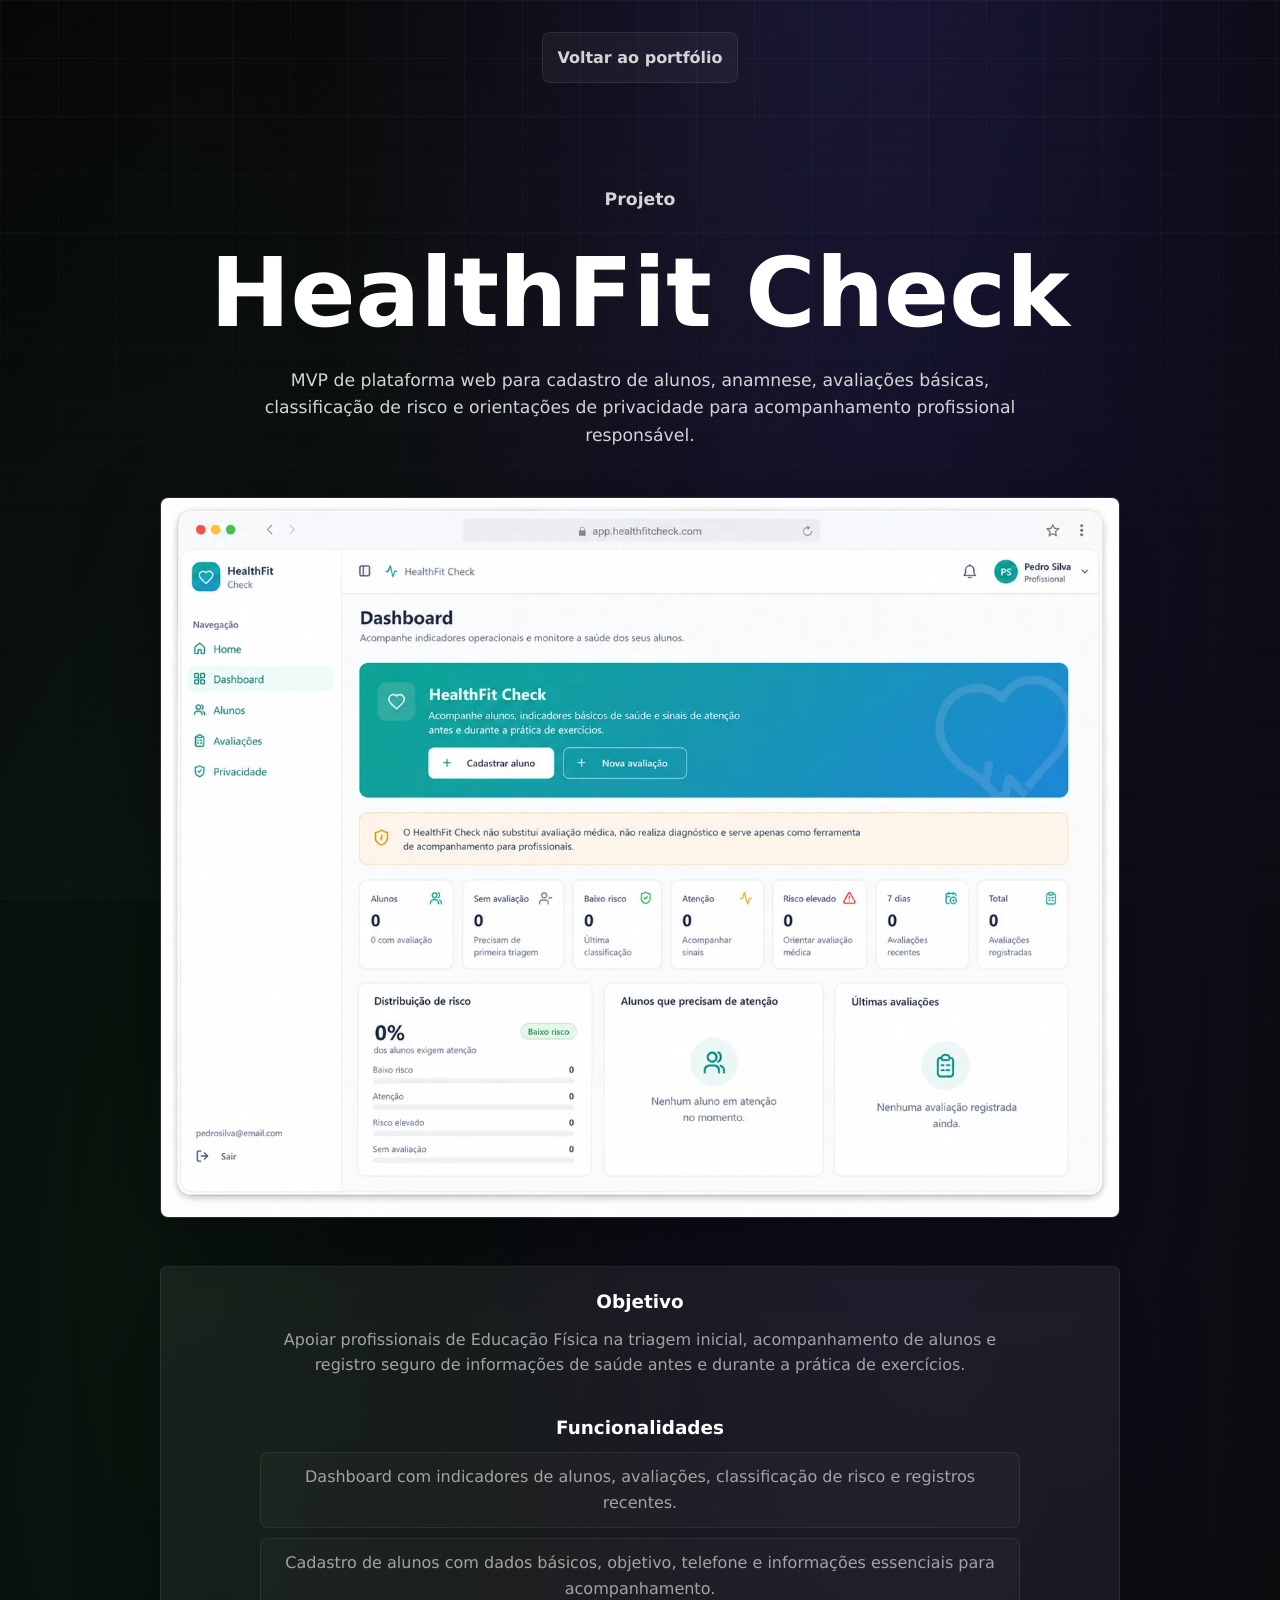
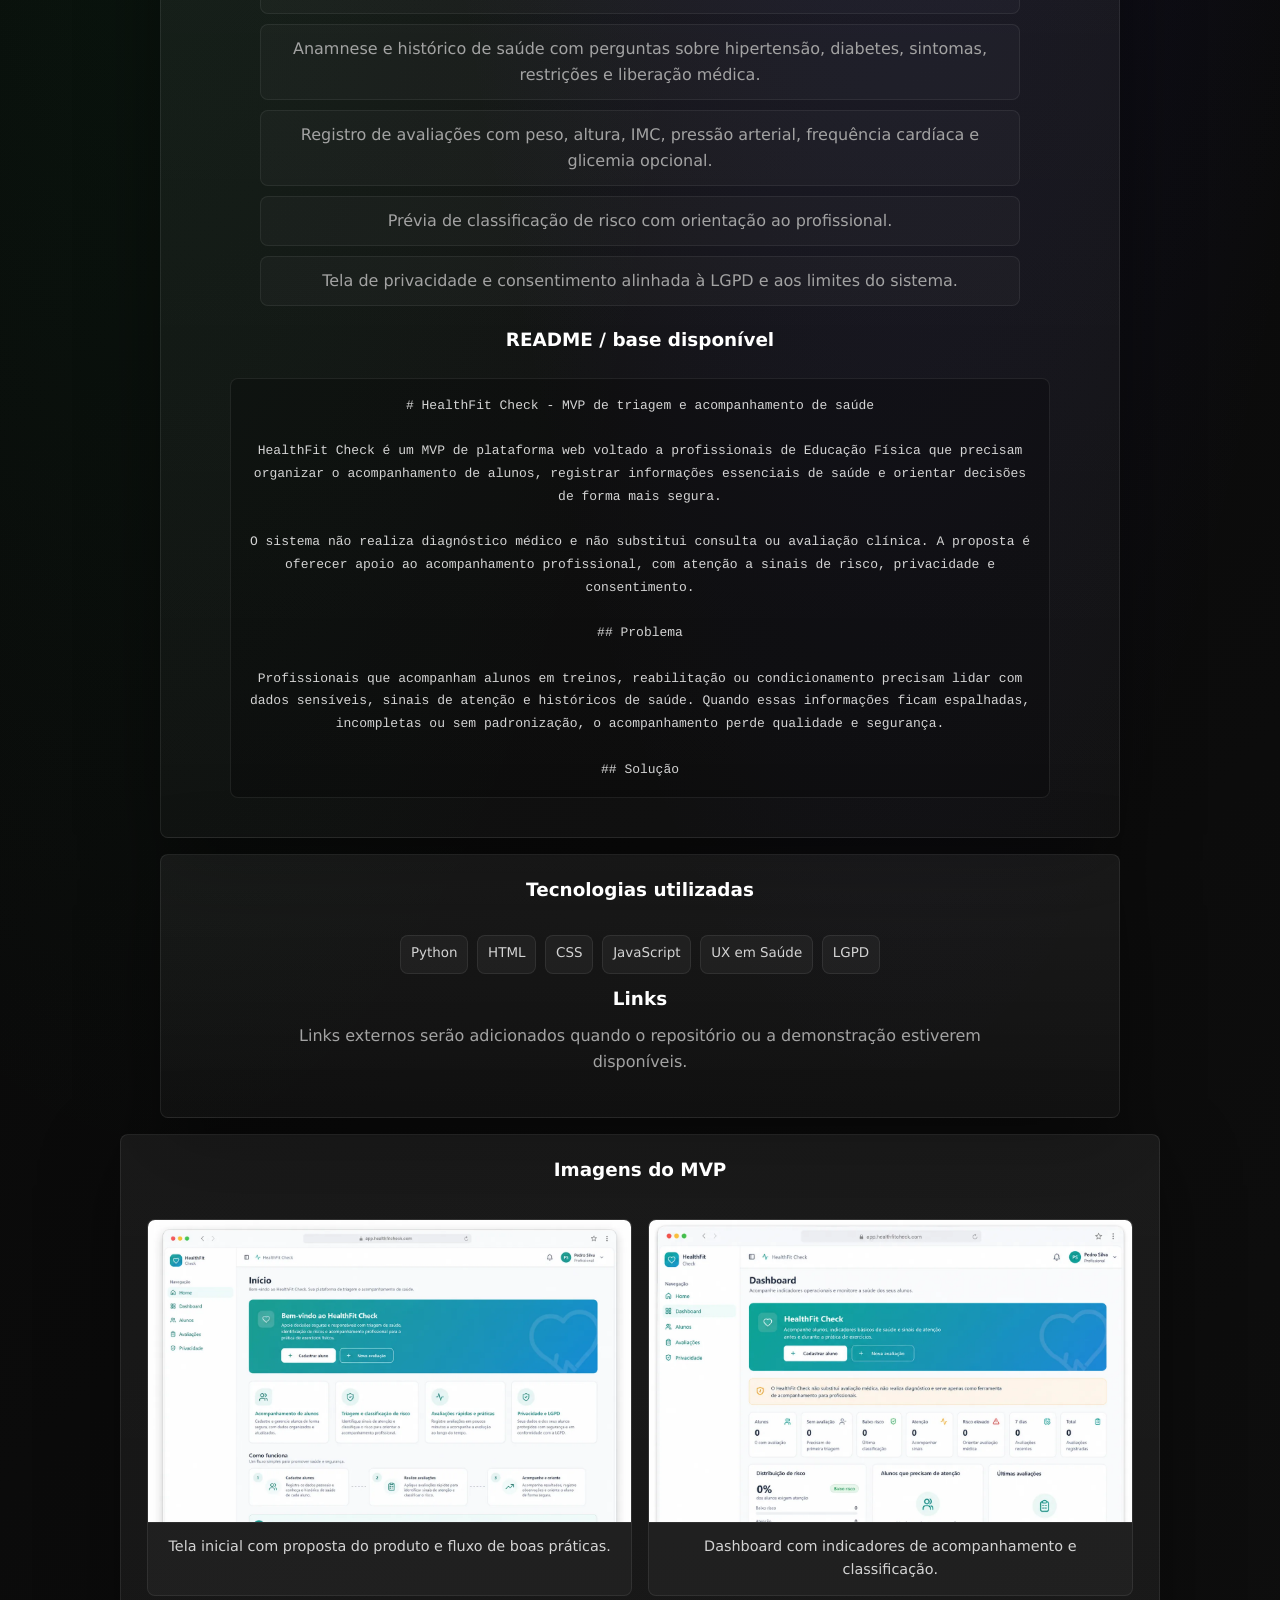
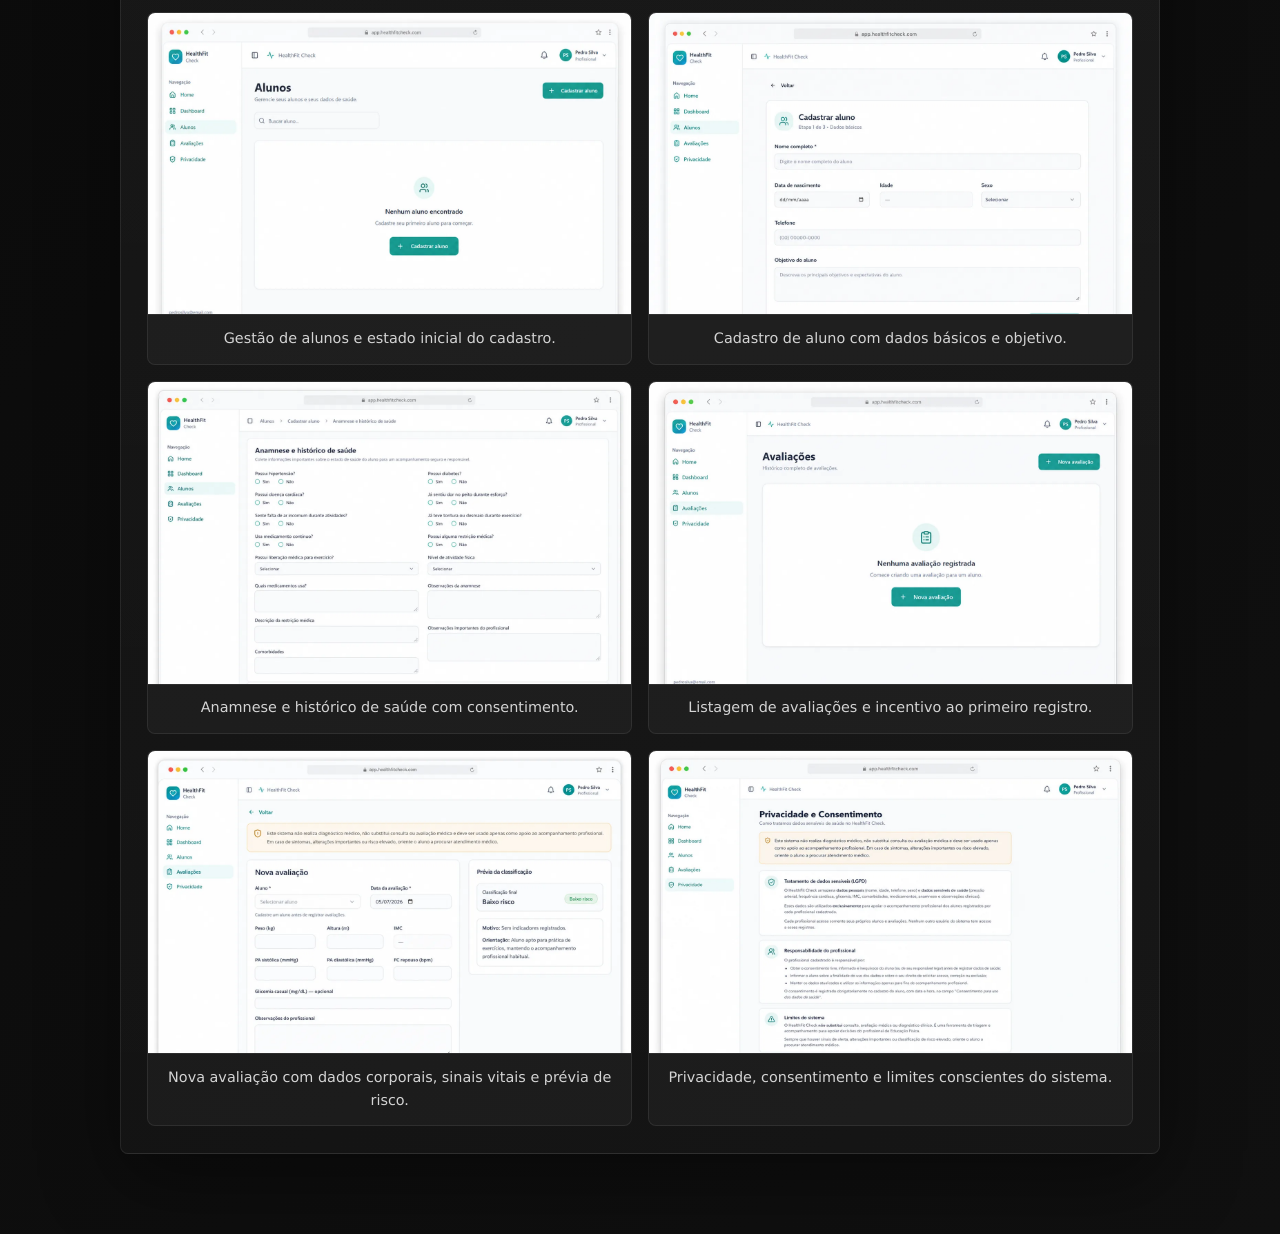
<file: projetos/healthfit-check.html>
<!doctype html>
<html lang="pt-BR">
  <head>
    <meta charset="utf-8" />
    <meta name="viewport" content="width=device-width, initial-scale=1" />
    <title>HealthFit Check | Pedro Augusto</title>
    <link rel="stylesheet" href="../styles.css?v=20260907-formacoes-1" />
  </head>
  <body class="project-page">
    <main class="project-detail-shell">
      <a class="detail-back" href="../index.html#projects">Voltar ao portf&oacute;lio</a>
      <div id="project-detail"></div>
    </main>
    <script>window.projectSlug = "healthfit-check";</script>
    <script src="../assets/portfolio-data.js?v=20260907-formacoes-1"></script>
    <script src="../assets/project-detail.js?v=20260907-formacoes-1"></script>
  </body>
</html>
</file>
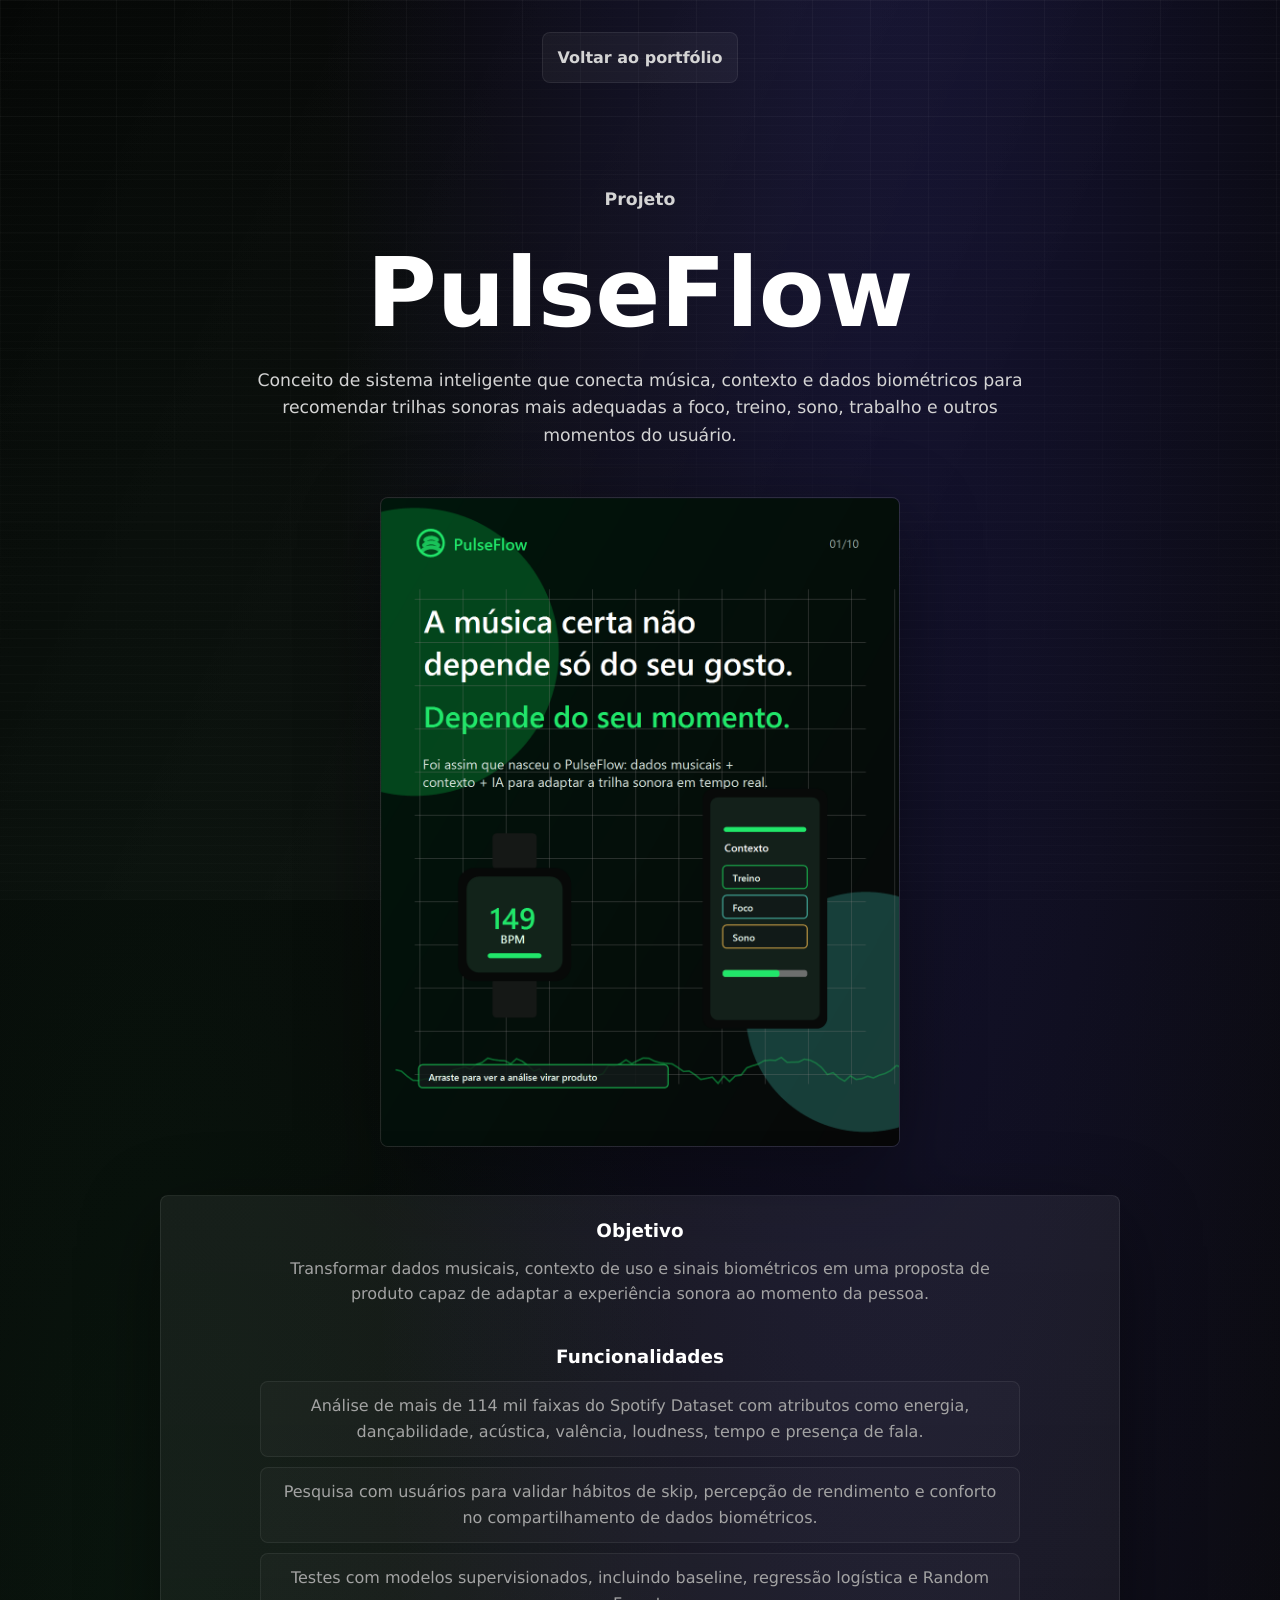
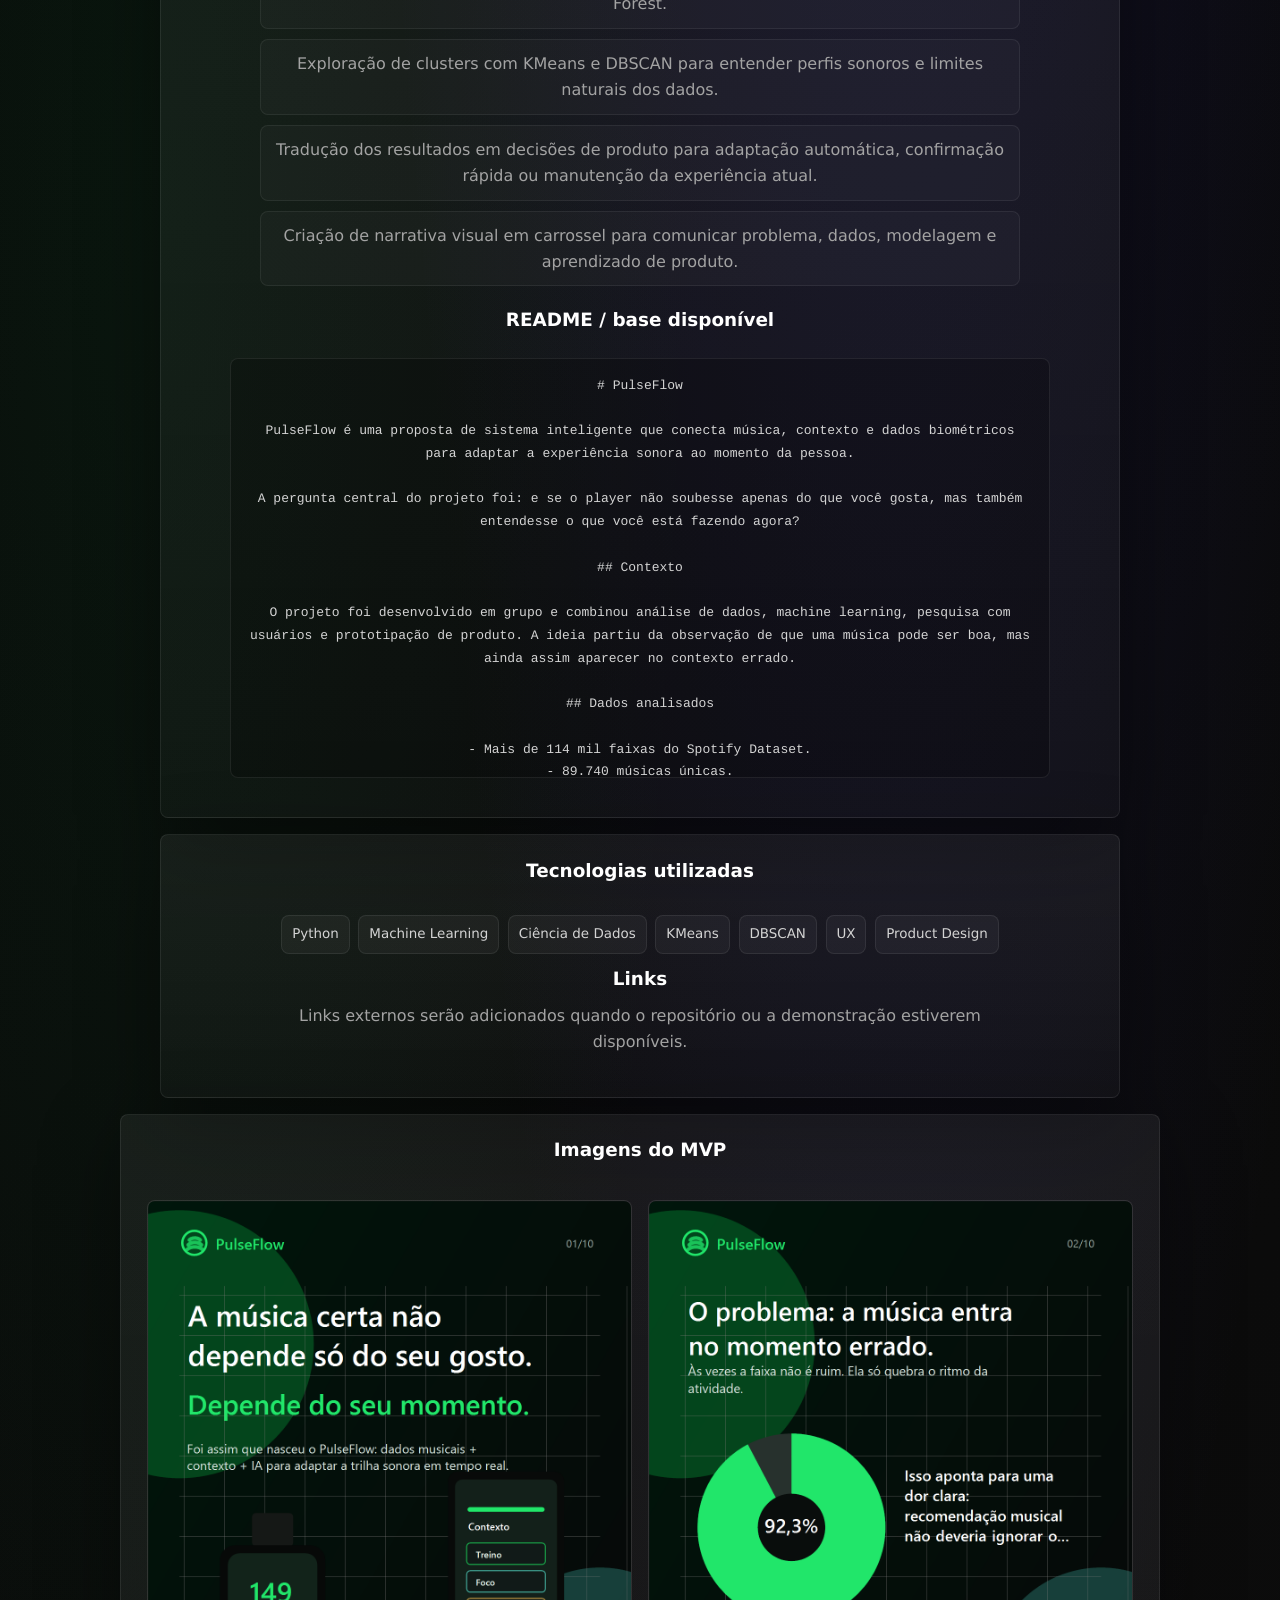
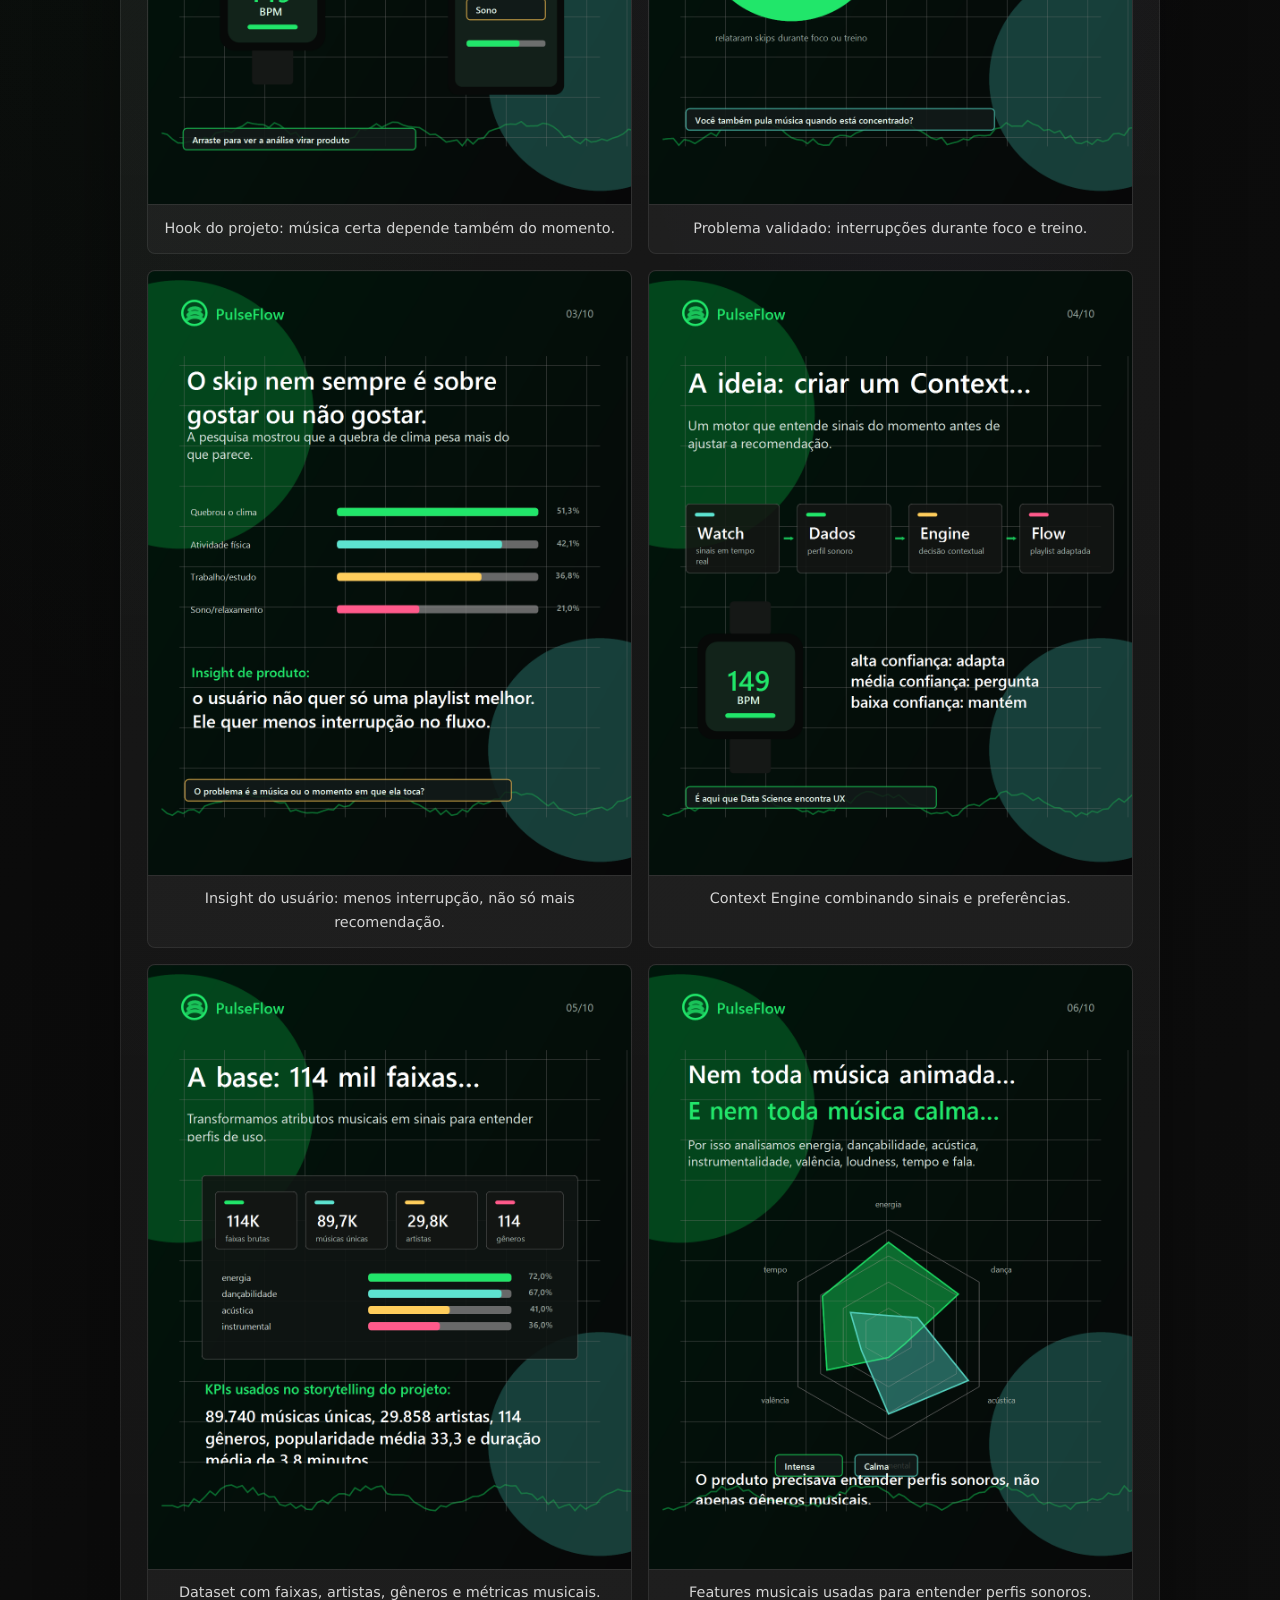
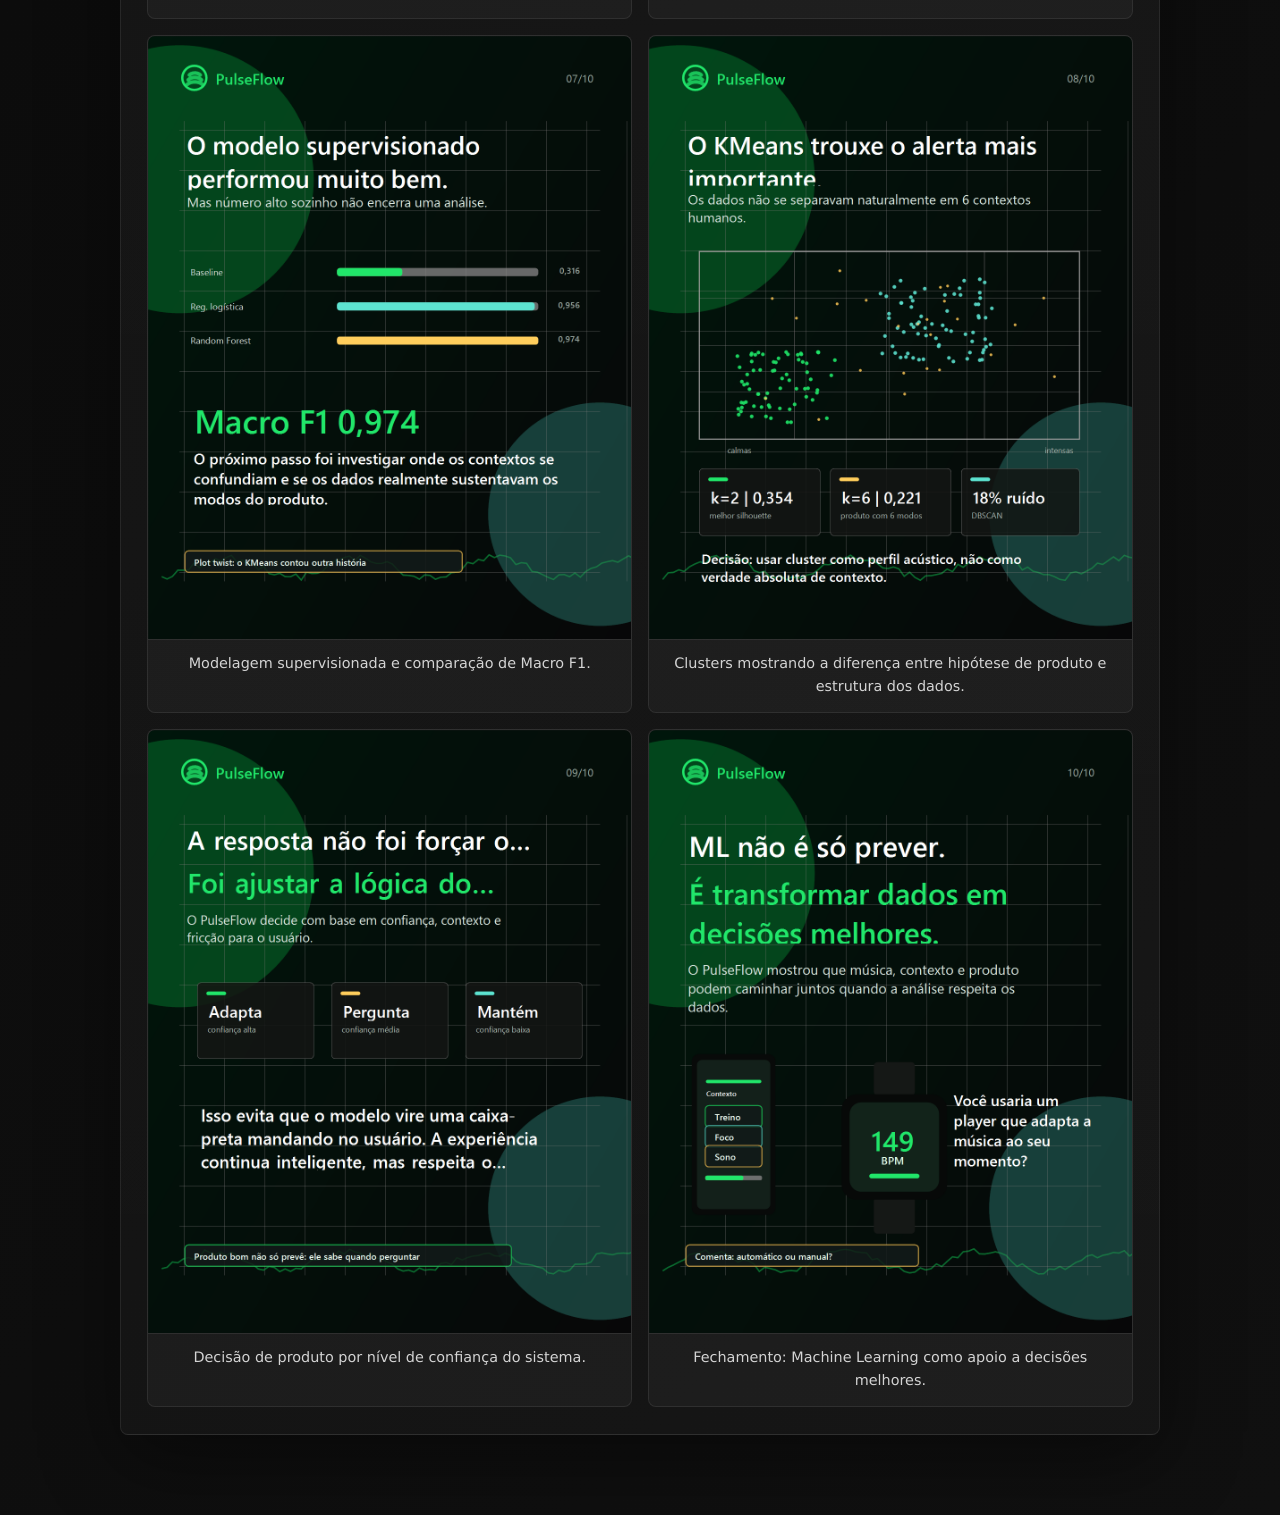
<file: projetos/pulseflow.html>
<!doctype html>
<html lang="pt-BR">
  <head>
    <meta charset="utf-8" />
    <meta name="viewport" content="width=device-width, initial-scale=1" />
    <title>PulseFlow | Pedro Augusto</title>
    <link rel="stylesheet" href="../styles.css?v=20260907-formacoes-1" />
  </head>
  <body class="project-page">
    <main class="project-detail-shell">
      <a class="detail-back" href="../index.html#projects">Voltar ao portf&oacute;lio</a>
      <div id="project-detail"></div>
    </main>
    <script>window.projectSlug = "pulseflow";</script>
    <script src="../assets/portfolio-data.js?v=20260907-formacoes-1"></script>
    <script src="../assets/project-detail.js?v=20260907-formacoes-1"></script>
  </body>
</html>
</file>
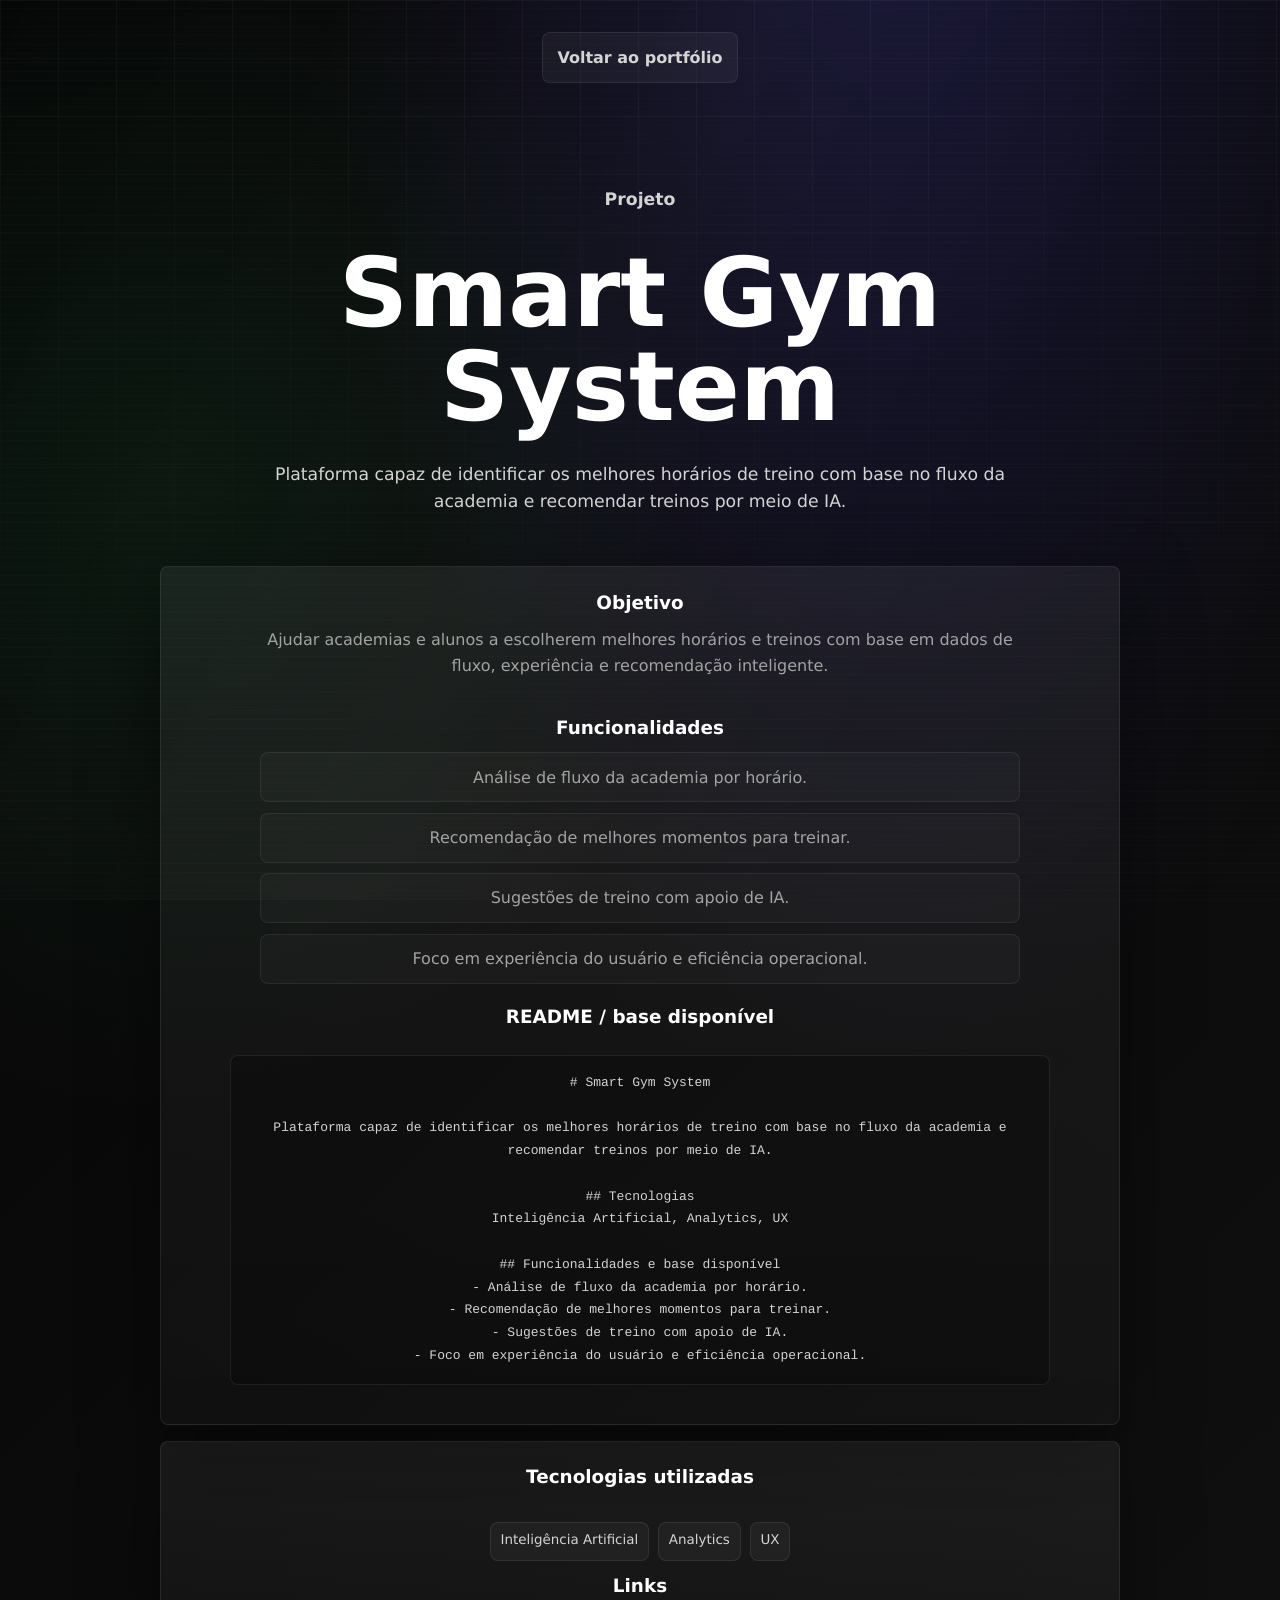
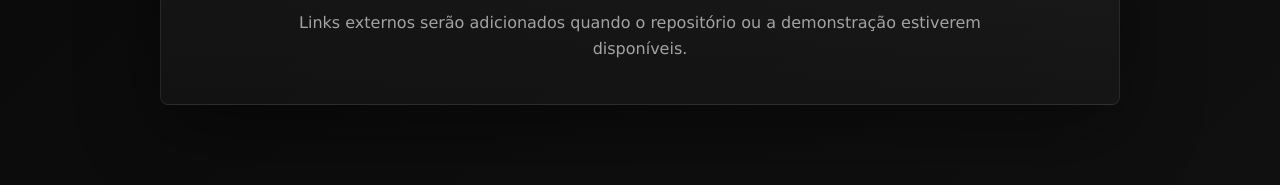
<file: projetos/smart-gym-system.html>
<!doctype html>
<html lang="pt-BR">
  <head>
    <meta charset="utf-8" />
    <meta name="viewport" content="width=device-width, initial-scale=1" />
    <title>Smart Gym System | Pedro Augusto</title>
    <link rel="stylesheet" href="../styles.css?v=20260907-formacoes-1" />
  </head>
  <body class="project-page">
    <main class="project-detail-shell">
      <a class="detail-back" href="../index.html#projects">Voltar ao portf&oacute;lio</a>
      <div id="project-detail"></div>
    </main>
    <script>window.projectSlug = "smart-gym-system";</script>
    <script src="../assets/portfolio-data.js?v=20260907-formacoes-1"></script>
    <script src="../assets/project-detail.js?v=20260907-formacoes-1"></script>
  </body>
</html>
</file>
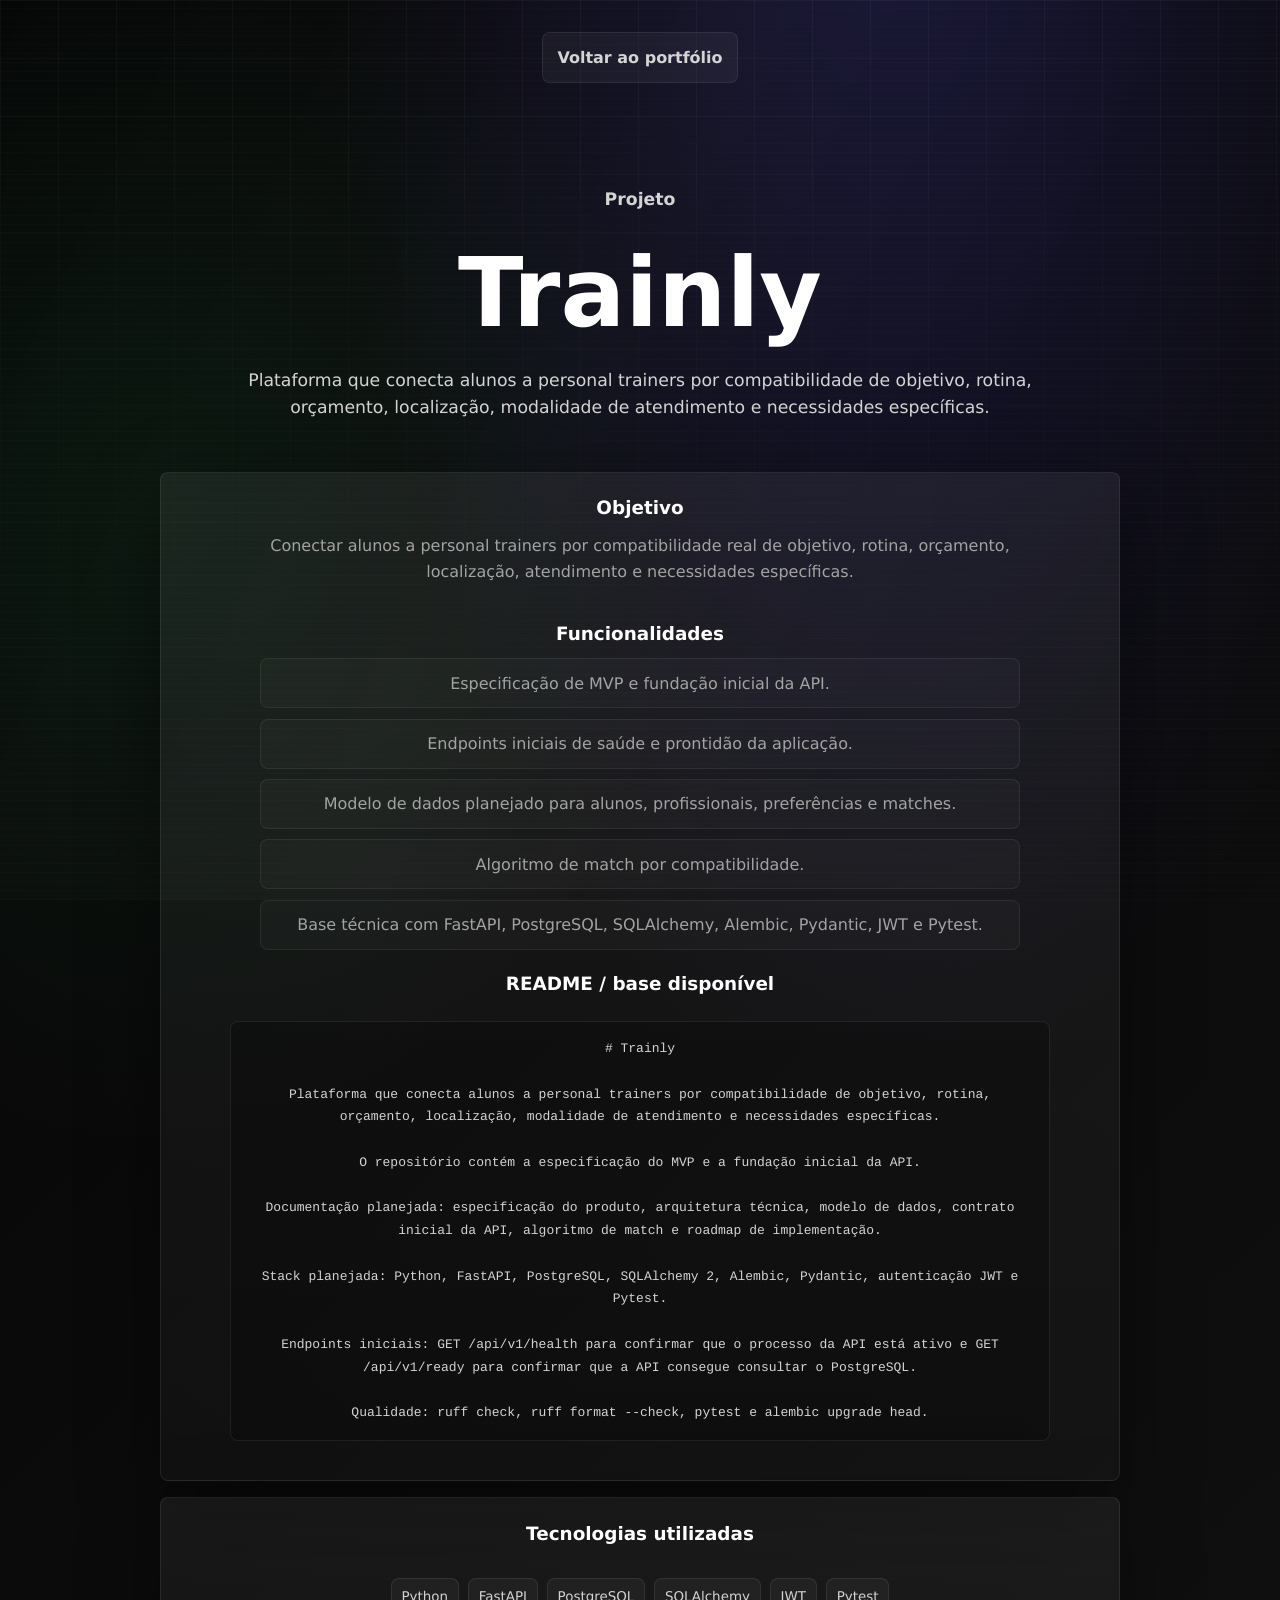
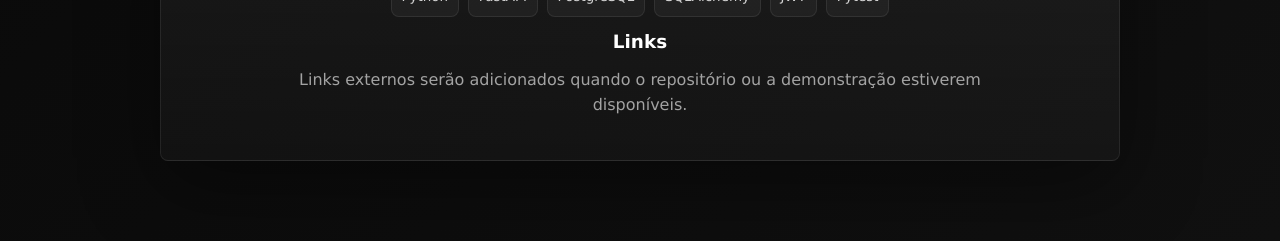
<file: projetos/trainly.html>
<!doctype html>
<html lang="pt-BR">
  <head>
    <meta charset="utf-8" />
    <meta name="viewport" content="width=device-width, initial-scale=1" />
    <title>Trainly | Pedro Augusto</title>
    <link rel="stylesheet" href="../styles.css?v=20260907-formacoes-1" />
  </head>
  <body class="project-page">
    <main class="project-detail-shell">
      <a class="detail-back" href="../index.html#projects">Voltar ao portf&oacute;lio</a>
      <div id="project-detail"></div>
    </main>
    <script>window.projectSlug = "trainly";</script>
    <script src="../assets/portfolio-data.js?v=20260907-formacoes-1"></script>
    <script src="../assets/project-detail.js?v=20260907-formacoes-1"></script>
  </body>
</html>
</file>
<file: styles.css>
:root {
  color-scheme: dark;
  --bg: #050505;
  --bg-2: #0a0a0a;
  --bg-3: #101010;
  --card: rgba(255, 255, 255, 0.04);
  --card-strong: rgba(255, 255, 255, 0.06);
  --border: rgba(255, 255, 255, 0.08);
  --border-strong: rgba(255, 255, 255, 0.14);
  --text: #ffffff;
  --muted: #d4d4d4;
  --subtle: #a3a3a3;
  --primary: #4f46e5;
  --secondary: #6366f1;
  --highlight: #22c55e;
  --shadow: rgba(0, 0, 0, 0.42);
  --sidebar: 284px;
  --topbar: 4.55rem;
  --content: 1120px;
  --radius: 8px;
  --ease: cubic-bezier(0.2, 0.8, 0.2, 1);
}

* {
  box-sizing: border-box;
}

html {
  scroll-behavior: smooth;
}

body {
  margin: 0;
  min-width: 320px;
  overflow-x: hidden;
  background:
    radial-gradient(ellipse at 70% -12%, rgba(79, 70, 229, 0.22), transparent 46%),
    radial-gradient(ellipse at 12% 28%, rgba(34, 197, 94, 0.08), transparent 34%),
    linear-gradient(135deg, #050505 0%, #0a0a0a 45%, #101010 100%);
  color: var(--text);
  font-family:
    Inter,
    Geist,
    Satoshi,
    Manrope,
    ui-sans-serif,
    system-ui,
    -apple-system,
    BlinkMacSystemFont,
    "Segoe UI",
    sans-serif;
  line-height: 1.6;
  text-rendering: geometricPrecision;
}

body::before,
body::after {
  position: fixed;
  inset: 0;
  z-index: -2;
  pointer-events: none;
  content: "";
}

body::before {
  background-image:
    linear-gradient(rgba(255, 255, 255, 0.045) 1px, transparent 1px),
    linear-gradient(90deg, rgba(255, 255, 255, 0.045) 1px, transparent 1px);
  background-size: 58px 58px;
  mask-image: linear-gradient(to bottom, rgba(0, 0, 0, 0.8), transparent 86%);
}

body::after {
  z-index: -1;
  opacity: 0.32;
  background:
    linear-gradient(115deg, transparent 0%, rgba(255, 255, 255, 0.055) 45%, transparent 70%),
    repeating-linear-gradient(0deg, rgba(255, 255, 255, 0.035) 0 1px, transparent 1px 9px);
  mix-blend-mode: screen;
}

a {
  color: inherit;
  text-decoration: none;
}

button,
input,
textarea {
  font: inherit;
}

button {
  cursor: pointer;
}

img,
svg {
  display: block;
}

svg {
  width: 1.1rem;
  height: 1.1rem;
  fill: currentColor;
}

.skip-link {
  position: fixed;
  top: 1rem;
  left: 1rem;
  z-index: 100;
  transform: translateY(-160%);
  border: 1px solid var(--border-strong);
  border-radius: var(--radius);
  background: #ffffff;
  color: #050505;
  padding: 0.7rem 0.9rem;
  transition: transform 180ms var(--ease);
}

.skip-link:focus {
  transform: translateY(0);
}

.sr-only {
  position: absolute;
  width: 1px;
  height: 1px;
  overflow: hidden;
  clip: rect(0, 0, 0, 0);
  white-space: nowrap;
}

.site-shell {
  min-height: 100vh;
}

.sidebar {
  position: fixed;
  top: 5.35rem;
  bottom: 1rem;
  left: 0.75rem;
  z-index: 50;
  width: min(var(--sidebar), calc(100vw - 1.5rem));
  overflow-y: auto;
  border: 1px solid var(--border);
  border-radius: var(--radius);
  background: rgba(5, 5, 5, 0.78);
  backdrop-filter: blur(24px);
  box-shadow: 0 24px 80px rgba(0, 0, 0, 0.42);
  display: flex;
  flex-direction: column;
  justify-content: space-between;
  padding: 1.35rem;
  opacity: 0;
  pointer-events: none;
  transform: translateX(calc(-100% - 1rem));
  transition:
    opacity 180ms var(--ease),
    transform 220ms var(--ease);
}

.menu-open .sidebar {
  opacity: 1;
  pointer-events: auto;
  transform: translateX(0);
}

.brand {
  display: flex;
  align-items: center;
  gap: 0.85rem;
}

.brand-mark {
  display: grid;
  width: 2.5rem;
  height: 2.5rem;
  place-items: center;
  border: 1px solid rgba(99, 102, 241, 0.42);
  border-radius: var(--radius);
  background: linear-gradient(135deg, rgba(79, 70, 229, 0.32), rgba(34, 197, 94, 0.12));
  color: #ffffff;
  font-weight: 800;
}

.brand strong,
.brand small {
  display: block;
}

.brand strong {
  font-size: 0.96rem;
  line-height: 1.2;
}

.brand small {
  color: var(--subtle);
  font-size: 0.78rem;
}

.nav-list {
  display: grid;
  gap: 0.3rem;
  margin-top: 3rem;
}

.nav-link {
  position: relative;
  border-radius: var(--radius);
  color: var(--subtle);
  padding: 0.75rem 0.85rem 0.75rem 1rem;
  font-size: 0.92rem;
  transition:
    background 180ms var(--ease),
    color 180ms var(--ease),
    transform 180ms var(--ease);
}

.nav-link::before {
  position: absolute;
  top: 50%;
  left: 0.35rem;
  width: 0.22rem;
  height: 0;
  border-radius: 99px;
  background: var(--highlight);
  content: "";
  transform: translateY(-50%);
  transition: height 180ms var(--ease);
}

.nav-link:hover,
.nav-link.active {
  background: rgba(255, 255, 255, 0.055);
  color: var(--text);
  transform: translateX(2px);
}

.nav-link.active::before {
  height: 1.1rem;
}

.sidebar-footer {
  display: grid;
  gap: 1rem;
}

.status-pill {
  display: inline-flex;
  align-items: center;
  gap: 0.55rem;
  width: max-content;
  max-width: 100%;
  border: 1px solid rgba(34, 197, 94, 0.24);
  border-radius: var(--radius);
  background: rgba(34, 197, 94, 0.08);
  color: #d9fbe5;
  padding: 0.55rem 0.7rem;
  font-size: 0.82rem;
}

.status-pill span {
  width: 0.5rem;
  height: 0.5rem;
  border-radius: 50%;
  background: var(--highlight);
  box-shadow: 0 0 18px rgba(34, 197, 94, 0.8);
}

.top-bar {
  position: fixed;
  top: 0.75rem;
  right: 0.75rem;
  left: 0.75rem;
  z-index: 60;
  display: grid;
  grid-template-columns: minmax(0, 1fr) auto minmax(0, 1fr);
  align-items: center;
  gap: 0.85rem;
  border: 1px solid var(--border);
  border-radius: var(--radius);
  background: rgba(5, 5, 5, 0.76);
  box-shadow: 0 18px 54px rgba(0, 0, 0, 0.32);
  padding: 0.65rem;
  backdrop-filter: blur(22px);
}

.brand.compact {
  grid-column: 1;
  grid-row: 1;
  justify-self: start;
  min-width: 0;
  margin-left: 3.35rem;
}

.menu-button {
  grid-column: 1;
  grid-row: 1;
  justify-self: start;
}

.top-socials {
  grid-column: 2;
  grid-row: 1;
  justify-self: center;
  display: flex;
  flex-wrap: wrap;
  justify-content: center;
  gap: 0.45rem;
}

.top-socials a {
  display: inline-flex;
  align-items: center;
  justify-content: center;
  min-height: 2.45rem;
  border: 1px solid var(--border);
  border-radius: var(--radius);
  background: rgba(255, 255, 255, 0.045);
  color: var(--muted);
  padding: 0.58rem 0.78rem;
  font-size: 0.86rem;
  transition:
    border-color 180ms var(--ease),
    background 180ms var(--ease),
    color 180ms var(--ease),
    transform 180ms var(--ease);
}

.top-socials a:hover {
  border-color: rgba(99, 102, 241, 0.5);
  background: rgba(255, 255, 255, 0.075);
  color: #ffffff;
  transform: translateY(-1px);
}

.menu-button {
  display: flex;
  flex-direction: column;
  gap: 0.34rem;
  align-items: center;
  justify-content: center;
  width: 2.55rem;
  height: 2.55rem;
  border: 1px solid var(--border);
  border-radius: var(--radius);
  background: rgba(255, 255, 255, 0.045);
}

.menu-button span {
  display: block;
  width: 1rem;
  height: 2px;
  background: #ffffff;
  transition:
    transform 180ms var(--ease),
    opacity 180ms var(--ease);
}

.menu-open .menu-button span:first-child {
  transform: translateY(4px) rotate(45deg);
}

.menu-open .menu-button span:last-child {
  transform: translateY(-4px) rotate(-45deg);
}

main {
  margin-left: 0;
}

.section {
  position: relative;
  width: min(100% - 2rem, var(--content));
  margin-inline: auto;
  padding: 6.6rem 0;
  scroll-margin-top: 6.25rem;
}

.hero {
  display: grid;
  align-items: center;
  min-height: 94svh;
  width: 100%;
  max-width: none;
  padding: 5.8rem min(7vw, 6rem) 4.4rem;
  overflow: hidden;
}

.hero-backdrop {
  position: absolute;
  inset: 0;
  z-index: -1;
  background:
    linear-gradient(90deg, rgba(5, 5, 5, 0.96) 0%, rgba(5, 5, 5, 0.82) 48%, rgba(5, 5, 5, 0.42) 100%),
    linear-gradient(180deg, transparent 0%, rgba(34, 197, 94, 0.045) 100%);
}

.hero-content {
  position: relative;
  z-index: 2;
  max-width: 780px;
}

.eyebrow {
  margin: 0 0 1rem;
  color: #c8c6ff;
  font-size: 0.86rem;
  font-weight: 700;
}

h1,
h2,
h3,
p {
  margin-top: 0;
}

h1 {
  margin-bottom: 1.15rem;
  font-size: 3.4rem;
  line-height: 0.98;
  font-weight: 850;
}

h2 {
  margin-bottom: 0;
  max-width: 760px;
  color: var(--text);
  font-size: 2.15rem;
  line-height: 1.08;
  font-weight: 780;
}

h3 {
  color: var(--text);
  font-size: 1.05rem;
  line-height: 1.25;
}

.hero-subtitle {
  max-width: 680px;
  margin-bottom: 1rem;
  color: var(--muted);
  font-size: 1.24rem;
  line-height: 1.45;
}

.hero-copy {
  max-width: 620px;
  color: var(--subtle);
  font-size: 1rem;
}

.hero-actions {
  display: flex;
  flex-wrap: wrap;
  gap: 0.8rem;
  margin-top: 2rem;
}

.button {
  display: inline-flex;
  align-items: center;
  justify-content: center;
  min-height: 2.9rem;
  border: 1px solid transparent;
  border-radius: var(--radius);
  padding: 0.78rem 1rem;
  gap: 0.55rem;
  color: var(--text);
  font-weight: 700;
  line-height: 1;
  transition:
    transform 180ms var(--ease),
    border-color 180ms var(--ease),
    background 180ms var(--ease),
    color 180ms var(--ease);
}

.button.primary {
  background: linear-gradient(135deg, var(--primary), var(--secondary));
  box-shadow: 0 18px 45px rgba(79, 70, 229, 0.28);
}

.button.secondary {
  border-color: var(--border-strong);
  background: rgba(255, 255, 255, 0.075);
}

.button.ghost {
  border-color: transparent;
  background: transparent;
  color: var(--muted);
}

.button:hover {
  transform: translateY(-2px);
}

.button.ghost:hover {
  background: rgba(255, 255, 255, 0.055);
  color: var(--text);
}

.hero-portrait {
  position: absolute;
  right: max(1rem, 4vw);
  bottom: 3.4rem;
  z-index: 1;
  width: min(32vw, 430px);
  margin: 0;
  animation: floatPortrait 6s var(--ease) infinite alternate;
}

.hero-portrait::before {
  position: absolute;
  inset: -3%;
  z-index: -1;
  border: 1px solid rgba(99, 102, 241, 0.22);
  border-radius: var(--radius);
  content: "";
  transform: rotate(-3deg);
}

.hero-portrait::after {
  position: absolute;
  inset: 6% -5% -4% 7%;
  z-index: -2;
  border: 1px solid rgba(34, 197, 94, 0.16);
  border-radius: var(--radius);
  content: "";
  transform: rotate(4deg);
}

.hero-portrait img {
  width: 100%;
  aspect-ratio: 2 / 3;
  height: auto;
  border: 1px solid rgba(255, 255, 255, 0.14);
  border-radius: var(--radius);
  object-fit: cover;
  object-position: center top;
  box-shadow: 0 28px 70px rgba(0, 0, 0, 0.52);
}

@keyframes floatPortrait {
  from {
    transform: translate3d(0, 0, 0);
  }
  to {
    transform: translate3d(0, -12px, 0);
  }
}

.section-heading {
  margin-bottom: 2.2rem;
}

.about-layout {
  display: grid;
  grid-template-columns: minmax(0, 1.1fr) minmax(280px, 0.9fr);
  gap: 1rem;
}

.about-card,
.timeline-card,
.experience-card,
.project-card,
.skill-card,
.cert-card,
.resume-panel,
.assistant-shell,
.contact-form,
.contact-methods a,
.principles article {
  border: 1px solid var(--border);
  border-radius: var(--radius);
  background: linear-gradient(180deg, var(--card-strong), rgba(255, 255, 255, 0.028));
  box-shadow: 0 24px 80px var(--shadow);
}

.about-card {
  padding: 2rem;
  backdrop-filter: blur(18px);
}

.about-card p {
  margin-bottom: 1rem;
  color: var(--muted);
  font-size: 1.06rem;
}

.about-card p:last-child {
  margin-bottom: 0;
}

.principles {
  display: grid;
  gap: 1rem;
}

.principles article {
  padding: 1.2rem;
  transition:
    border-color 180ms var(--ease),
    transform 180ms var(--ease),
    background 180ms var(--ease);
}

.principles article:hover {
  border-color: rgba(99, 102, 241, 0.36);
  background: rgba(255, 255, 255, 0.065);
  transform: translateY(-3px);
}

.principles span,
.project-index,
.cert-card span,
.timeline-meta {
  color: var(--highlight);
  font-size: 0.82rem;
  font-weight: 800;
}

.principles h3,
.cert-card h3,
.skill-card h3,
.experience-card h3,
.timeline-card h3,
.project-card h3 {
  margin-bottom: 0.55rem;
}

.principles p,
.timeline-card p,
.experience-card li,
.project-card p,
.cert-card p,
.contact-methods a,
.skill-card p {
  color: var(--subtle);
}

.timeline {
  position: relative;
  display: grid;
  gap: 1.1rem;
}

.timeline::before {
  position: absolute;
  top: 0.6rem;
  bottom: 0.6rem;
  left: 0.7rem;
  width: 1px;
  background: linear-gradient(var(--secondary), rgba(255, 255, 255, 0.08));
  content: "";
}

.timeline-item {
  position: relative;
  display: grid;
  grid-template-columns: 1.4rem minmax(0, 1fr);
  gap: 1.1rem;
}

.timeline-dot {
  position: relative;
  z-index: 1;
  width: 0.8rem;
  height: 0.8rem;
  margin-top: 0.7rem;
  border: 2px solid #050505;
  border-radius: 50%;
  background: var(--highlight);
  box-shadow: 0 0 0 6px rgba(34, 197, 94, 0.12);
}

.timeline-card,
.experience-card {
  padding: 1.4rem;
}

.institution {
  color: var(--muted);
  font-weight: 700;
}

.subject-grid {
  display: flex;
  flex-wrap: wrap;
  gap: 0.55rem;
  margin: 1.1rem 0 0;
  padding: 0;
  list-style: none;
}

.subject-grid li,
.tech-list span,
.skill-badges span {
  border: 1px solid var(--border);
  border-radius: var(--radius);
  background: rgba(255, 255, 255, 0.045);
  color: var(--muted);
  padding: 0.48rem 0.62rem;
  font-size: 0.84rem;
}

.experience-grid {
  display: grid;
  grid-template-columns: repeat(2, minmax(0, 1fr));
  gap: 1rem;
}

.experience-card {
  display: grid;
  align-content: start;
  gap: 1rem;
  transition:
    transform 180ms var(--ease),
    border-color 180ms var(--ease);
}

.experience-card:hover {
  border-color: rgba(34, 197, 94, 0.32);
  transform: translateY(-4px);
}

.experience-card ul {
  display: grid;
  gap: 0.6rem;
  margin: 0;
  padding-left: 1.1rem;
}

.projects-grid {
  display: grid;
  grid-template-columns: repeat(2, minmax(0, 1fr));
  gap: 1rem;
}

.project-card {
  position: relative;
  display: block;
  min-height: 280px;
  overflow: hidden;
  padding: 1.45rem;
  color: inherit;
  transition:
    transform 220ms var(--ease),
    border-color 220ms var(--ease),
    background 220ms var(--ease);
}

.project-card::before {
  position: absolute;
  inset: 0;
  opacity: 0;
  background:
    linear-gradient(135deg, rgba(79, 70, 229, 0.22), transparent 52%),
    linear-gradient(215deg, rgba(34, 197, 94, 0.12), transparent 44%);
  content: "";
  transition: opacity 220ms var(--ease);
}

.project-card > * {
  position: relative;
}

.project-card.has-cover {
  padding-top: 1rem;
}

.project-card-media {
  overflow: hidden;
  aspect-ratio: 16 / 9;
  border: 1px solid var(--border);
  border-radius: var(--radius);
  background: rgba(255, 255, 255, 0.04);
}

.project-card-media img {
  display: block;
  width: 100%;
  height: 100%;
  object-fit: cover;
  object-position: top center;
  transition: transform 280ms var(--ease);
}

.project-card:hover {
  border-color: rgba(99, 102, 241, 0.42);
  background: rgba(255, 255, 255, 0.07);
  transform: translateY(-6px);
}

.project-card:hover::before {
  opacity: 1;
}

.project-card.has-cover:hover .project-card-media img {
  transform: scale(1.035);
}

.project-card.has-cover .project-index {
  display: inline-block;
  margin-top: 0.95rem;
}

.project-card-wide {
  grid-column: 1 / -1;
  min-height: 240px;
}

.project-card h3 {
  margin-top: 3.2rem;
  font-size: 1.35rem;
}

.project-card.has-cover h3 {
  margin-top: 1.15rem;
}

.project-card p {
  max-width: 34rem;
}

.project-cta {
  display: inline-flex;
  width: max-content;
  margin-top: 1.15rem;
  border-bottom: 1px solid rgba(34, 197, 94, 0.46);
  color: #d9fbe5;
  font-size: 0.88rem;
  font-weight: 800;
}

.tech-list,
.skill-badges {
  display: flex;
  flex-wrap: wrap;
  gap: 0.55rem;
  margin-top: 1.25rem;
}

.skills-grid {
  display: grid;
  grid-template-columns: repeat(4, minmax(0, 1fr));
  gap: 1rem;
}

.skill-card {
  min-height: 210px;
  padding: 1.25rem;
  transition:
    border-color 180ms var(--ease),
    transform 180ms var(--ease);
}

.skill-card:hover {
  border-color: rgba(34, 197, 94, 0.32);
  transform: translateY(-3px);
}

.skill-badges span {
  transition:
    background 160ms var(--ease),
    border-color 160ms var(--ease),
    transform 160ms var(--ease);
}

.skill-badges span:hover {
  border-color: rgba(99, 102, 241, 0.42);
  background: rgba(99, 102, 241, 0.16);
  transform: translateY(-2px);
}

.cert-grid {
  display: grid;
  grid-template-columns: repeat(4, minmax(0, 1fr));
  gap: 1rem;
}

.cert-card {
  min-height: 172px;
  padding: 1.25rem;
  transition:
    border-color 180ms var(--ease),
    transform 180ms var(--ease);
}

.cert-card:hover {
  border-color: rgba(99, 102, 241, 0.42);
  transform: translateY(-3px);
}

.cert-card a {
  color: inherit;
}

.cert-card a:hover {
  color: #ffffff;
}

.resume-panel {
  display: grid;
  grid-template-columns: minmax(0, 1fr) max-content;
  gap: 1.2rem;
  align-items: center;
  padding: 1.4rem;
}

.resume-panel h3 {
  margin-bottom: 0.45rem;
}

.resume-panel p {
  max-width: 680px;
  margin-bottom: 0;
  color: var(--subtle);
}

.resume-actions {
  display: flex;
  flex-wrap: wrap;
  justify-content: flex-end;
  gap: 0.75rem;
}

.assistant-shell {
  overflow: hidden;
}

.chat-window {
  display: grid;
  gap: 1rem;
  min-height: 340px;
  max-height: 430px;
  overflow-y: auto;
  padding: 1.25rem;
  scrollbar-color: rgba(255, 255, 255, 0.22) transparent;
}

.chat-message {
  display: grid;
  grid-template-columns: 2rem minmax(0, 1fr);
  gap: 0.75rem;
  max-width: 760px;
}

.chat-message.user {
  justify-self: end;
  grid-template-columns: minmax(0, 1fr) 2rem;
}

.chat-message span {
  display: grid;
  width: 2rem;
  height: 2rem;
  place-items: center;
  border-radius: var(--radius);
  background: rgba(79, 70, 229, 0.22);
  color: #ffffff;
  font-size: 0.75rem;
  font-weight: 800;
}

.chat-message.user span {
  order: 2;
  background: rgba(34, 197, 94, 0.16);
}

.chat-message p {
  margin: 0;
  border: 1px solid var(--border);
  border-radius: var(--radius);
  background: rgba(255, 255, 255, 0.045);
  color: var(--muted);
  padding: 0.8rem 0.9rem;
}

.prompt-row {
  display: flex;
  flex-wrap: wrap;
  gap: 0.55rem;
  border-top: 1px solid var(--border);
  padding: 1rem 1.25rem;
}

.prompt-row button,
.chat-form button {
  border: 1px solid var(--border);
  border-radius: var(--radius);
  background: rgba(255, 255, 255, 0.045);
  color: var(--muted);
  transition:
    border-color 160ms var(--ease),
    background 160ms var(--ease),
    color 160ms var(--ease),
    transform 160ms var(--ease);
}

.prompt-row button {
  padding: 0.58rem 0.75rem;
}

.prompt-row button:hover,
.chat-form button:hover {
  border-color: rgba(99, 102, 241, 0.44);
  background: rgba(99, 102, 241, 0.14);
  color: #ffffff;
  transform: translateY(-1px);
}

.chat-form {
  display: grid;
  grid-template-columns: minmax(0, 1fr) 3rem;
  gap: 0.75rem;
  border-top: 1px solid var(--border);
  padding: 1rem 1.25rem 1.25rem;
}

.chat-form input {
  width: 100%;
  border: 1px solid var(--border);
  border-radius: var(--radius);
  background: rgba(0, 0, 0, 0.28);
  color: var(--text);
  padding: 0.85rem 0.95rem;
  outline: none;
}

.chat-form button {
  display: grid;
  place-items: center;
}

.contact-layout {
  display: grid;
  grid-template-columns: minmax(0, 1fr) minmax(280px, 0.7fr);
  gap: 1rem;
}

.contact-form {
  display: grid;
  gap: 1rem;
  padding: 1.35rem;
}

.field {
  display: grid;
  gap: 0.45rem;
}

.field label {
  color: var(--muted);
  font-size: 0.92rem;
  font-weight: 700;
}

.field input,
.field textarea {
  width: 100%;
  border: 1px solid var(--border);
  border-radius: var(--radius);
  background: rgba(0, 0, 0, 0.3);
  color: var(--text);
  outline: none;
  padding: 0.85rem 0.95rem;
  transition:
    border-color 160ms var(--ease),
    box-shadow 160ms var(--ease);
}

.field textarea {
  resize: vertical;
  min-height: 140px;
}

.field input:focus,
.field textarea:focus,
.chat-form input:focus {
  border-color: rgba(99, 102, 241, 0.7);
  box-shadow: 0 0 0 4px rgba(99, 102, 241, 0.14);
}

.field.invalid input,
.field.invalid textarea {
  border-color: rgba(248, 113, 113, 0.72);
}

.form-error {
  min-height: 1.1rem;
  color: #fca5a5;
  font-size: 0.78rem;
}

.form-submit {
  width: max-content;
}

.form-submit.is-loading {
  pointer-events: none;
  opacity: 0.72;
}

.form-status {
  min-height: 1.4rem;
  margin: 0;
  color: #bbf7d0;
}

.contact-methods {
  display: grid;
  align-content: start;
  gap: 1rem;
}

.contact-methods a {
  display: grid;
  gap: 0.2rem;
  overflow-wrap: anywhere;
  padding: 1rem;
  transition:
    border-color 180ms var(--ease),
    transform 180ms var(--ease),
    color 180ms var(--ease);
}

.contact-methods a span {
  color: var(--highlight);
  font-size: 0.82rem;
  font-weight: 800;
}

.contact-methods a:hover {
  border-color: rgba(99, 102, 241, 0.42);
  color: #ffffff;
  transform: translateY(-3px);
}

.project-page main {
  margin-left: 0;
}

.project-detail-shell {
  display: grid;
  justify-items: center;
  width: 100%;
  margin-inline: auto;
  padding: 2rem 1rem 5rem;
}

.project-detail-shell > #project-detail {
  display: grid;
  justify-items: center;
  width: 100%;
}

.detail-back {
  justify-self: center;
  display: inline-flex;
  width: max-content;
  margin-bottom: 2rem;
  border: 1px solid var(--border);
  border-radius: var(--radius);
  background: rgba(255, 255, 255, 0.045);
  color: var(--muted);
  padding: 0.72rem 0.9rem;
  font-weight: 800;
}

.project-detail-hero {
  display: grid;
  justify-items: center;
  width: 100%;
  gap: 1rem;
  text-align: center;
  padding: 4.5rem 0 2rem;
}

.project-detail-hero h1 {
  max-width: 860px;
  margin-inline: auto;
  margin-bottom: 0.7rem;
}

.project-detail-hero p {
  max-width: 800px;
  margin-inline: auto;
  color: var(--muted);
  font-size: 1.08rem;
}

.project-detail-cover {
  overflow: hidden;
  width: min(100%, 960px);
  max-width: 960px;
  margin-inline: auto;
  margin-top: 0.85rem;
  border: 1px solid var(--border);
  border-radius: var(--radius);
  background: rgba(255, 255, 255, 0.04);
  box-shadow: 0 24px 80px var(--shadow);
}

.project-detail-cover img {
  display: block;
  width: 100%;
  height: auto;
}

.project-detail-cover.is-portrait {
  width: min(100%, 520px);
}

.project-detail-cover.is-portrait img {
  aspect-ratio: 4 / 5;
  object-fit: cover;
}

.project-detail-cover.is-wide img {
  aspect-ratio: 16 / 9;
  object-fit: cover;
}

.project-card-media.is-brand,
.project-detail-cover.is-brand {
  background: #f5f3ec;
}

.project-card-media.is-brand img {
  object-fit: contain;
  object-position: center;
  padding: 1.5rem;
}

.project-detail-cover.is-brand img {
  height: clamp(220px, 28vw, 320px);
  object-fit: contain;
  padding: 2rem;
}

.project-detail-grid {
  display: grid;
  width: min(100%, 960px);
  grid-template-columns: 1fr;
  gap: 1rem;
  align-items: start;
  justify-items: center;
  margin-inline: auto;
}

.project-detail-panel,
.project-side-panel {
  width: 100%;
  border: 1px solid var(--border);
  border-radius: var(--radius);
  background: linear-gradient(180deg, var(--card-strong), rgba(255, 255, 255, 0.028));
  box-shadow: 0 24px 80px var(--shadow);
  padding: 1.65rem;
  text-align: center;
}

.project-detail-panel {
  display: grid;
  justify-items: center;
  gap: 1.55rem;
}

.project-detail-panel > section,
.project-side-panel > section {
  display: grid;
  justify-items: center;
  width: min(100%, 820px);
  margin-inline: auto;
  text-align: center;
}

.project-detail-panel h2,
.project-side-panel h2 {
  width: 100%;
  margin: 0 auto 0.85rem;
  font-size: 1.15rem;
  text-align: center;
}

.project-detail-panel p,
.project-detail-panel li,
.project-side-panel p {
  width: min(100%, 760px);
  margin-inline: auto;
  color: var(--subtle);
  text-align: center;
}

.project-detail-panel ul {
  display: grid;
  justify-items: center;
  width: min(100%, 760px);
  gap: 0.65rem;
  margin: 0 auto;
  padding-left: 0;
  list-style: none;
}

.project-detail-panel li {
  border: 1px solid rgba(255, 255, 255, 0.065);
  border-radius: var(--radius);
  background: rgba(255, 255, 255, 0.026);
  padding: 0.7rem 0.9rem;
  text-align: center;
}

.project-readme {
  overflow: auto;
  width: min(100%, 820px);
  max-height: 420px;
  margin-inline: auto;
  border: 1px solid var(--border);
  border-radius: var(--radius);
  background: rgba(0, 0, 0, 0.22);
  color: var(--muted);
  padding: 1rem;
  text-align: center;
  white-space: pre-wrap;
  overflow-wrap: anywhere;
  line-height: 1.75;
}

.project-story section,
.project-story h2,
.project-story p,
.project-story li {
  text-align: left;
}

.project-story section + section {
  margin-top: 2rem;
  padding-top: 1.5rem;
  border-top: 1px solid var(--border);
}

.project-story p {
  max-width: 74ch;
  line-height: 1.8;
}

.project-video-section {
  width: min(100%, 1040px);
  margin: 0 auto 1.5rem;
}

.project-video-section video {
  display: block;
  width: 100%;
  aspect-ratio: 16 / 9;
  margin: 1.25rem 0;
  border-radius: var(--radius);
  background: #080d18;
}

.project-video-section a {
  display: inline-block;
  padding: 0.6rem 0;
  text-decoration: underline;
  text-underline-offset: 0.2em;
}

.project-gallery.is-diagrams {
  grid-template-columns: 1fr;
}

.project-gallery.is-diagrams img {
  height: auto;
  aspect-ratio: auto;
  object-fit: contain;
  background: white;
}

.project-gallery.is-diagrams a {
  display: block;
  cursor: zoom-in;
}

.project-gallery.is-photos {
  align-items: start;
}

.project-gallery-section {
  width: min(100%, 1040px);
  margin-top: 1rem;
}

.project-gallery {
  display: grid;
  grid-template-columns: repeat(2, minmax(0, 1fr));
  gap: 1rem;
}

.project-gallery-item {
  overflow: hidden;
  margin: 0;
  border: 1px solid var(--border);
  border-radius: var(--radius);
  background: rgba(255, 255, 255, 0.035);
}

.project-gallery-item img {
  display: block;
  width: 100%;
  aspect-ratio: 16 / 10;
  object-fit: cover;
  object-position: top center;
}

.project-gallery-item.is-portrait img {
  aspect-ratio: 4 / 5;
}

.project-gallery-item.is-wide img {
  aspect-ratio: 16 / 9;
}

.project-gallery.is-photos .project-gallery-item img {
  height: auto;
  aspect-ratio: auto;
  object-fit: contain;
}

.project-gallery-item figcaption {
  border-top: 1px solid var(--border);
  color: var(--muted);
  padding: 0.8rem 0.9rem;
  font-size: 0.9rem;
}

.project-side-panel {
  display: grid;
  gap: 1rem;
  justify-items: center;
}

.project-side-panel .tech-list {
  justify-content: center;
}

.project-link-list {
  display: grid;
  justify-items: center;
  gap: 0.65rem;
}

.project-link-list a {
  width: min(100%, 20rem);
  border: 1px solid var(--border);
  border-radius: var(--radius);
  background: rgba(255, 255, 255, 0.045);
  color: var(--muted);
  padding: 0.72rem 0.85rem;
  font-weight: 800;
}

.project-link-list a:hover {
  border-color: rgba(99, 102, 241, 0.42);
  color: #ffffff;
}

:focus-visible {
  outline: 3px solid rgba(34, 197, 94, 0.7);
  outline-offset: 3px;
}

.has-js .reveal {
  opacity: 0;
  transform: translateY(18px);
  transition:
    opacity 600ms var(--ease),
    transform 600ms var(--ease);
}

.has-js .reveal.is-visible {
  opacity: 1;
  transform: translateY(0);
}

@media (min-width: 1280px) {
  h1 {
    font-size: 6rem;
  }

  h2 {
    font-size: 3.35rem;
  }

  .hero-subtitle {
    font-size: 1.42rem;
  }
}

@media (min-width: 768px) and (max-width: 1279px) {
  h1 {
    font-size: 4.75rem;
  }

  h2 {
    font-size: 2.75rem;
  }
}

@media (max-width: 1180px) {
  :root {
    --sidebar: 248px;
  }

  .skills-grid,
  .cert-grid {
    grid-template-columns: repeat(2, minmax(0, 1fr));
  }
}

@media (max-width: 980px) {
  .sidebar {
    top: 5.15rem;
    width: min(18rem, calc(100vw - 1.5rem));
  }

  .brand.compact strong {
    font-size: 0.93rem;
  }

  .hero {
    min-height: auto;
    padding: 8.8rem 1rem 3.8rem;
  }

  .hero-backdrop {
    background:
      linear-gradient(180deg, rgba(5, 5, 5, 0.76) 0%, rgba(5, 5, 5, 0.96) 72%),
      linear-gradient(180deg, transparent 0%, rgba(79, 70, 229, 0.12) 100%);
  }

  .hero-content {
    max-width: 680px;
  }

  .hero-portrait {
    position: relative;
    right: auto;
    bottom: auto;
    width: min(78vw, 360px);
    margin: 2.5rem auto 0;
  }

  .section {
    width: min(100% - 1.5rem, var(--content));
    padding: 4.8rem 0;
    scroll-margin-top: 5.5rem;
  }

  .about-layout,
  .contact-layout,
  .experience-grid,
  .projects-grid,
  .project-detail-grid,
  .resume-panel {
    grid-template-columns: 1fr;
  }

  .resume-actions {
    justify-content: flex-start;
  }
}

@media (max-width: 640px) {
  h1 {
    font-size: 3.15rem;
  }

  h2 {
    font-size: 2rem;
  }

  .hero-subtitle {
    font-size: 1.08rem;
  }

  .top-bar {
    grid-template-columns: auto minmax(0, 1fr);
    gap: 0.55rem;
  }

  .menu-button {
    grid-column: 1;
    grid-row: 1;
  }

  .brand.compact {
    grid-column: 2;
    grid-row: 1;
    margin-left: 0;
  }

  .top-socials {
    grid-column: 1 / -1;
    grid-row: 2;
    justify-content: stretch;
    width: 100%;
  }

  .top-socials a {
    flex: 1;
    padding: 0.58rem 0.45rem;
    text-align: center;
  }

  .sidebar {
    top: 8.25rem;
  }

  .hero-actions {
    align-items: stretch;
    flex-direction: column;
  }

  .button,
  .form-submit,
  .resume-actions {
    width: 100%;
  }

  .resume-actions .button {
    width: 100%;
  }

  .about-card {
    padding: 1.35rem;
  }

  .skills-grid,
  .cert-grid {
    grid-template-columns: 1fr;
  }

  .project-card {
    min-height: 250px;
  }

  .project-gallery {
    grid-template-columns: 1fr;
  }

  .project-detail-panel,
  .project-side-panel {
    padding: 1rem;
  }

  .chat-window {
    min-height: 320px;
  }

  .chat-form {
    grid-template-columns: minmax(0, 1fr) 2.8rem;
  }
}

@media (max-width: 380px) {
  .brand.compact strong {
    display: none;
  }

  h1 {
    font-size: 2.75rem;
  }

  h2 {
    font-size: 1.75rem;
  }

  .top-socials {
    gap: 0.35rem;
  }

  .top-socials a {
    font-size: 0.78rem;
  }

}

@media (prefers-reduced-motion: reduce) {
  *,
  *::before,
  *::after {
    scroll-behavior: auto !important;
    animation-duration: 0.01ms !important;
    animation-iteration-count: 1 !important;
    transition-duration: 0.01ms !important;
  }
}
</file>
